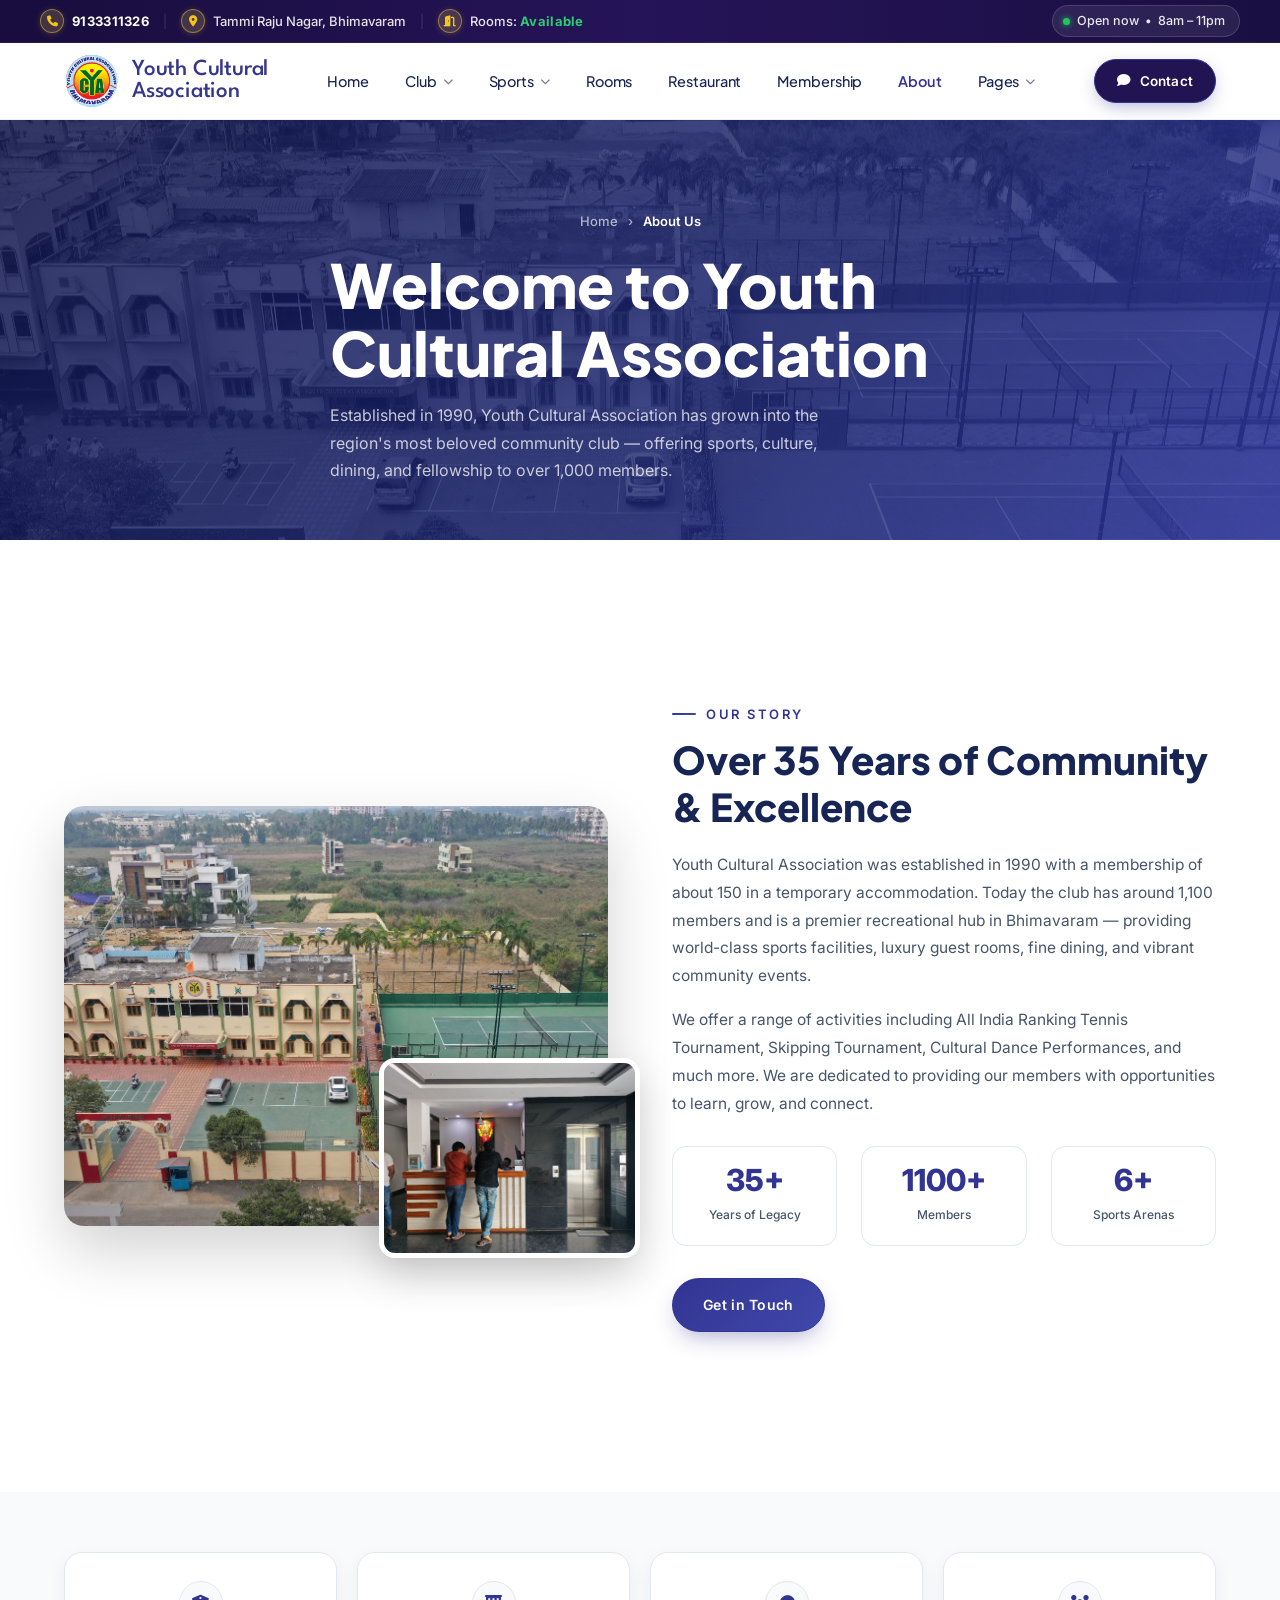
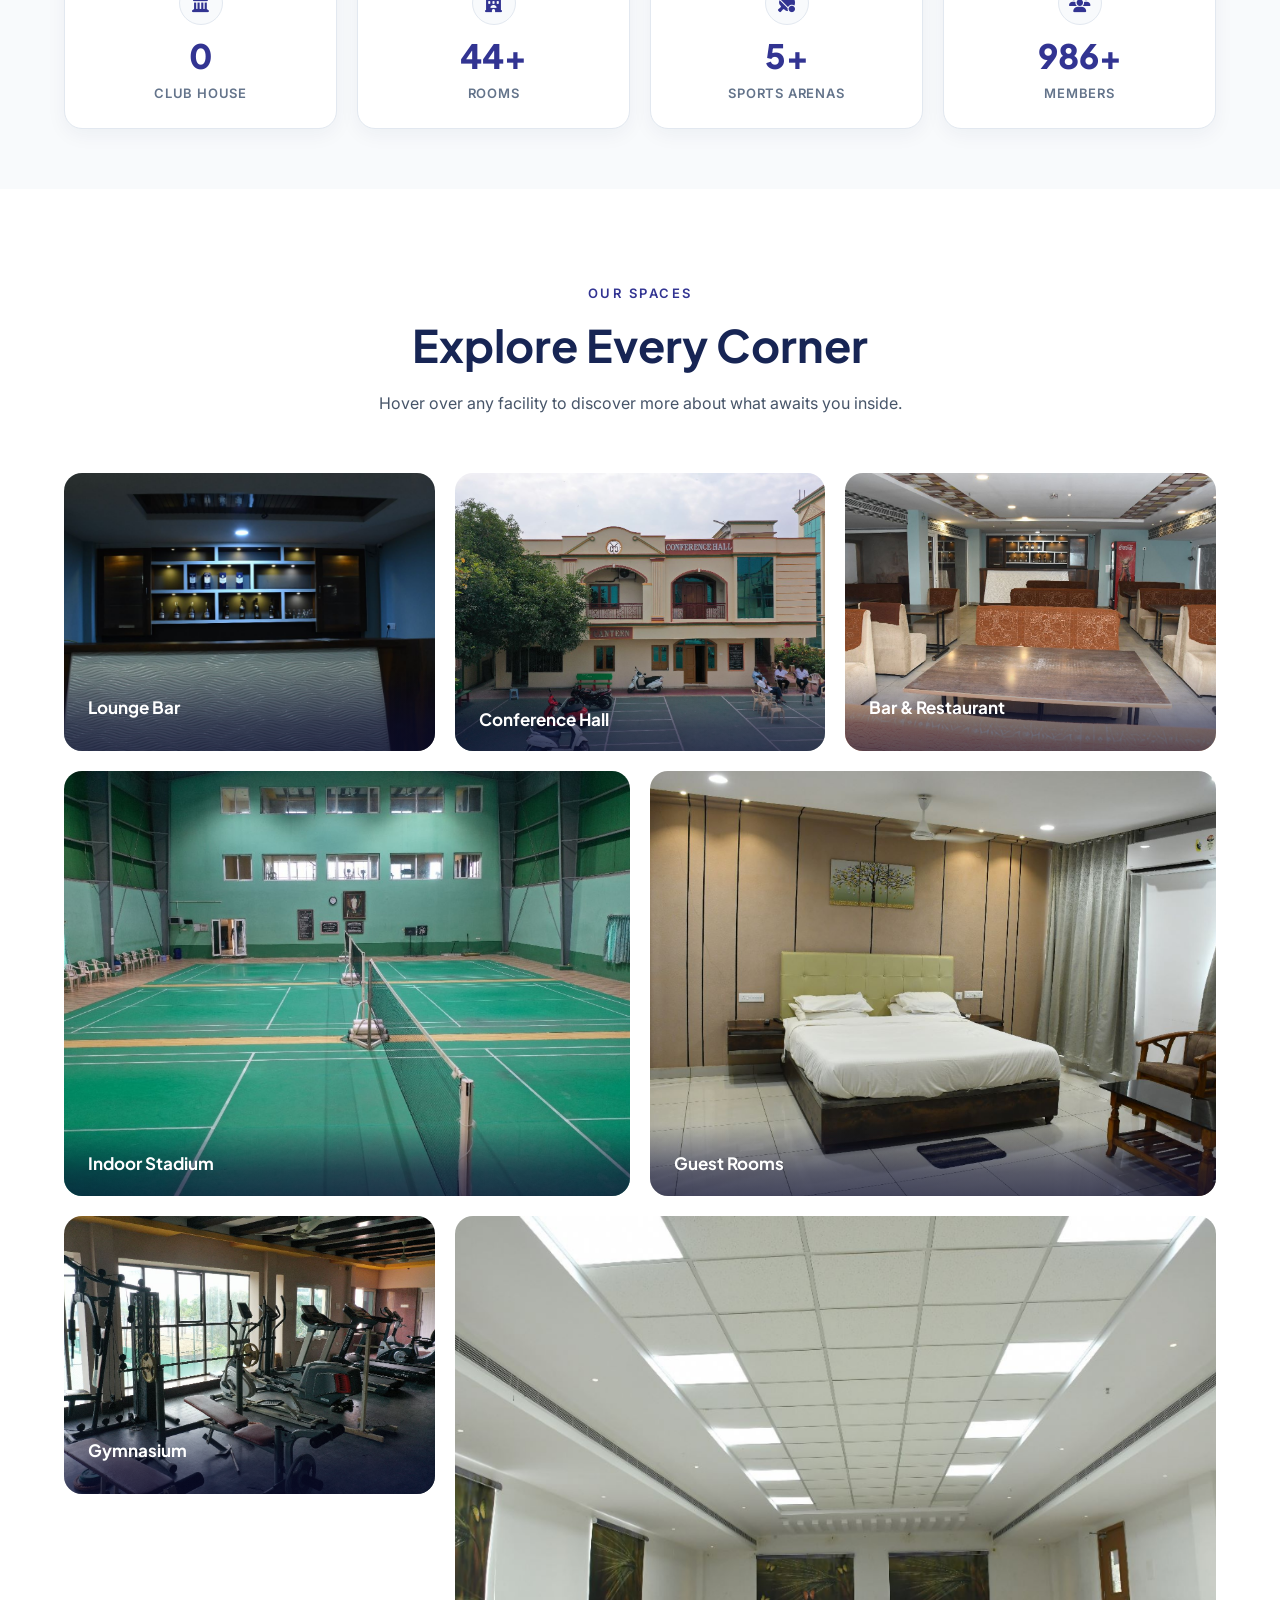
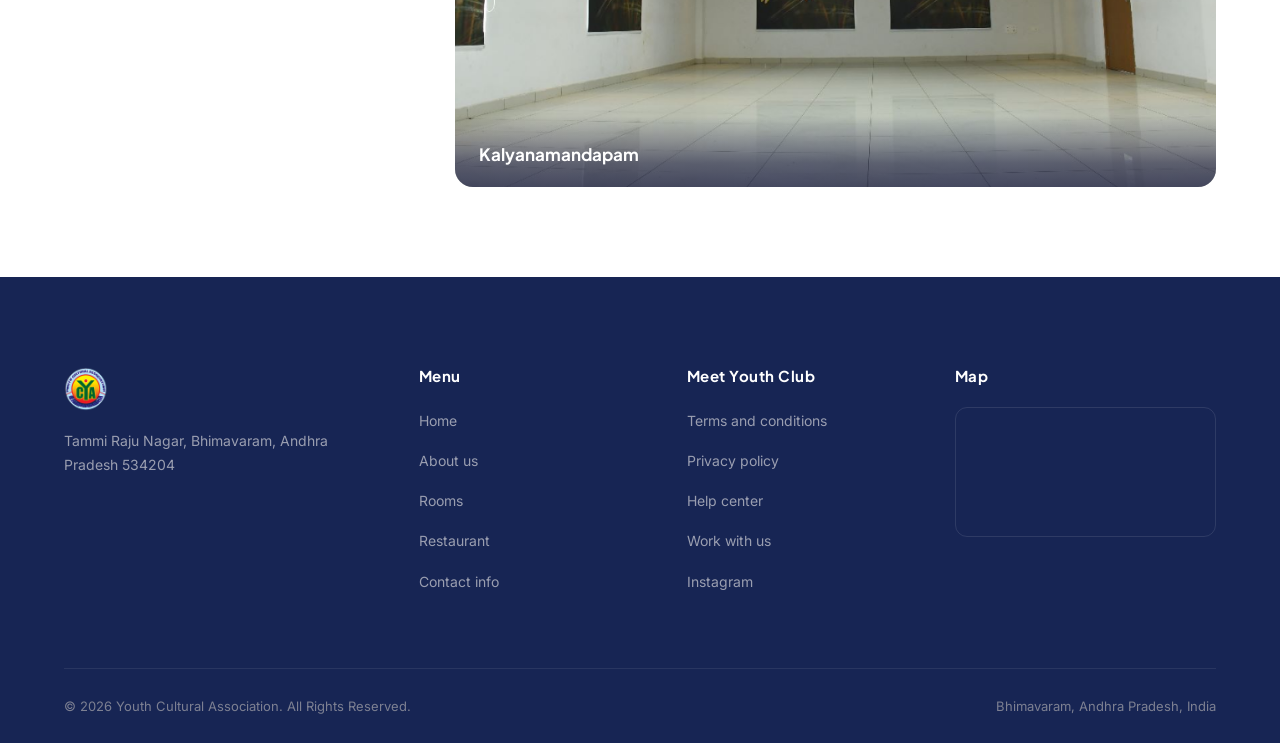
<file: about.html>
<!DOCTYPE html>
<html lang="en">
<head>
<meta charset="UTF-8">
<meta name="viewport" content="width=device-width, initial-scale=1.0">
<title>About &mdash; Youth Cultural Association Bhimavaram</title>
<meta name="description" content="Learn about Youth Cultural Association Bhimavaram &mdash; established 1990, serving 1000+ members with world-class sports, dining, and community facilities.">
<link rel="preconnect" href="https://fonts.googleapis.com">
<link rel="preconnect" href="https://fonts.gstatic.com" crossorigin>
<link href="https://fonts.googleapis.com/css2?family=League+Spartan:wght@500;700&family=Plus+Jakarta+Sans:wght@400;500;600;700;800&family=Inter:wght@400;500;600&display=swap" rel="stylesheet">
<link rel="stylesheet" href="https://cdnjs.cloudflare.com/ajax/libs/font-awesome/6.5.1/css/all.min.css">
<link rel="stylesheet" href="css/style.css">
<style>
/* -- ABOUT PAGE EXTRAS -- */

/* Hero override */
.about-hero{
  position:relative;
  min-height:420px;
  display:flex;
  align-items:flex-end;
  overflow:hidden;
  padding:0;
}
.about-hero-bg{
  position:absolute;
  inset:0;
  background:linear-gradient(135deg,#0d1240 0%,#1b2363 60%,#2d3590 100%);
}
.about-hero-bg::after{
  content:'';
  position:absolute;
  inset:0;
  background:url('images/1.jpg') center/cover no-repeat;
  opacity:0.22;
  mix-blend-mode:luminosity;
}
.about-hero-content{
  position:relative;
  z-index:2;
  width:100%;
  padding:80px 0 56px;
}
.about-hero-content .breadcrumb{
  margin-bottom:18px;
}
.about-hero-content .breadcrumb a,
.about-hero-content .breadcrumb span{
  color:rgba(255,255,255,0.65);
  font-size:13px;
}
.about-hero-content .breadcrumb span:last-child{
  color:#fff;
  font-weight:600;
}
.about-hero-content h1{
  font-size:clamp(2.2rem,5vw,3.8rem);
  color:#fff;
  font-weight:800;
  line-height:1.12;
  margin-bottom:16px;
  max-width:620px;
}
.about-hero-content p{
  color:rgba(255,255,255,0.75);
  font-size:16px;
  max-width:540px;
  line-height:1.7;
}

/* -- ABOUT INTRO SPLIT -- */
.about-intro{
  display:grid;
  grid-template-columns:1fr 1fr;
  gap:64px;
  align-items:center;
  padding:90px 0;
}
.about-intro-images{
  position:relative;
}
.about-intro-images .img-main{
  width:100%;
  height:420px;
  object-fit:cover;
  border-radius:20px;
  display:block;
  box-shadow:0 24px 60px rgba(0,0,0,0.18);
}
.about-intro-images .img-accent{
  position:absolute;
  bottom:-32px;
  right:-32px;
  width:48%;
  height:200px;
  object-fit:cover;
  border-radius:16px;
  border:5px solid #fff;
  box-shadow:0 16px 40px rgba(0,0,0,0.18);
}
.about-intro-text .eyebrow{
  margin-bottom:12px;
}
.about-intro-text h2{
  font-size:clamp(1.8rem,3vw,2.5rem);
  font-weight:800;
  color:var(--heading);
  line-height:1.22;
  margin-bottom:20px;
}
.about-intro-text p{
  font-size:15.5px;
  line-height:1.8;
  color:var(--body);
  margin-bottom:16px;
}
.about-highlights{
  display:flex;
  gap:24px;
  margin:28px 0 32px;
}
.about-highlight{
  flex:1;
  background:var(--surface);
  border-radius:14px;
  padding:18px 16px;
  text-align:center;
  border:1px solid var(--border);
}
.about-highlight strong{
  display:block;
  font-size:1.9rem;
  font-weight:800;
  color:var(--primary);
  line-height:1;
  margin-bottom:5px;
}
.about-highlight span{
  font-size:12px;
  color:var(--body);
  font-weight:500;
}

/* -- FACILITIES CARD GRID -- */
.facilities-section{
  background:var(--surface);
  padding:90px 0;
}
.facilities-grid{
  display:grid;
  grid-template-columns:repeat(3,1fr);
  gap:20px;
  margin-top:48px;
}
/* first row: 3 equal | second row: 2 wider + 1 | last: 1 wide */
.facilities-grid .fc:nth-child(4){ grid-column: span 1; }
.facilities-grid .fc:nth-child(5){ grid-column: span 1; }
.facilities-grid .fc:nth-child(6){ grid-column: span 1; }
/* Override: make row 2 have 2-1 layout */
@media(min-width:769px){
  .facilities-grid{
    grid-template-columns: repeat(6,1fr);
  }
  .facilities-grid .fc:nth-child(1){ grid-column:span 2; }
  .facilities-grid .fc:nth-child(2){ grid-column:span 2; }
  .facilities-grid .fc:nth-child(3){ grid-column:span 2; }
  .facilities-grid .fc:nth-child(4){ grid-column:span 3; }
  .facilities-grid .fc:nth-child(5){ grid-column:span 3; }
  .facilities-grid .fc:nth-child(6){ grid-column:span 2; }
  .facilities-grid .fc:nth-child(7){ grid-column:span 4; }
}

/* Facility card */
.fc{
  position:relative;
  border-radius:18px;
  overflow:hidden;
  cursor:pointer;
  aspect-ratio:4/3;
}
.fc img{
  width:100%;
  height:100%;
  object-fit:cover;
  display:block;
  transition:transform 0.55s cubic-bezier(.25,.46,.45,.94);
}
.fc:hover img{
  transform:scale(1.07);
}
/* Info overlay — slides up on hover */
.fc-info{
  position:absolute;
  bottom:0; left:0; right:0;
  padding:28px 24px 24px;
  background:linear-gradient(to top, rgba(10,12,50,0.92) 0%, rgba(10,12,50,0.55) 60%, transparent 100%);
  transform:translateY(40%);
  transition:transform 0.45s cubic-bezier(.25,.46,.45,.94), background 0.35s;
  display:flex;
  flex-direction:column;
  gap:6px;
}
.fc:hover .fc-info{
  transform:translateY(0);
}
.fc-info h4{
  font-size:17px;
  font-weight:700;
  color:#fff;
  margin:0;
  line-height:1.2;
}
.fc-info p{
  font-size:13px;
  color:rgba(255,255,255,0.8);
  margin:0;
  line-height:1.5;
  opacity:0;
  transform:translateY(8px);
  transition:opacity 0.3s 0.08s, transform 0.3s 0.08s;
}
.fc:hover .fc-info p{
  opacity:1;
  transform:translateY(0);
}
.fc-tag{
  position:absolute;
  top:14px; left:14px;
  background:rgba(255,255,255,0.95);
  backdrop-filter:blur(6px);
  padding:5px 12px;
  border-radius:20px;
  font-size:11px;
  font-weight:700;
  color:var(--heading);
  text-transform:uppercase;
  letter-spacing:0.06em;
  opacity:0;
  transform:translateY(-6px);
  transition:opacity 0.35s, transform 0.35s;
  pointer-events:none;
}
.fc:hover .fc-tag{
  opacity:1;
  transform:translateY(0);
}
/* Name always visible at bottom */
.fc-name{
  display:none;
}

/* Responsive */
@media(max-width:991px){
  .about-intro{ grid-template-columns:1fr; gap:40px; }
  .about-intro-images .img-accent{ right:-16px; bottom:-16px; width:44%; height:160px; }
  .facilities-grid{
    grid-template-columns:repeat(2,1fr) !important;
  }
  .facilities-grid .fc{ grid-column:span 1 !important; }
}
@media(max-width:640px){
  .facilities-grid{
    grid-template-columns:1fr !important;
  }
  .fc-info{ transform:translateY(0); }
  .fc-info p{ opacity:1; transform:translateY(0); }
  .fc-name{ opacity:0; }
  .fc-tag{ opacity:1; transform:translateY(0); }
}
</style>
</head>
<body>
<div id="loadingOverlay" style="position:fixed;top:0;left:0;width:100%;height:100%;background:#FFFFFF;display:flex;flex-direction:column;align-items:center;justify-content:center;z-index:9999;transition:opacity 0.4s ease;">
  <video src="videos/Logo Loading.webm" autoplay muted loop playsinline style="max-width:150px;height:auto;"></video>
  <video src="videos/Loading Bar.mp4" autoplay muted loop playsinline style="max-width:150px;height:auto;margin-top:12px;"></video>
</div>
<script>
  (function() {
    const isReload = (performance.getEntriesByType && performance.getEntriesByType('navigation')[0]?.type === 'reload') || (performance.navigation && performance.navigation.type === 1);
    const isInternal = document.referrer && document.referrer.startsWith(window.location.origin);
    if (!isReload && isInternal) {
      document.getElementById('loadingOverlay').style.display = 'none';
    }
  })();
</script>

<!-- TOPBAR -->
<div class="topbar">
  <div class="topbar-inner">
    <div class="topbar-left">
      <a href="tel:+919133311326" class="topbar-item">
        <span class="topbar-icon-badge"><i class="fa-solid fa-phone"></i></span>
        <strong>9133311326</strong>
      </a>
      <span class="topbar-sep">|</span>
      <a href="https://maps.google.com/?q=Tammi+Raju+Nagar+Bhimavaram" class="topbar-item" target="_blank" rel="noopener">
        <span class="topbar-icon-badge"><i class="fa-solid fa-location-dot"></i></span>
        <span>Tammi Raju Nagar, Bhimavaram</span>
      </a>
      <span class="topbar-sep">|</span>
      <span class="topbar-item">
        <span class="topbar-icon-badge"><i class="fa-solid fa-door-open"></i></span>
        <span>Rooms: <strong style="color:#2ecc71;">Available</strong></span>
      </span>
    </div>
    <div class="topbar-right">
      <div class="topbar-open">
        <span class="topbar-dot"></span>
        <span>Open now &nbsp;&bull;&nbsp; 8am &ndash; 11pm</span>
      </div>
    </div>
  </div>
</div>

<header class="navbar" id="mainNav">
  <div class="container">
    <a href="index.html" class="logo" style="display:flex;align-items:center;gap:12px;">
      <img src="images/logo.png" alt="Youth Cultural Association Bhimavaram">
      <span style="display:flex;flex-direction:column;line-height:0.95;">
        <strong style="color:#34378B;font-size:clamp(16px,1.8vw,23px);font-family:'League Spartan',sans-serif;font-weight:500;letter-spacing:-0.2px;text-transform:none;">Youth Cultural</strong>
        <strong style="color:#34378B;font-size:clamp(16px,1.8vw,23px);font-family:'League Spartan',sans-serif;font-weight:500;letter-spacing:-0.2px;text-transform:none;">Association</strong>
      </span>
    </a>
    <nav>
      <ul class="nav-links">
        <li><a href="index.html">Home</a></li>
        <li class="dropdown"><a href="about.html">Club <i class="fa-solid fa-chevron-down nav-arrow"></i></a>
          <div class="dropdown-menu">
            <a href="club-committee.html">              <span class="dropdown-icon"><i class="fa-solid fa-users-gear"></i></span>
              <span class="dropdown-text"><span class="dropdown-title">Club Committee</span></span>
            </a>
            <a href="about.html">
              <span class="dropdown-icon"><i class="fa-solid fa-building-columns"></i></span>
              <span class="dropdown-text"><span class="dropdown-title">Club Secretariat</span></span>
            </a>
          </div>
        </li>
        <li class="dropdown"><a href="index.html#sports">Sports <i class="fa-solid fa-chevron-down nav-arrow"></i></a>
          <div class="dropdown-menu dropdown-grid">
            <a href="index.html#sports">
              <span class="dropdown-icon"><i class="fa-solid fa-baseball"></i></span>
              <span class="dropdown-text"><span class="dropdown-title">Tennis</span></span>
              <span class="dropdown-badge">Courts</span>
            </a>
            <a href="index.html#sports">
              <span class="dropdown-icon"><i class="fa-solid fa-dumbbell"></i></span>
              <span class="dropdown-text"><span class="dropdown-title">Gym</span></span>
              <span class="dropdown-badge">Fitness</span>
            </a>
            <a href="index.html#sports">
              <span class="dropdown-icon"><i class="fa-solid fa-feather"></i></span>
              <span class="dropdown-text"><span class="dropdown-title">Shuttle</span></span>
            </a>
            <a href="index.html#sports">
              <span class="dropdown-icon"><i class="fa-solid fa-table-tennis-paddle-ball"></i></span>
              <span class="dropdown-text"><span class="dropdown-title">Table Tennis</span></span>
            </a>
            <a href="index.html#sports">
              <span class="dropdown-icon"><i class="fa-solid fa-circle-dot"></i></span>
              <span class="dropdown-text"><span class="dropdown-title">Billiards</span></span>
            </a>
            <a href="index.html#sports">
              <span class="dropdown-icon"><i class="fa-solid fa-volleyball"></i></span>
              <span class="dropdown-text"><span class="dropdown-title">Volley Ball</span></span>
            </a>
          </div>
        </li>
        <li><a href="rooms.html">Rooms</a></li>
        <li><a href="restaurant.html">Restaurant</a></li>
        <li><a href="membership.html">Membership</a></li>
        <li class="active"><a href="about.html">About</a></li>
        <li class="dropdown"><a href="#">Pages <i class="fa-solid fa-chevron-down nav-arrow"></i></a>
          <div class="dropdown-menu">
            <a href="gallery.html">
              <span class="dropdown-icon"><i class="fa-solid fa-images"></i></span>
              <span class="dropdown-text"><span class="dropdown-title">Gallery</span></span>
            </a>
            <a href="events.html"><span class="dropdown-icon"><i class="fa-solid fa-calendar-check"></i></span>
              <span class="dropdown-text"><span class="dropdown-title">Events</span></span>
            </a>
            <a href="affiliations.html"><span class="dropdown-icon"><i class="fa-solid fa-handshake"></i></span>
              <span class="dropdown-text"><span class="dropdown-title">Affiliations</span></span>
            </a>
            <a href="contact.html">
              <span class="dropdown-icon"><i class="fa-solid fa-envelope"></i></span>
              <span class="dropdown-text"><span class="dropdown-title">Contact</span></span>
            </a>
          </div>
        </li>
      </ul>
    </nav>
    <div class="nav-actions">
      <a href="https://wa.me/+917207080232" class="btn btn-primary nav-book" target="_blank" rel="noopener"><i class="fa-solid fa-comment"></i> Contact</a>
      <button class="nav-toggle" aria-label="Menu"><span></span><span></span><span></span></button>
    </div>
  </div>
</header>

<!-- ABOUT HERO -->
<div class="about-hero">
  <div class="about-hero-bg"></div>
  <div class="container">
    <div class="about-hero-content">
      <div class="breadcrumb"><a href="index.html">Home</a><span>&#8250;</span><span>About Us</span></div>
      <h1>Welcome to Youth Cultural Association</h1>
      <p>Established in 1990, Youth Cultural Association has grown into the region's most beloved community club &mdash; offering sports, culture, dining, and fellowship to over 1,000 members.</p>
    </div>
  </div>
</div>

<!-- ABOUT INTRO SPLIT -->
<section>
  <div class="container">
    <div class="about-intro">
      <div class="about-intro-images reveal">
        <img class="img-main" src="images/1.jpg" alt="Youth Cultural Association aerial view">
        <img class="img-accent" src="images/ycaimg2.jpg" alt="Reception at Youth Club">
      </div>
      <div class="about-intro-text reveal reveal-delay-1">
        <span class="eyebrow">Our Story</span>
        <h2>Over 35 Years of Community &amp; Excellence</h2>
        <p>Youth Cultural Association was established in 1990 with a membership of about 150 in a temporary accommodation. Today the club has around 1,100 members and is a premier recreational hub in Bhimavaram &mdash; providing world-class sports facilities, luxury guest rooms, fine dining, and vibrant community events.</p>
        <p>We offer a range of activities including All India Ranking Tennis Tournament, Skipping Tournament, Cultural Dance Performances, and much more. We are dedicated to providing our members with opportunities to learn, grow, and connect.</p>
        <div class="about-highlights">
          <div class="about-highlight">
            <strong>35+</strong>
            <span>Years of Legacy</span>
          </div>
          <div class="about-highlight">
            <strong>1100+</strong>
            <span>Members</span>
          </div>
          <div class="about-highlight">
            <strong>6+</strong>
            <span>Sports Arenas</span>
          </div>
        </div>
        <a href="contact.html" class="btn btn-primary">Get in Touch</a>
      </div>
    </div>
  </div>
</section>

<!-- STATS -->
<section class="stats-section">
  <div class="container">
    <div class="stats-grid">
      <div class="stat-card reveal">
        <div class="stat-icon-box"><i class="fa-solid fa-building-columns"></i></div>
        <div class="stat-num" data-count="1">0</div>
        <div class="stat-label">Club House</div>
      </div>
      <div class="stat-card reveal reveal-delay-1">
        <div class="stat-icon-box"><i class="fa-solid fa-hotel"></i></div>
        <div class="stat-num" data-count="50" data-suffix="+">0</div>
        <div class="stat-label">Rooms</div>
      </div>
      <div class="stat-card reveal reveal-delay-2">
        <div class="stat-icon-box"><i class="fa-solid fa-table-tennis-paddle-ball"></i></div>
        <div class="stat-num" data-count="6" data-suffix="+">0</div>
        <div class="stat-label">Sports Arenas</div>
      </div>
      <div class="stat-card reveal reveal-delay-3">
        <div class="stat-icon-box"><i class="fa-solid fa-users"></i></div>
        <div class="stat-num" data-count="1100" data-suffix="+">0</div>
        <div class="stat-label">Members</div>
      </div>
    </div>
  </div>
</section>

<!-- FACILITIES CARD GRID -->
<section class="facilities-section">
  <div class="container">
    <div class="section-head center reveal">
      <span class="eyebrow" style="margin:0 auto 14px;padding-left:0;">Our Spaces</span>
      <h2 style="font-size:clamp(2rem,3.6vw,2.8rem);margin-bottom:18px;">Explore Every Corner</h2>
      <p>Hover over any facility to discover more about what awaits you inside.</p>
    </div>

    <div class="facilities-grid">

      <!-- 1: Lounge Bar -->
      <div class="fc reveal">
        <img src="images/lounge-bar.jpg" alt="Lounge Bar">
        <div class="fc-tag">Signature</div>
        <div class="fc-name">Lounge Bar</div>
        <div class="fc-info">
          <h4>Lounge Bar</h4>
          <p>Unwind with premium drinks and a relaxed atmosphere. Our lounge bar is the perfect spot for members to socialise.</p>
        </div>
      </div>

      <!-- 2: Conference Hall -->
      <div class="fc reveal reveal-delay-1">
        <img src="images/ycaimg12.jpg" alt="Conference Hall">
        <div class="fc-tag">Events</div>
        <div class="fc-name">Conference Hall</div>
        <div class="fc-info">
          <h4>Conference Hall</h4>
          <p>A fully equipped hall ideal for official meetings, seminars, corporate events, and club gatherings.</p>
        </div>
      </div>

      <!-- 3: Restaurant -->
      <div class="fc reveal reveal-delay-2">
        <img src="images/ycaimg6.jpg" alt="Restaurant">
        <div class="fc-tag">Dining</div>
        <div class="fc-name">Restaurant</div>
        <div class="fc-info">
          <h4>Bar &amp; Restaurant</h4>
          <p>Savour fresh, flavourful cuisine with a menu crafted for every palate. Open daily for members and guests.</p>
        </div>
      </div>

      <!-- 4: Game Zone (wider) -->
      <div class="fc reveal">
        <img src="images/game-zone.jpg" alt="Game Zone">
        <div class="fc-tag">Sports</div>
        <div class="fc-name">Indoor Stadium</div>
        <div class="fc-info">
          <h4>Indoor Stadium</h4>
          <p>State-of-the-art indoor sports complex housing badminton, table tennis, billiards and more for year-round play.</p>
        </div>
      </div>

      <!-- 5: Rooms (wider) -->
      <div class="fc reveal reveal-delay-1">
        <img src="images/room-deluxe.jpg" alt="Rooms">
        <div class="fc-tag">Stay</div>
        <div class="fc-name">Guest Rooms</div>
        <div class="fc-info">
          <h4>Guest Rooms</h4>
          <p>Comfortable, well-appointed rooms available for members and their guests &mdash; Deluxe, Standard, and Suite categories.</p>
        </div>
      </div>

      <!-- 6: Gym -->
      <div class="fc reveal reveal-delay-2">
        <img src="images/ycaimg11.jpg" alt="Gym">
        <div class="fc-tag">Fitness</div>
        <div class="fc-name">Gym</div>
        <div class="fc-info">
          <h4>Gymnasium</h4>
          <p>Modern fitness equipment in a spacious, well-lit gym to help you stay active and healthy all year long.</p>
        </div>
      </div>

      <!-- 7: Kalyanamandapam (full width) -->
      <div class="fc reveal">
        <img src="images/kalyanamandapam.jpg" alt="Kalyanamandapam">
        <div class="fc-tag">Celebrations</div>
        <div class="fc-name">Kalyanamandapam</div>
        <div class="fc-info">
          <h4>Kalyanamandapam</h4>
          <p>A grand hall for weddings, receptions, and large-scale cultural celebrations &mdash; accommodating hundreds of guests with elegance.</p>
        </div>
      </div>

    </div>
  </div>
</section>

<!-- FOOTER -->
<footer>
  <div class="container">
    <div class="footer-grid">
      <div class="footer-col">
        <a href="index.html" class="footer-logo">
          <img src="images/logo.png" alt="Youth Cultural Association Logo">
        </a>
        <p>Tammi Raju Nagar, Bhimavaram, Andhra Pradesh 534204</p>
        <div class="dot-socials">
          <span></span><span></span><span></span><span></span><span></span>
        </div>
      </div>
      <div class="footer-col">
        <h4>Menu</h4>
        <ul>
          <li><a href="index.html">Home</a></li>
          <li><a href="about.html">About us</a></li>
          <li><a href="rooms.html">Rooms</a></li>
          <li><a href="restaurant.html">Restaurant</a></li>
          <li><a href="contact.html">Contact info</a></li>
        </ul>
      </div>
      <div class="footer-col">
        <h4>Meet Youth Club</h4>
        <ul>
          <li><a href="#">Terms and conditions</a></li>
          <li><a href="#">Privacy policy</a></li>
          <li><a href="#">Help center</a></li>
          <li><a href="#">Work with us</a></li>
          <li><a href="#">Instagram</a></li>
        </ul>
      </div>
      <div class="footer-col">
        <h4>Map</h4>
        <div class="footer-map">
          <iframe src="https://maps.google.com/maps?q=Youth+Cultural+Club+Bhimavaram+Andhra+Pradesh&output=embed&z=15" loading="lazy" title="Youth Cultural Club Location"></iframe>
        </div>
      </div>
    </div>
    <div class="footer-bottom">
      <span>&copy; 2026 Youth Cultural Association. All Rights Reserved.</span>
      <span>Bhimavaram, Andhra Pradesh, India</span>
    </div>
  </div>
</footer>

<button class="back-to-top" aria-label="Back to top"><i class="fa-solid fa-arrow-up"></i></button>
<script src="js/script.js"></script>
<script>
  (function() {
    const overlay = document.getElementById('loadingOverlay');
    if (overlay) {
      const isReload = (performance.getEntriesByType && performance.getEntriesByType('navigation')[0]?.type === 'reload') || (performance.navigation && performance.navigation.type === 1);
      const isInternal = document.referrer && document.referrer.startsWith(window.location.origin);
      if (isReload || !isInternal) {
        setTimeout(() => {
          overlay.style.opacity = '0';
          overlay.addEventListener('transitionend', () => overlay.remove());
        }, 1500);
      } else {
        overlay.remove();
      }
    }
  })();
</script>
</body>
</html>
</file>
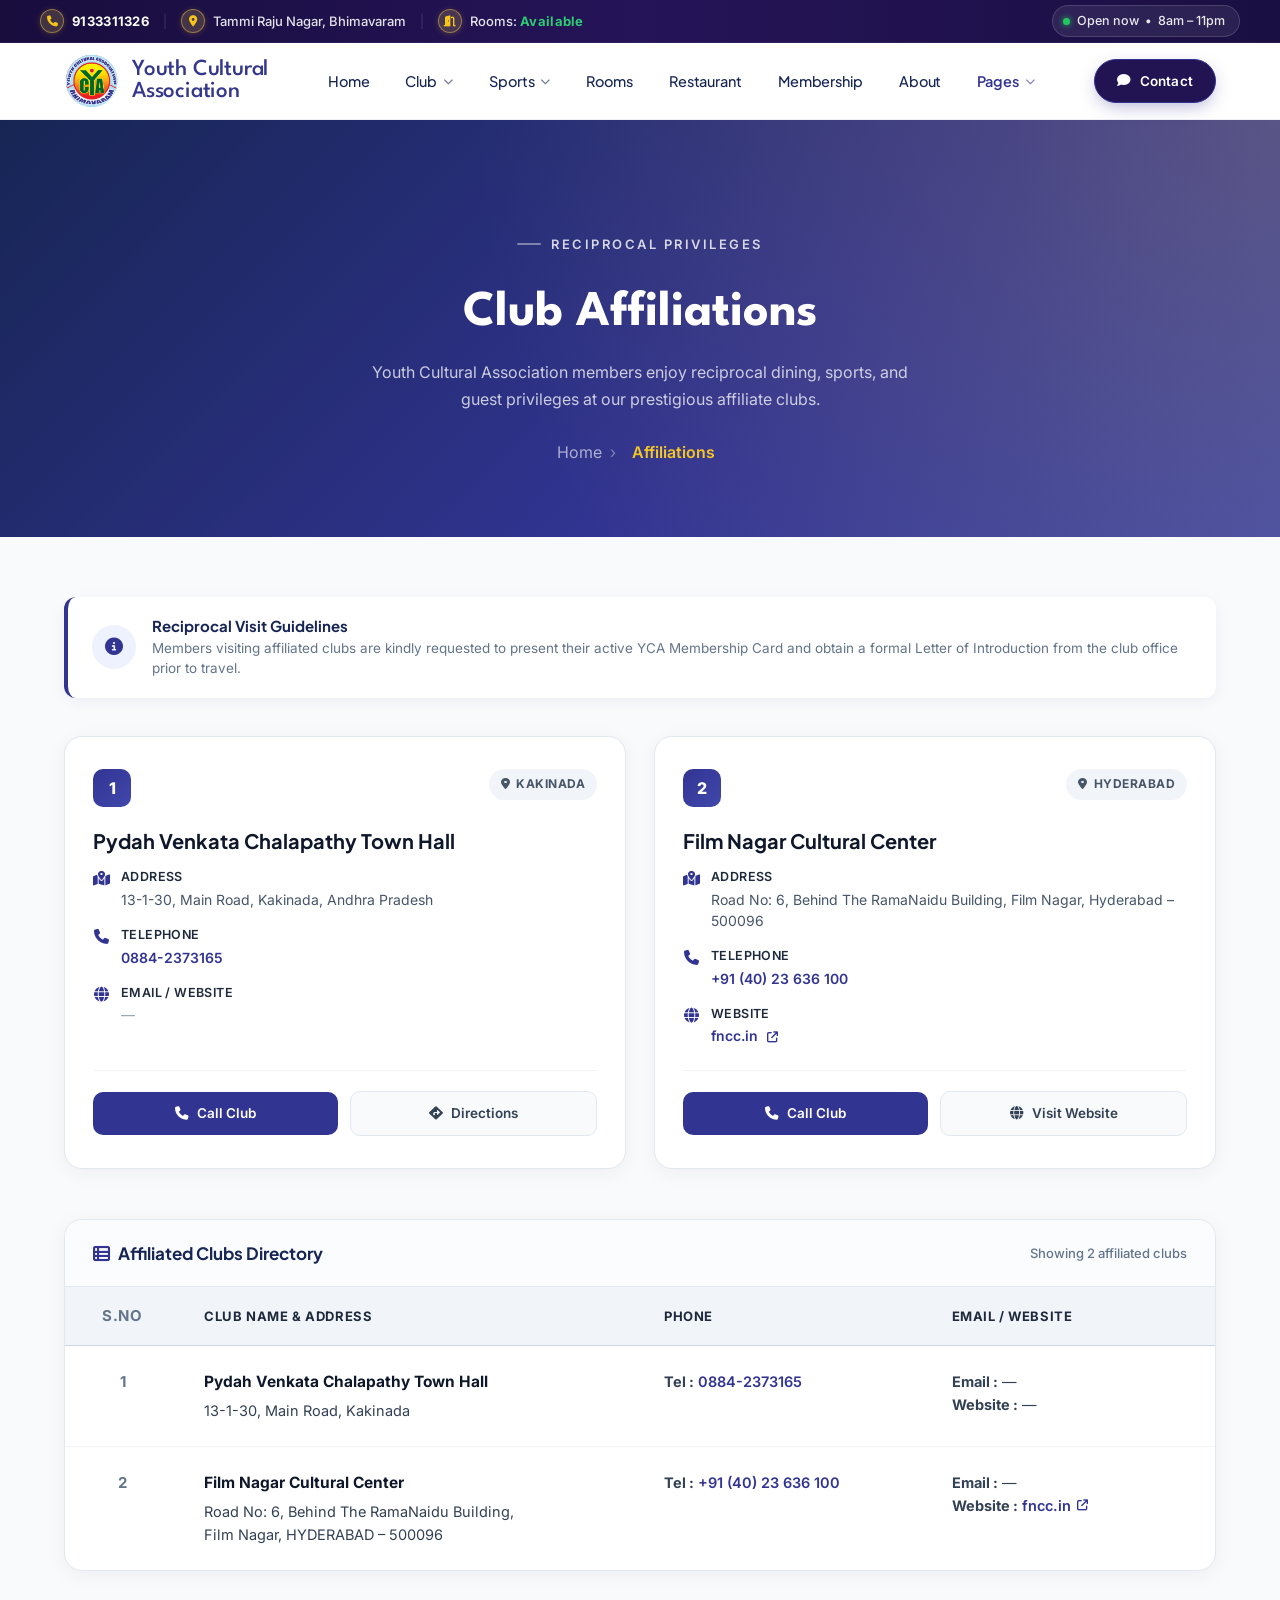
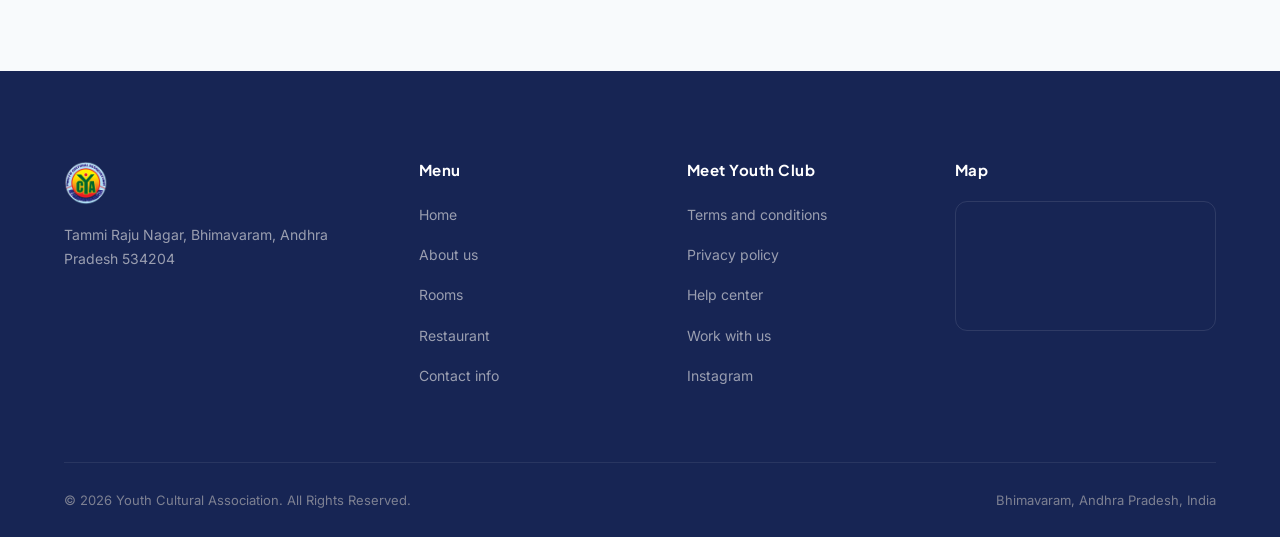
<file: affiliations.html>
<!DOCTYPE html>
<html lang="en">
<head>
  <meta charset="UTF-8">
  <meta name="viewport" content="width=device-width, initial-scale=1.0">
  <title>Affiliations — Youth Cultural Association Bhimavaram</title>
  <meta name="description" content="Affiliated and reciprocal clubs of Youth Cultural Association Bhimavaram across Andhra Pradesh and Telangana.">
  <meta name="robots" content="index, follow">
  <link rel="preconnect" href="https://fonts.googleapis.com">
  <link rel="preconnect" href="https://fonts.gstatic.com" crossorigin>
  <link href="https://fonts.googleapis.com/css2?family=League+Spartan:wght@500;700&family=Plus+Jakarta+Sans:wght@400;500;600;700;800&family=Inter:wght@400;500;600&display=swap" rel="stylesheet">
  <link rel="stylesheet" href="https://cdnjs.cloudflare.com/ajax/libs/font-awesome/6.5.1/css/all.min.css">
  <link rel="stylesheet" href="css/style.css">
  <style>
    /* ── HERO ── */
    .aff-hero {
      background: linear-gradient(135deg, #172554 0%, #323492 60%, #4048AB 100%);
      padding: 110px 0 70px;
      text-align: center;
      position: relative;
      overflow: hidden;
    }
    .aff-hero::before {
      content: '';
      position: absolute;
      inset: 0;
      background: radial-gradient(circle at top right, rgba(243,198,35,0.18), transparent 60%);
      pointer-events: none;
    }
    .aff-hero .container { position: relative; z-index: 1; }
    .aff-hero .eyebrow { color: rgba(255,255,255,.8); }
    .aff-hero .eyebrow::before { background: rgba(255,255,255,.4); }
    .aff-hero h1 {
      color: #fff;
      font-size: clamp(30px, 4.5vw, 50px);
      margin: 14px 0 16px;
      font-family: 'League Spartan', sans-serif;
      font-weight: 700;
    }
    .aff-hero p {
      color: rgba(255,255,255,.75);
      font-size: 16px;
      max-width: 580px;
      margin: 0 auto 26px;
    }
    .breadcrumb-light a { color: rgba(255,255,255,.6); text-decoration: none; transition: color .2s; }
    .breadcrumb-light a:hover { color: #fff; }
    .breadcrumb-light span { color: rgba(255,255,255,.4); margin: 0 8px; }
    .breadcrumb-light .current { color: #F3C623; font-weight: 600; }

    /* ── SECTION ── */
    .aff-section {
      padding: 60px 0 100px;
      background: #F8FAFC;
    }

    /* Reciprocal Notice Bar */
    .aff-notice {
      background: #FFFFFF;
      border-left: 4px solid #323492;
      border-radius: 12px;
      padding: 20px 24px;
      box-shadow: 0 4px 16px rgba(23,37,84,0.05);
      display: flex;
      align-items: center;
      gap: 16px;
      margin-bottom: 38px;
    }
    .aff-notice-icon {
      width: 44px;
      height: 44px;
      border-radius: 50%;
      background: #EEF2FF;
      color: #323492;
      display: flex;
      align-items: center;
      justify-content: center;
      font-size: 18px;
      flex-shrink: 0;
    }
    .aff-notice-text h4 {
      font-size: 15px;
      font-weight: 700;
      color: #172554;
      margin-bottom: 3px;
    }
    .aff-notice-text p {
      font-size: 13.5px;
      color: #64748B;
      line-height: 1.5;
      margin: 0;
    }

    /* ── CARDS GRID ── */
    .aff-cards-grid {
      display: grid;
      grid-template-columns: repeat(auto-fit, minmax(360px, 1fr));
      gap: 28px;
      margin-bottom: 50px;
    }

    .aff-card {
      background: #FFFFFF;
      border-radius: 18px;
      border: 1px solid #E2E8F0;
      box-shadow: 0 4px 20px rgba(15, 23, 42, 0.05);
      padding: 32px 28px;
      display: flex;
      flex-direction: column;
      position: relative;
      transition: transform 0.3s ease, box-shadow 0.3s ease, border-color 0.3s ease;
    }
    .aff-card:hover {
      transform: translateY(-4px);
      box-shadow: 0 16px 36px rgba(23, 37, 84, 0.09);
      border-color: #CBD5E1;
    }

    .aff-card-header {
      display: flex;
      align-items: flex-start;
      justify-content: space-between;
      margin-bottom: 20px;
      gap: 12px;
    }

    .aff-sno-badge {
      width: 38px;
      height: 38px;
      border-radius: 10px;
      background: linear-gradient(135deg, #323492, #4048AB);
      color: #fff;
      display: flex;
      align-items: center;
      justify-content: center;
      font-weight: 800;
      font-size: 16px;
      flex-shrink: 0;
    }

    .aff-city-tag {
      background: #F1F5F9;
      color: #475569;
      padding: 5px 12px;
      border-radius: 20px;
      font-size: 12px;
      font-weight: 700;
      text-transform: uppercase;
      letter-spacing: 0.5px;
      display: inline-flex;
      align-items: center;
      gap: 6px;
    }

    .aff-club-name {
      font-size: 20px;
      font-weight: 700;
      color: #0F172A;
      line-height: 1.35;
      margin-bottom: 14px;
      font-family: 'Plus Jakarta Sans', sans-serif;
    }

    .aff-meta-list {
      list-style: none;
      padding: 0;
      margin: 0 0 24px 0;
      display: flex;
      flex-direction: column;
      gap: 16px;
      flex-grow: 1;
    }

    .aff-meta-item {
      display: flex;
      align-items: flex-start;
      gap: 12px;
      font-size: 14px;
      color: #475569;
      line-height: 1.5;
    }

    .aff-meta-item i {
      color: #323492;
      font-size: 15px;
      margin-top: 3px;
      flex-shrink: 0;
      width: 16px;
      text-align: center;
    }

    .aff-meta-item strong {
      color: #1E293B;
      font-weight: 600;
      display: block;
      margin-bottom: 2px;
      font-size: 12.5px;
      text-transform: uppercase;
      letter-spacing: 0.4px;
    }

    .aff-actions {
      display: flex;
      align-items: center;
      gap: 12px;
      padding-top: 20px;
      border-top: 1px solid #F1F5F9;
      margin-top: auto;
    }

    .aff-action-btn {
      flex: 1;
      display: inline-flex;
      align-items: center;
      justify-content: center;
      gap: 8px;
      padding: 10px 16px;
      border-radius: 10px;
      font-size: 13.5px;
      font-weight: 600;
      text-decoration: none;
      transition: all 0.2s ease;
    }

    .aff-action-btn.primary {
      background: #323492;
      color: #FFFFFF;
    }
    .aff-action-btn.primary:hover {
      background: #252875;
    }

    .aff-action-btn.outline {
      background: #F8FAFC;
      color: #334155;
      border: 1px solid #E2E8F0;
    }
    .aff-action-btn.outline:hover {
      background: #EDF2F7;
      border-color: #CBD5E1;
      color: #0F172A;
    }

    /* ── EXACT DIRECTORY TABLE (Styled beautifully) ── */
    .aff-table-wrapper {
      background: #FFFFFF;
      border-radius: 18px;
      box-shadow: 0 4px 20px rgba(15, 23, 42, 0.05);
      border: 1px solid #E2E8F0;
      overflow: hidden;
    }

    .aff-table-header {
      padding: 22px 28px;
      border-bottom: 1px solid #E2E8F0;
      display: flex;
      align-items: center;
      justify-content: space-between;
      flex-wrap: wrap;
      gap: 12px;
      background: #FAFCFE;
    }

    .aff-table-header h3 {
      font-size: 17px;
      font-weight: 700;
      color: #172554;
      display: flex;
      align-items: center;
      gap: 8px;
    }

    .aff-table-header span {
      font-size: 13px;
      color: #64748B;
      font-weight: 500;
    }

    .aff-table {
      width: 100%;
      border-collapse: collapse;
      text-align: left;
    }

    .aff-table th {
      background: #F1F5F9;
      color: #1E293B;
      font-size: 13px;
      font-weight: 700;
      text-transform: uppercase;
      letter-spacing: 0.6px;
      padding: 16px 24px;
      border-bottom: 1px solid #CBD5E1;
    }

    .aff-table td {
      padding: 24px;
      border-bottom: 1px solid #F1F5F9;
      font-size: 14.5px;
      color: #334155;
      vertical-align: top;
      line-height: 1.6;
    }

    .aff-table tr:last-child td {
      border-bottom: none;
    }

    .aff-table tr:hover td {
      background: #F8FAFC;
    }

    .aff-table .col-sno {
      width: 80px;
      text-align: center;
      font-weight: 700;
      color: #64748B;
      font-size: 15px;
    }

    .aff-table .col-name {
      width: 40%;
    }

    .aff-table .col-name strong {
      display: block;
      color: #0F172A;
      font-size: 15.5px;
      font-weight: 700;
      margin-bottom: 4px;
    }

    .aff-table .col-phone {
      width: 25%;
    }

    .aff-table .col-web {
      width: 25%;
    }

    .table-link {
      color: #323492;
      text-decoration: none;
      font-weight: 600;
      display: inline-flex;
      align-items: center;
      gap: 6px;
    }
    .table-link:hover {
      text-decoration: underline;
    }

    @media (max-width: 768px) {
      .aff-table-wrapper {
        overflow-x: auto;
      }
      .aff-table {
        min-width: 650px;
      }
      .aff-cards-grid {
        grid-template-columns: 1fr;
      }
    }
  </style>
</head>
<body>

<div id="loadingOverlay" style="position:fixed;top:0;left:0;width:100%;height:100%;background:#FFFFFF;display:flex;flex-direction:column;align-items:center;justify-content:center;z-index:9999;transition:opacity 0.4s ease;">
  <video src="videos/Logo Loading.webm" autoplay muted loop playsinline style="max-width:150px;height:auto;"></video>
  <video src="videos/Loading Bar.mp4" autoplay muted loop playsinline style="max-width:150px;height:auto;margin-top:12px;"></video>
</div>
<script>
  (function() {
    const isReload = (performance.getEntriesByType && performance.getEntriesByType('navigation')[0]?.type === 'reload') || (performance.navigation && performance.navigation.type === 1);
    const isInternal = document.referrer && document.referrer.startsWith(window.location.origin);
    if (!isReload && isInternal) { document.getElementById('loadingOverlay').style.display = 'none'; }
  })();
</script>

<!-- TOPBAR -->
<div class="topbar">
  <div class="topbar-inner">
    <div class="topbar-left">
      <a href="tel:+919133311326" class="topbar-item">
        <span class="topbar-icon-badge"><i class="fa-solid fa-phone"></i></span>
        <strong>9133311326</strong>
      </a>
      <span class="topbar-sep">|</span>
      <a href="https://maps.google.com/?q=Tammi+Raju+Nagar+Bhimavaram" class="topbar-item" target="_blank" rel="noopener">
        <span class="topbar-icon-badge"><i class="fa-solid fa-location-dot"></i></span>
        <span>Tammi Raju Nagar, Bhimavaram</span>
      </a>
      <span class="topbar-sep">|</span>
      <span class="topbar-item">
        <span class="topbar-icon-badge"><i class="fa-solid fa-door-open"></i></span>
        <span>Rooms: <strong style="color:#2ecc71;">Available</strong></span>
      </span>
    </div>
    <div class="topbar-right">
      <div class="topbar-open">
        <span class="topbar-dot"></span>
        <span>Open now &nbsp;&bull;&nbsp; 8am &ndash; 11pm</span>
      </div>
    </div>
  </div>
</div>

<!-- NAVBAR -->
<header class="navbar" id="mainNav">
  <div class="container">
    <a href="index.html" class="logo" style="display:flex;align-items:center;gap:12px;">
      <img src="images/logo.png" alt="Youth Cultural Association Bhimavaram">
      <span style="display:flex;flex-direction:column;line-height:0.95;">
        <strong style="color:#34378B;font-size:clamp(16px,1.8vw,23px);font-family:'League Spartan',sans-serif;font-weight:500;letter-spacing:-0.2px;text-transform:none;">Youth Cultural</strong>
        <strong style="color:#34378B;font-size:clamp(16px,1.8vw,23px);font-family:'League Spartan',sans-serif;font-weight:500;letter-spacing:-0.2px;text-transform:none;">Association</strong>
      </span>
    </a>
    <nav>
      <ul class="nav-links">
        <li><a href="index.html">Home</a></li>
        <li class="dropdown"><a href="about.html">Club <i class="fa-solid fa-chevron-down nav-arrow"></i></a>
          <div class="dropdown-menu">
            <a href="club-committee.html">
              <span class="dropdown-icon"><i class="fa-solid fa-users-gear"></i></span>
              <span class="dropdown-text"><span class="dropdown-title">Club Committee</span></span>
            </a>
            <a href="about.html">
              <span class="dropdown-icon"><i class="fa-solid fa-building-columns"></i></span>
              <span class="dropdown-text"><span class="dropdown-title">Club Secretariat</span></span>
            </a>
          </div>
        </li>
        <li class="dropdown"><a href="index.html#sports">Sports <i class="fa-solid fa-chevron-down nav-arrow"></i></a>
          <div class="dropdown-menu dropdown-grid">
            <a href="index.html#sports">
              <span class="dropdown-icon"><i class="fa-solid fa-baseball"></i></span>
              <span class="dropdown-text"><span class="dropdown-title">Tennis</span></span>
              <span class="dropdown-badge">Courts</span>
            </a>
            <a href="index.html#sports">
              <span class="dropdown-icon"><i class="fa-solid fa-dumbbell"></i></span>
              <span class="dropdown-text"><span class="dropdown-title">Gym</span></span>
              <span class="dropdown-badge">Fitness</span>
            </a>
            <a href="index.html#sports">
              <span class="dropdown-icon"><i class="fa-solid fa-feather"></i></span>
              <span class="dropdown-text"><span class="dropdown-title">Shuttle</span></span>
            </a>
            <a href="index.html#sports">
              <span class="dropdown-icon"><i class="fa-solid fa-table-tennis-paddle-ball"></i></span>
              <span class="dropdown-text"><span class="dropdown-title">Table Tennis</span></span>
            </a>
            <a href="index.html#sports">
              <span class="dropdown-icon"><i class="fa-solid fa-circle-dot"></i></span>
              <span class="dropdown-text"><span class="dropdown-title">Billiards</span></span>
            </a>
            <a href="index.html#sports">
              <span class="dropdown-icon"><i class="fa-solid fa-volleyball"></i></span>
              <span class="dropdown-text"><span class="dropdown-title">Volley Ball</span></span>
            </a>
          </div>
        </li>
        <li><a href="rooms.html">Rooms</a></li>
        <li><a href="restaurant.html">Restaurant</a></li>
        <li><a href="membership.html">Membership</a></li>
        <li><a href="about.html">About</a></li>
        <li class="dropdown active"><a href="affiliations.html">Pages <i class="fa-solid fa-chevron-down nav-arrow"></i></a>
          <div class="dropdown-menu">
            <a href="gallery.html">
              <span class="dropdown-icon"><i class="fa-solid fa-images"></i></span>
              <span class="dropdown-text"><span class="dropdown-title">Gallery</span></span>
            </a>
            <a href="events.html">
              <span class="dropdown-icon"><i class="fa-solid fa-calendar-check"></i></span>
              <span class="dropdown-text"><span class="dropdown-title">Events</span></span>
            </a>
            <a href="affiliations.html" style="background:#F4F6FD;color:#323492;">
              <span class="dropdown-icon"><i class="fa-solid fa-handshake"></i></span>
              <span class="dropdown-text"><span class="dropdown-title">Affiliations</span></span>
            </a>
            <a href="contact.html">
              <span class="dropdown-icon"><i class="fa-solid fa-envelope"></i></span>
              <span class="dropdown-text"><span class="dropdown-title">Contact</span></span>
            </a>
          </div>
        </li>
      </ul>
    </nav>
    <div class="nav-actions">
      <a href="https://wa.me/+917207080232" class="btn btn-primary nav-book" target="_blank" rel="noopener"><i class="fa-solid fa-comment"></i> Contact</a>
      <button class="nav-toggle" aria-label="Menu"><span></span><span></span><span></span></button>
    </div>
  </div>
</header>

<!-- HERO -->
<div class="aff-hero">
  <div class="container">
    <span class="eyebrow">Reciprocal Privileges</span>
    <h1>Club Affiliations</h1>
    <p>Youth Cultural Association members enjoy reciprocal dining, sports, and guest privileges at our prestigious affiliate clubs.</p>
    <div class="breadcrumb-light">
      <a href="index.html">Home</a><span>&#8250;</span><span class="current">Affiliations</span>
    </div>
  </div>
</div>

<!-- MAIN SECTION -->
<section class="aff-section">
  <div class="container">

    <!-- Notice Bar -->
    <div class="aff-notice">
      <div class="aff-notice-icon">
        <i class="fa-solid fa-circle-info"></i>
      </div>
      <div class="aff-notice-text">
        <h4>Reciprocal Visit Guidelines</h4>
        <p>Members visiting affiliated clubs are kindly requested to present their active YCA Membership Card and obtain a formal Letter of Introduction from the club office prior to travel.</p>
      </div>
    </div>

    <!-- CARDS DISPLAY -->
    <div class="aff-cards-grid">

      <!-- Club 1: Kakinada -->
      <article class="aff-card">
        <div class="aff-card-header">
          <div class="aff-sno-badge">1</div>
          <span class="aff-city-tag"><i class="fa-solid fa-location-dot"></i> Kakinada</span>
        </div>
        <h2 class="aff-club-name">Pydah Venkata Chalapathy Town Hall</h2>
        <ul class="aff-meta-list">
          <li class="aff-meta-item">
            <i class="fa-solid fa-map-location-dot"></i>
            <div>
              <strong>Address</strong>
              13-1-30, Main Road, Kakinada, Andhra Pradesh
            </div>
          </li>
          <li class="aff-meta-item">
            <i class="fa-solid fa-phone"></i>
            <div>
              <strong>Telephone</strong>
              <a href="tel:08842373165" class="table-link">0884-2373165</a>
            </div>
          </li>
          <li class="aff-meta-item">
            <i class="fa-solid fa-globe"></i>
            <div>
              <strong>Email / Website</strong>
              <span style="color:#94A3B8;">&mdash;</span>
            </div>
          </li>
        </ul>
        <div class="aff-actions">
          <a href="tel:08842373165" class="aff-action-btn primary">
            <i class="fa-solid fa-phone"></i> Call Club
          </a>
          <a href="https://maps.google.com/?q=Pydah+Venkata+Chalapathy+Town+Hall+Main+Road+Kakinada" target="_blank" rel="noopener" class="aff-action-btn outline">
            <i class="fa-solid fa-diamond-turn-right"></i> Directions
          </a>
        </div>
      </article>

      <!-- Club 2: Hyderabad -->
      <article class="aff-card">
        <div class="aff-card-header">
          <div class="aff-sno-badge">2</div>
          <span class="aff-city-tag"><i class="fa-solid fa-location-dot"></i> Hyderabad</span>
        </div>
        <h2 class="aff-club-name">Film Nagar Cultural Center</h2>
        <ul class="aff-meta-list">
          <li class="aff-meta-item">
            <i class="fa-solid fa-map-location-dot"></i>
            <div>
              <strong>Address</strong>
              Road No: 6, Behind The RamaNaidu Building, Film Nagar, Hyderabad &ndash; 500096
            </div>
          </li>
          <li class="aff-meta-item">
            <i class="fa-solid fa-phone"></i>
            <div>
              <strong>Telephone</strong>
              <a href="tel:+914023636100" class="table-link">+91 (40) 23 636 100</a>
            </div>
          </li>
          <li class="aff-meta-item">
            <i class="fa-solid fa-globe"></i>
            <div>
              <strong>Website</strong>
              <a href="https://fncc.in" target="_blank" rel="noopener" class="table-link">
                fncc.in <i class="fa-solid fa-arrow-up-right-from-square" style="font-size:11px;"></i>
              </a>
            </div>
          </li>
        </ul>
        <div class="aff-actions">
          <a href="tel:+914023636100" class="aff-action-btn primary">
            <i class="fa-solid fa-phone"></i> Call Club
          </a>
          <a href="https://fncc.in" target="_blank" rel="noopener" class="aff-action-btn outline">
            <i class="fa-solid fa-globe"></i> Visit Website
          </a>
        </div>
      </article>

    </div>

    <!-- CLEAN DIRECTORY TABLE -->
    <div class="aff-table-wrapper">
      <div class="aff-table-header">
        <h3><i class="fa-solid fa-table-list" style="color:#323492;"></i> Affiliated Clubs Directory</h3>
        <span>Showing 2 affiliated clubs</span>
      </div>
      <table class="aff-table">
        <thead>
          <tr>
            <th class="col-sno">S.No</th>
            <th class="col-name">Club Name &amp; Address</th>
            <th class="col-phone">Phone</th>
            <th class="col-web">Email / Website</th>
          </tr>
        </thead>
        <tbody>
          <tr>
            <td class="col-sno">1</td>
            <td class="col-name">
              <strong>Pydah Venkata Chalapathy Town Hall</strong>
              <div>13-1-30, Main Road, Kakinada</div>
            </td>
            <td class="col-phone">
              <div><strong>Tel :</strong> <a href="tel:08842373165" class="table-link">0884-2373165</a></div>
            </td>
            <td class="col-web">
              <div><strong>Email :</strong> &mdash;</div>
              <div><strong>Website :</strong> &mdash;</div>
            </td>
          </tr>
          <tr>
            <td class="col-sno">2</td>
            <td class="col-name">
              <strong>Film Nagar Cultural Center</strong>
              <div>Road No: 6, Behind The RamaNaidu Building,<br>Film Nagar, HYDERABAD &ndash; 500096</div>
            </td>
            <td class="col-phone">
              <div><strong>Tel :</strong> <a href="tel:+914023636100" class="table-link">+91 (40) 23 636 100</a></div>
            </td>
            <td class="col-web">
              <div><strong>Email :</strong> &mdash;</div>
              <div><strong>Website :</strong> <a href="https://fncc.in" target="_blank" rel="noopener" class="table-link">fncc.in <i class="fa-solid fa-arrow-up-right-from-square" style="font-size:11px;"></i></a></div>
            </td>
          </tr>
        </tbody>
      </table>
    </div>

  </div>
</section>

<!-- FOOTER -->
<footer>
  <div class="container">
    <div class="footer-grid">
      <div class="footer-col">
        <a href="index.html" class="footer-logo">
          <img src="images/logo.png" alt="Youth Cultural Association Logo">
        </a>
        <p>Tammi Raju Nagar, Bhimavaram, Andhra Pradesh 534204</p>
        <div class="dot-socials">
          <span></span><span></span><span></span><span></span><span></span>
        </div>
      </div>
      <div class="footer-col">
        <h4>Menu</h4>
        <ul>
          <li><a href="index.html">Home</a></li>
          <li><a href="about.html">About us</a></li>
          <li><a href="rooms.html">Rooms</a></li>
          <li><a href="restaurant.html">Restaurant</a></li>
          <li><a href="contact.html">Contact info</a></li>
        </ul>
      </div>
      <div class="footer-col">
        <h4>Meet Youth Club</h4>
        <ul>
          <li><a href="#">Terms and conditions</a></li>
          <li><a href="#">Privacy policy</a></li>
          <li><a href="#">Help center</a></li>
          <li><a href="#">Work with us</a></li>
          <li><a href="#">Instagram</a></li>
        </ul>
      </div>
      <div class="footer-col">
        <h4>Map</h4>
        <div class="footer-map">
          <iframe src="https://maps.google.com/maps?q=Youth+Cultural+Club+Bhimavaram+Andhra+Pradesh&output=embed&z=15" loading="lazy" title="Youth Cultural Club Location"></iframe>
        </div>
      </div>
    </div>
    <div class="footer-bottom">
      <span>&copy; 2026 Youth Cultural Association. All Rights Reserved.</span>
      <span>Bhimavaram, Andhra Pradesh, India</span>
    </div>
  </div>
</footer>

<button class="back-to-top" aria-label="Back to top"><i class="fa-solid fa-arrow-up"></i></button>

<script src="js/script.js"></script>
<script>
  (function() {
    const overlay = document.getElementById('loadingOverlay');
    if (overlay) {
      const isReload = (performance.getEntriesByType && performance.getEntriesByType('navigation')[0]?.type === 'reload') || (performance.navigation && performance.navigation.type === 1);
      const isInternal = document.referrer && document.referrer.startsWith(window.location.origin);
      if (isReload || !isInternal) {
        setTimeout(() => {
          overlay.style.opacity = '0';
          overlay.addEventListener('transitionend', () => overlay.remove());
        }, 1500);
      } else {
        overlay.remove();
      }
    }
  })();
</script>
</body>
</html>
</file>
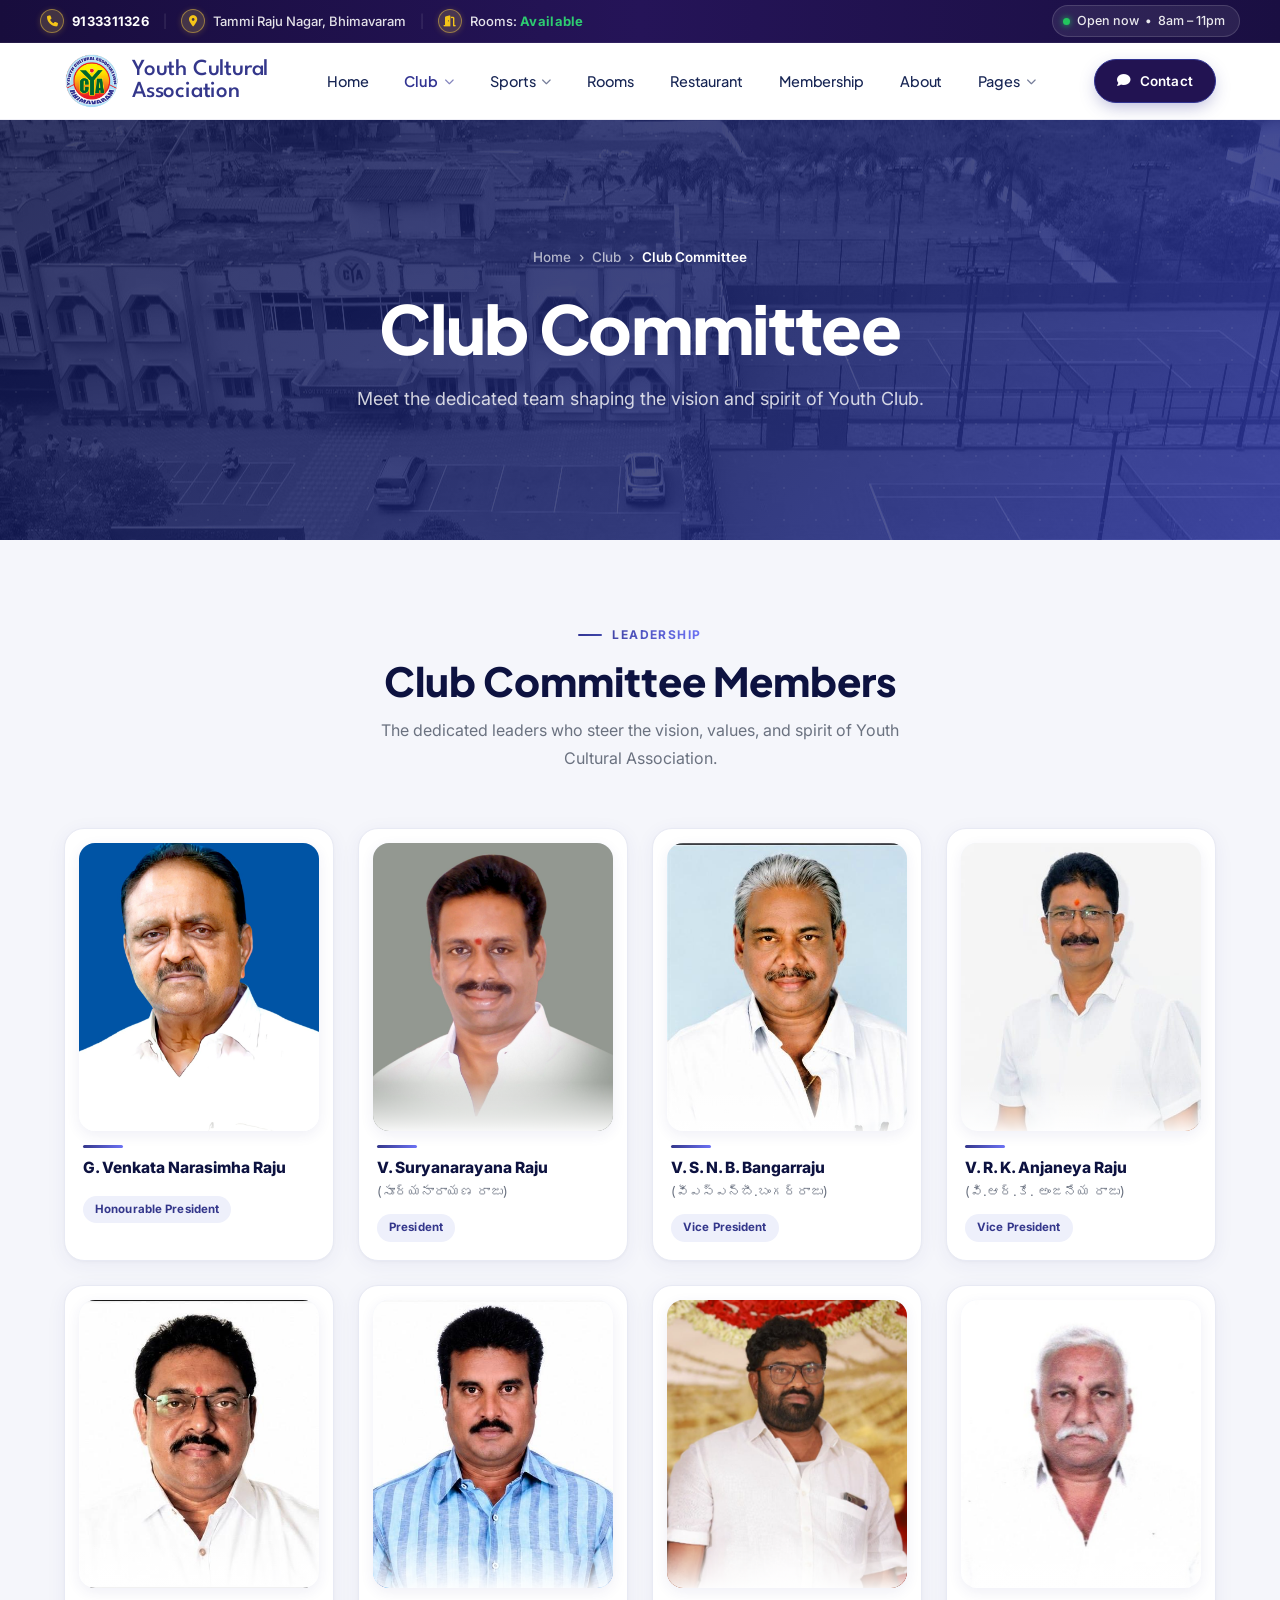
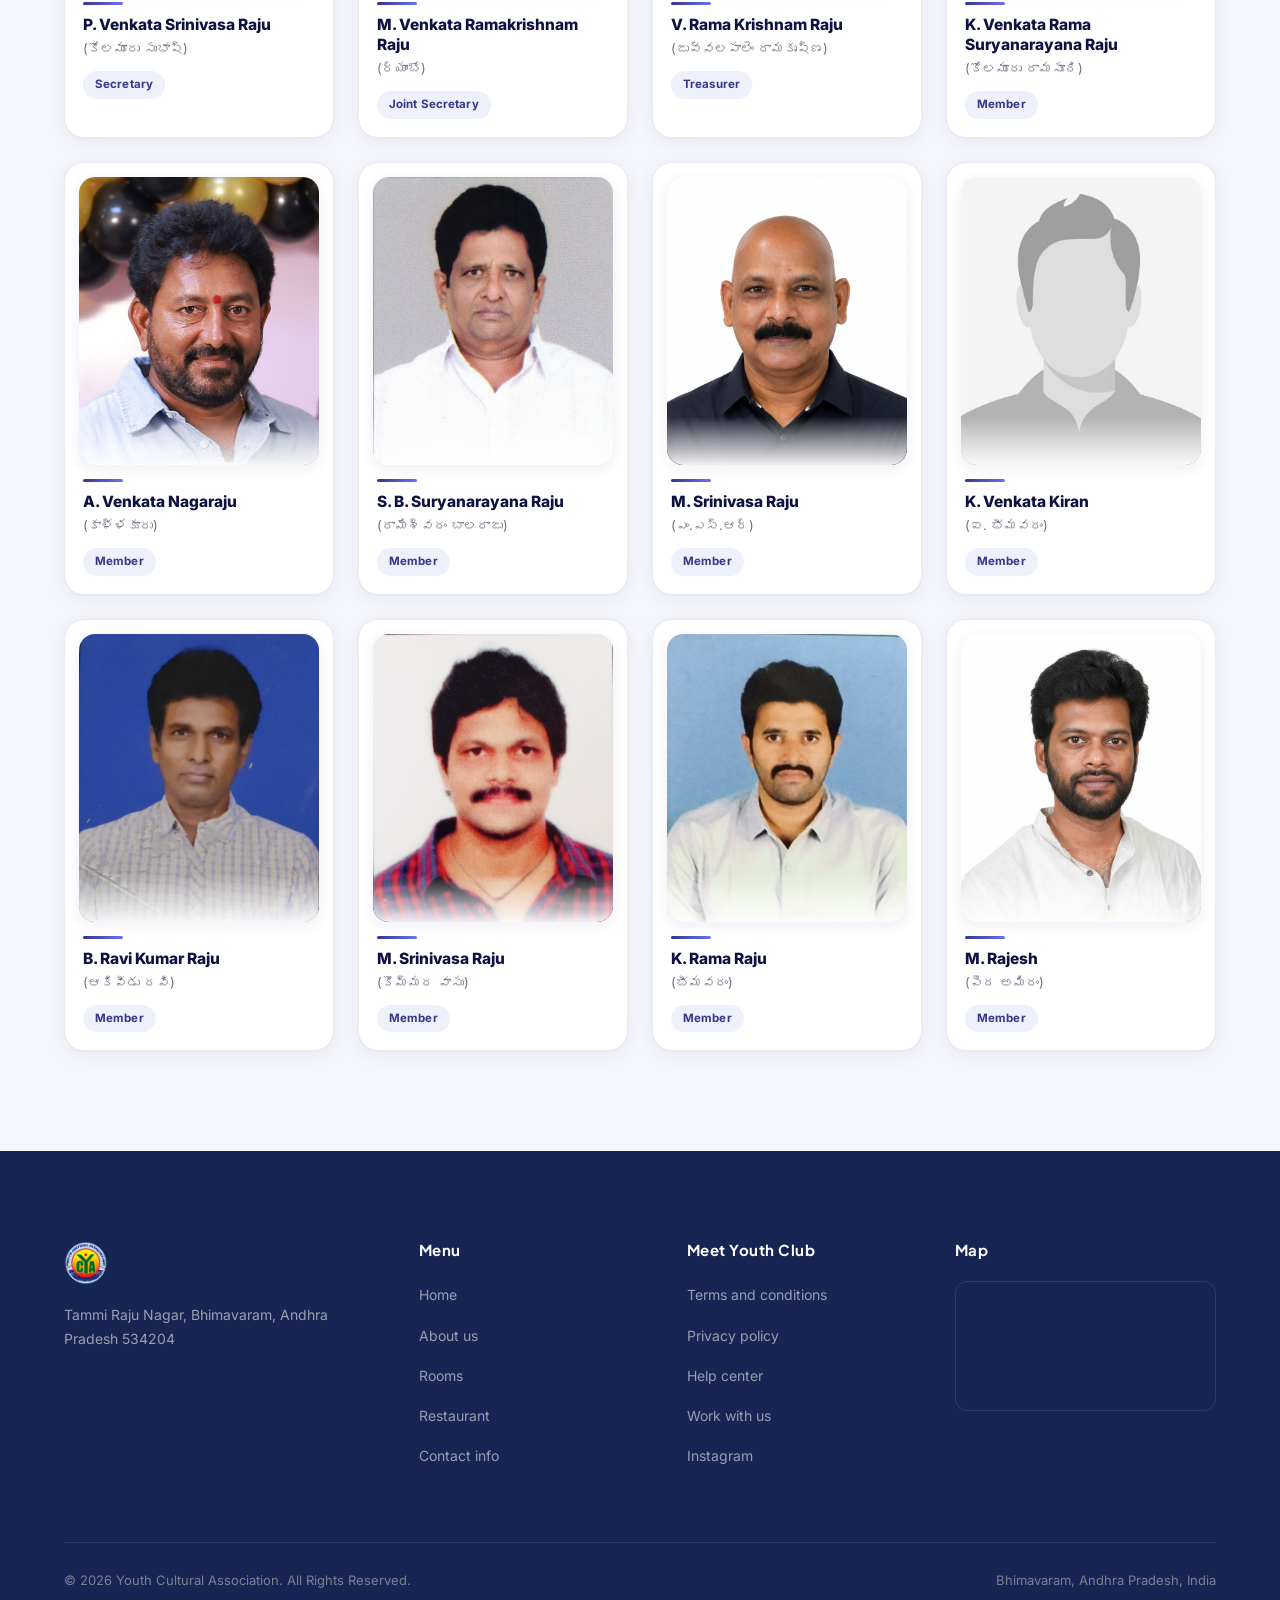
<file: club-committee.html>
<!DOCTYPE html>
<html lang="en">
<head>
<meta charset="UTF-8">
<meta name="viewport" content="width=device-width, initial-scale=1.0">
<title>Club Committee — Youth Cultural Association Bhimavaram</title>
<meta name="description" content="Meet the dedicated Club Committee members shaping the vision and spirit of Youth Cultural Association Bhimavaram.">
<meta name="keywords" content="Youth Club Committee, Youth Cultural Association, Bhimavaram, Club Management">
<meta name="robots" content="index, follow">
<meta name="author" content="Youth Cultural Association Bhimavaram">
<link rel="preconnect" href="https://fonts.googleapis.com">
<link rel="preconnect" href="https://fonts.gstatic.com" crossorigin>
<link href="https://fonts.googleapis.com/css2?family=League+Spartan:wght@500;700&family=Plus+Jakarta+Sans:wght@400;500;600;700;800&family=Inter:wght@400;500;600&display=swap" rel="stylesheet">
<link rel="stylesheet" href="https://cdnjs.cloudflare.com/ajax/libs/font-awesome/6.5.1/css/all.min.css">
<link rel="stylesheet" href="css/style.css">
<style>
/* ── CLUB COMMITTEE PAGE ── */
.committee-hero{position:relative;min-height:420px;display:flex;align-items:center;justify-content:center;overflow:hidden;padding:0;}
.committee-hero-bg{position:absolute;inset:0;background:linear-gradient(135deg,#0d1240 0%,#1b2363 60%,#2d3590 100%);}
.committee-hero-bg::after{content:'';position:absolute;inset:0;background:url('images/1.jpg') center/cover no-repeat;opacity:0.22;mix-blend-mode:luminosity;}
.committee-hero-bg::before{content:'';position:absolute;inset:0;background-image:radial-gradient(circle,rgba(255,255,255,0.06) 1px,transparent 1px);background-size:32px 32px;z-index:1;}
.committee-hero-content{position:relative;z-index:2;width:100%;max-width:760px;margin:0 auto;text-align:center;padding:80px 20px;display:flex;flex-direction:column;align-items:center;justify-content:center;}
.committee-hero-content .breadcrumb{display:inline-flex;align-items:center;justify-content:center;gap:8px;margin-bottom:20px;}
.committee-hero-content .breadcrumb a,.committee-hero-content .breadcrumb span{color:rgba(255,255,255,0.65);font-size:13.5px;}
.committee-hero-content .breadcrumb span:last-child{color:#fff;font-weight:600;}
.committee-hero-content h1{font-size:clamp(2.5rem,5.5vw,4.2rem);color:#fff;font-weight:800;line-height:1.15;margin-bottom:18px;letter-spacing:-0.02em;}
.committee-hero-content p{color:rgba(255,255,255,0.8);font-size:clamp(16px,1.8vw,18px);max-width:580px;line-height:1.65;margin:0 auto;}
@media(max-width:640px){
  .committee-hero{min-height:360px;}
  .committee-hero-content{padding:60px 16px 40px;}
  .committee-hero-content .breadcrumb{margin-bottom:16px;}
  .committee-hero-content h1{margin-bottom:14px;}
}

/* ── COMMITTEE MEMBERS SECTION ── */
.committee-section{
  padding: 80px 0 100px;
  background: #f5f6fb;
}
.committee-section-head{
  text-align: center;
  margin-bottom: 56px;
}
.committee-section-head .eyebrow{
  display: inline-block;
  background: linear-gradient(90deg,#34378B,#6c72f5);
  -webkit-background-clip: text;
  -webkit-text-fill-color: transparent;
  background-clip: text;
  font-size: 12px;
  font-weight: 700;
  letter-spacing: 0.12em;
  text-transform: uppercase;
  margin-bottom: 12px;
}
.committee-section-head h2{
  font-size: clamp(1.75rem,3.5vw,2.5rem);
  color: #0d1240;
  font-weight: 800;
  margin-bottom: 12px;
  line-height: 1.2;
}
.committee-section-head p{
  color: #6b7280;
  font-size: 16px;
  max-width: 520px;
  margin: 0 auto;
  line-height: 1.7;
}

/* GROUP LABEL */
.committee-group-label{
  font-size: 11px;
  font-weight: 700;
  letter-spacing: 0.14em;
  text-transform: uppercase;
  color: #34378B;
  text-align: center;
  margin: 48px 0 24px;
  position: relative;
}
.committee-group-label::before,
.committee-group-label::after{
  content: '';
  position: absolute;
  top: 50%;
  width: calc(50% - 80px);
  height: 1px;
  background: #e0e3f0;
}
.committee-group-label::before{ left: 0; }
.committee-group-label::after{ right: 0; }
.committee-group-label:first-of-type{ margin-top: 0; }

/* GRID */
.committee-grid{
  display: grid;
  grid-template-columns: repeat(4,1fr);
  gap: 24px;
}
.committee-grid.cols-3{ grid-template-columns: repeat(3,1fr); max-width: 860px; margin: 0 auto; }
.committee-grid.cols-2{ grid-template-columns: repeat(2,1fr); max-width: 580px; margin: 0 auto; }
.committee-grid.cols-1{ grid-template-columns: 1fr; max-width: 280px; margin: 0 auto; }

/* CARD */
.cm-card{
  background: #fff;
  border-radius: 20px;
  border: 1px solid #e8eaf4;
  box-shadow: 0 4px 20px rgba(52,55,139,0.06), 0 1px 3px rgba(0,0,0,0.03);
  overflow: hidden;
  transition: transform 0.28s cubic-bezier(.34,1.56,.64,1), box-shadow 0.28s ease;
  display: flex;
  flex-direction: column;
  padding: 14px 14px 0 14px;
}
.cm-card:hover{
  transform: translateY(-6px);
  box-shadow: 0 14px 36px rgba(52,55,139,0.12), 0 2px 8px rgba(0,0,0,0.05);
}

/* PHOTO FRAME */
.cm-photo-frame{
  position: relative;
  width: 100%;
  aspect-ratio: 4 / 4.8;
  border-radius: 16px;
  background: linear-gradient(160deg,#dde6f8 0%,#eef2fc 55%,#f5f8ff 100%);
  overflow: hidden;
  flex-shrink: 0;
  box-shadow: inset 0 0 0 1px rgba(255,255,255,0.7), 0 4px 14px rgba(52,55,139,0.08);
}
.cm-photo-frame::after {
  content: "";
  position: absolute;
  bottom: 0;
  left: 0;
  right: 0;
  height: 48px;
  background: linear-gradient(180deg, rgba(255,255,255,0) 0%, rgba(255,255,255,0.45) 45%, rgba(255,255,255,0.92) 100%);
  pointer-events: none;
  border-bottom-left-radius: 16px;
  border-bottom-right-radius: 16px;
}
.cm-photo-frame img{
  width: 100%;
  height: 100%;
  object-fit: cover;
  object-position: top center;
  display: block;
  transition: transform 0.4s ease;
}
.cm-card:hover .cm-photo-frame img{
  transform: scale(1.04);
}
/* SVG placeholder style */
.cm-photo-frame .cm-placeholder{
  width: 100%;
  height: 100%;
  display: flex;
  align-items: flex-end;
  justify-content: center;
  background: linear-gradient(160deg,#c8d8f0 0%,#dde9f9 55%,#eaf1fb 100%);
}
.cm-photo-frame .cm-placeholder svg{
  width: 70%;
  height: auto;
  margin-bottom: 0;
  opacity: 0.55;
  filter: grayscale(0.1);
}

/* ACCENT BAR */
.cm-accent{
  height: 3px;
  width: 40px;
  background: linear-gradient(90deg,#34378B,#6c72f5);
  border-radius: 2px;
  margin: 14px 4px 0;
  flex-shrink: 0;
}

/* CARD BODY */
.cm-body{
  padding: 10px 4px 18px;
  flex: 1;
  display: flex;
  flex-direction: column;
  gap: 4px;
}
.cm-name{
  font-size: 15.5px;
  font-weight: 800;
  color: #0d1240;
  line-height: 1.3;
  margin: 0;
}
.cm-telugu{
  font-size: 13px;
  color: #6b7280;
  margin: 0;
  line-height: 1.4;
}
.cm-role{
  display: inline-block;
  margin-top: 10px;
  background: #eef0fb;
  color: #34378B;
  font-size: 11.5px;
  font-weight: 700;
  padding: 4px 12px;
  border-radius: 20px;
  letter-spacing: 0.01em;
  align-self: flex-start;
}

@media(max-width:1100px){
  .committee-grid{ grid-template-columns: repeat(3,1fr); }
}
@media(max-width:768px){
  .committee-grid{ grid-template-columns: repeat(2,1fr); gap:16px; }
  .committee-grid.cols-3{ grid-template-columns: repeat(2,1fr); max-width:unset; }
  .committee-grid.cols-2{ grid-template-columns: repeat(2,1fr); max-width:unset; }
  .committee-grid.cols-1{ grid-template-columns: repeat(2,1fr); max-width:unset; }
  .committee-section{ padding:56px 0 72px; }
}
@media(max-width:480px){
  .committee-grid{ grid-template-columns: repeat(2,1fr); gap:12px; }
  .cm-name{ font-size:14px; }
  .cm-telugu{ font-size:12px; }
  .cm-role{ font-size:11px; }
}
</style>
</head>
<body>

<!-- LOADING OVERLAY -->
<div id="loadingOverlay" style="position:fixed;top:0;left:0;width:100%;height:100%;background:#FFFFFF;display:flex;flex-direction:column;align-items:center;justify-content:center;z-index:9999;transition:opacity 0.4s ease;">
  <video src="videos/Logo Loading.webm" autoplay muted loop playsinline style="max-width:150px;height:auto;"></video>
  <video src="videos/Loading Bar.mp4" autoplay muted loop playsinline style="max-width:150px;height:auto;margin-top:12px;"></video>
</div>
<script>
  (function() {
    var isReload = (performance.getEntriesByType && performance.getEntriesByType('navigation')[0] && performance.getEntriesByType('navigation')[0].type === 'reload') || (performance.navigation && performance.navigation.type === 1);
    var isInternal = document.referrer && document.referrer.startsWith(window.location.origin);
    if (!isReload && isInternal) { document.getElementById('loadingOverlay').style.display = 'none'; }
  })();
</script>

<!-- TOPBAR -->
<div class="topbar">
  <div class="topbar-inner">
    <div class="topbar-left">
      <a href="tel:+919133311326" class="topbar-item">
        <span class="topbar-icon-badge"><i class="fa-solid fa-phone"></i></span>
        <strong>9133311326</strong>
      </a>
      <span class="topbar-sep">|</span>
      <a href="https://maps.google.com/?q=Tammi+Raju+Nagar+Bhimavaram" class="topbar-item" target="_blank" rel="noopener">
        <span class="topbar-icon-badge"><i class="fa-solid fa-location-dot"></i></span>
        <span>Tammi Raju Nagar, Bhimavaram</span>
      </a>
      <span class="topbar-sep">|</span>
      <span class="topbar-item">
        <span class="topbar-icon-badge"><i class="fa-solid fa-door-open"></i></span>
        <span>Rooms: <strong style="color:#2ecc71;">Available</strong></span>
      </span>
    </div>
    <div class="topbar-right">
      <div class="topbar-open">
        <span class="topbar-dot"></span>
        <span>Open now &nbsp;&bull;&nbsp; 8am &ndash; 11pm</span>
      </div>
    </div>
  </div>
</div>

<!-- NAVBAR -->
<header class="navbar" id="mainNav">
  <div class="container">
    <a href="index.html" class="logo" style="display:flex;align-items:center;gap:12px;">
      <img src="images/logo.png" alt="Youth Cultural Association Bhimavaram">
      <span style="display:flex;flex-direction:column;line-height:0.95;">
        <strong style="color:#34378B;font-size:clamp(16px,1.8vw,23px);font-family:'League Spartan',sans-serif;font-weight:500;letter-spacing:-0.2px;text-transform:none;">Youth Cultural</strong>
        <strong style="color:#34378B;font-size:clamp(16px,1.8vw,23px);font-family:'League Spartan',sans-serif;font-weight:500;letter-spacing:-0.2px;text-transform:none;">Association</strong>
      </span>
    </a>
    <nav>
      <ul class="nav-links">
        <li><a href="index.html">Home</a></li>
        <li class="dropdown active"><a href="club-committee.html">Club <i class="fa-solid fa-chevron-down nav-arrow"></i></a>
          <div class="dropdown-menu">
            <a href="club-committee.html">
              <span class="dropdown-icon"><i class="fa-solid fa-users-gear"></i></span>
              <span class="dropdown-text"><span class="dropdown-title">Club Committee</span></span>
            </a>
            <a href="about.html">
              <span class="dropdown-icon"><i class="fa-solid fa-building-columns"></i></span>
              <span class="dropdown-text"><span class="dropdown-title">Club Secretariat</span></span>
            </a>
          </div>
        </li>
        <li class="dropdown"><a href="index.html#sports">Sports <i class="fa-solid fa-chevron-down nav-arrow"></i></a>
          <div class="dropdown-menu dropdown-grid">
            <a href="index.html#sports"><span class="dropdown-icon"><i class="fa-solid fa-baseball"></i></span><span class="dropdown-text"><span class="dropdown-title">Tennis</span></span><span class="dropdown-badge">Courts</span></a>
            <a href="index.html#sports"><span class="dropdown-icon"><i class="fa-solid fa-dumbbell"></i></span><span class="dropdown-text"><span class="dropdown-title">Gym</span></span><span class="dropdown-badge">Fitness</span></a>
            <a href="index.html#sports"><span class="dropdown-icon"><i class="fa-solid fa-feather"></i></span><span class="dropdown-text"><span class="dropdown-title">Shuttle</span></span></a>
            <a href="index.html#sports"><span class="dropdown-icon"><i class="fa-solid fa-table-tennis-paddle-ball"></i></span><span class="dropdown-text"><span class="dropdown-title">Table Tennis</span></span></a>
            <a href="index.html#sports"><span class="dropdown-icon"><i class="fa-solid fa-circle-dot"></i></span><span class="dropdown-text"><span class="dropdown-title">Billiards</span></span></a>
            <a href="index.html#sports"><span class="dropdown-icon"><i class="fa-solid fa-volleyball"></i></span><span class="dropdown-text"><span class="dropdown-title">Volley Ball</span></span></a>
          </div>
        </li>
        <li><a href="rooms.html">Rooms</a></li>
        <li><a href="restaurant.html">Restaurant</a></li>
        <li><a href="membership.html">Membership</a></li>
        <li><a href="about.html">About</a></li>
        <li class="dropdown"><a href="#">Pages <i class="fa-solid fa-chevron-down nav-arrow"></i></a>
          <div class="dropdown-menu">
            <a href="#"><span class="dropdown-icon"><i class="fa-solid fa-images"></i></span><span class="dropdown-text"><span class="dropdown-title">Gallery</span></span></a>
            <a href="events.html"><span class="dropdown-icon"><i class="fa-solid fa-calendar-check"></i></span><span class="dropdown-text"><span class="dropdown-title">Events</span></span></a>
            <a href="affiliations.html"><span class="dropdown-icon"><i class="fa-solid fa-handshake"></i></span><span class="dropdown-text"><span class="dropdown-title">Affiliations</span></span></a>
            <a href="contact.html"><span class="dropdown-icon"><i class="fa-solid fa-envelope"></i></span><span class="dropdown-text"><span class="dropdown-title">Contact</span></span></a>
          </div>
        </li>
      </ul>
    </nav>
    <div class="nav-actions">
      <a href="https://wa.me/+917207080232" class="btn btn-primary nav-book" target="_blank" rel="noopener"><i class="fa-solid fa-comment"></i> Contact</a>
      <button class="nav-toggle" aria-label="Menu"><span></span><span></span><span></span></button>
    </div>
  </div>
</header>

<!-- HERO -->
<div class="committee-hero">
  <div class="committee-hero-bg"></div>
  <div class="container">
    <div class="committee-hero-content">
      <div class="breadcrumb">
        <a href="index.html">Home</a><span>&#x203A;</span><span>Club</span><span>&#x203A;</span><span>Club Committee</span>
      </div>
      <h1>Club Committee</h1>
      <p>Meet the dedicated team shaping the vision and spirit of Youth Club.</p>
    </div>
  </div>
</div>

<!-- COMMITTEE MEMBERS -->
<section class="committee-section">
  <div class="container">

    <div class="committee-section-head reveal">
      <span class="eyebrow">Leadership</span>
      <h2>Club Committee Members</h2>
      <p>The dedicated leaders who steer the vision, values, and spirit of Youth Cultural Association.</p>
    </div>

    <div class="committee-grid">

      <div class="cm-card reveal">
        <div class="cm-photo-frame">
          <img src="images/member-g-venkata-narasimha-raju.png" alt="G. Venkata Narasimha Raju">
        </div>
        <div class="cm-accent"></div>
        <div class="cm-body">
          <p class="cm-name">G. Venkata Narasimha Raju</p>
          <p class="cm-telugu"></p>
          <span class="cm-role">Honourable President</span>
        </div>
      </div>

      <div class="cm-card reveal reveal-delay-1">
        <div class="cm-photo-frame">
          <img src="images/member-v-suryanarayana-raju.png" alt="V. Suryanarayana Raju">
        </div>
        <div class="cm-accent"></div>
        <div class="cm-body">
          <p class="cm-name">V. Suryanarayana Raju</p>
          <p class="cm-telugu">(సూర్యనారాయణ రాజు)</p>
          <span class="cm-role">President</span>
        </div>
      </div>

      <div class="cm-card reveal reveal-delay-2">
        <div class="cm-photo-frame">
          <img src="images/member-v-s-n-b-bangarraju.png" alt="V. S. N. B. Bangarraju">
        </div>
        <div class="cm-accent"></div>
        <div class="cm-body">
          <p class="cm-name">V. S. N. B. Bangarraju</p>
          <p class="cm-telugu">(వీఎస్ఎన్బీ.బంగర్రాజు)</p>
          <span class="cm-role">Vice President</span>
        </div>
      </div>

      <div class="cm-card reveal reveal-delay-3">
        <div class="cm-photo-frame">
          <img src="images/member-v-r-k-anjaneya-raju.png" alt="V. R. K. Anjaneya Raju">
        </div>
        <div class="cm-accent"></div>
        <div class="cm-body">
          <p class="cm-name">V. R. K. Anjaneya Raju</p>
          <p class="cm-telugu">(వి.ఆర్.కే. అంజనేయ రాజు)</p>
          <span class="cm-role">Vice President</span>
        </div>
      </div>

      <div class="cm-card reveal">
        <div class="cm-photo-frame">
          <img src="images/member-p-venkata-srinivasa-raju.png" alt="P. Venkata Srinivasa Raju">
        </div>
        <div class="cm-accent"></div>
        <div class="cm-body">
          <p class="cm-name">P. Venkata Srinivasa Raju</p>
          <p class="cm-telugu">(కోలమూరు సుభాష్)</p>
          <span class="cm-role">Secretary</span>
        </div>
      </div>

      <div class="cm-card reveal reveal-delay-1">
        <div class="cm-photo-frame">
          <img src="images/member-m-venkata-ramakrishnam-raju.png" alt="M. Venkata Ramakrishnam Raju">
        </div>
        <div class="cm-accent"></div>
        <div class="cm-body">
          <p class="cm-name">M. Venkata Ramakrishnam Raju</p>
          <p class="cm-telugu">(ర్యాంబో)</p>
          <span class="cm-role">Joint Secretary</span>
        </div>
      </div>

      <div class="cm-card reveal reveal-delay-2">
        <div class="cm-photo-frame">
          <img src="images/member-v-rama-krishnam-raju.png" alt="V. Rama Krishnam Raju">
        </div>
        <div class="cm-accent"></div>
        <div class="cm-body">
          <p class="cm-name">V. Rama Krishnam Raju</p>
          <p class="cm-telugu">(జువ్వలపాలెం రామకృష్ణ)</p>
          <span class="cm-role">Treasurer</span>
        </div>
      </div>

      <div class="cm-card reveal reveal-delay-3">
        <div class="cm-photo-frame">
          <img src="images/member-k-venkata-rama-suryanarayana-raju.png" alt="K. Venkata Rama Suryanarayana Raju">
        </div>
        <div class="cm-accent"></div>
        <div class="cm-body">
          <p class="cm-name">K. Venkata Rama Suryanarayana Raju</p>
          <p class="cm-telugu">(కోలమూరు రామసూరి)</p>
          <span class="cm-role">Member</span>
        </div>
      </div>

      <div class="cm-card reveal">
        <div class="cm-photo-frame">
          <img src="images/member-a-venkata-nagaraju.png" alt="A. Venkata Nagaraju">
        </div>
        <div class="cm-accent"></div>
        <div class="cm-body">
          <p class="cm-name">A. Venkata Nagaraju</p>
          <p class="cm-telugu">(కాళ్ళకూరు)</p>
          <span class="cm-role">Member</span>
        </div>
      </div>

      <div class="cm-card reveal reveal-delay-1">
        <div class="cm-photo-frame">
          <img src="images/member-s-b-suryanarayana-raju.png" alt="S. B. Suryanarayana Raju">
        </div>
        <div class="cm-accent"></div>
        <div class="cm-body">
          <p class="cm-name">S. B. Suryanarayana Raju</p>
          <p class="cm-telugu">(రామేశ్వరం బాలరాజు)</p>
          <span class="cm-role">Member</span>
        </div>
      </div>

      <div class="cm-card reveal reveal-delay-2">
        <div class="cm-photo-frame">
          <img src="images/member-m-srinivasa-raju.png" alt="M. Srinivasa Raju">
        </div>
        <div class="cm-accent"></div>
        <div class="cm-body">
          <p class="cm-name">M. Srinivasa Raju</p>
          <p class="cm-telugu">(ఎం.ఎస్.ఆర్)</p>
          <span class="cm-role">Member</span>
        </div>
      </div>

      <div class="cm-card reveal reveal-delay-3">
        <div class="cm-photo-frame">
          <img src="images/member-k-venkata-kiran.png" alt="K. Venkata Kiran">
        </div>
        <div class="cm-accent"></div>
        <div class="cm-body">
          <p class="cm-name">K. Venkata Kiran</p>
          <p class="cm-telugu">(ఐ. భీమవరం)</p>
          <span class="cm-role">Member</span>
        </div>
      </div>

      <div class="cm-card reveal">
        <div class="cm-photo-frame">
          <img src="images/member-b-ravi-kumar-raju.png" alt="B. Ravi Kumar Raju">
        </div>
        <div class="cm-accent"></div>
        <div class="cm-body">
          <p class="cm-name">B. Ravi Kumar Raju</p>
          <p class="cm-telugu">(ఆకివీడు రవి)</p>
          <span class="cm-role">Member</span>
        </div>
      </div>

      <div class="cm-card reveal reveal-delay-1">
        <div class="cm-photo-frame">
          <img src="images/member-m-srinivasa-raju-2.png" alt="M. Srinivasa Raju">
        </div>
        <div class="cm-accent"></div>
        <div class="cm-body">
          <p class="cm-name">M. Srinivasa Raju</p>
          <p class="cm-telugu">(కొమ్మర వాసు)</p>
          <span class="cm-role">Member</span>
        </div>
      </div>

      <div class="cm-card reveal reveal-delay-2">
        <div class="cm-photo-frame">
          <img src="images/member-k-rama-raju.png" alt="K. Rama Raju">
        </div>
        <div class="cm-accent"></div>
        <div class="cm-body">
          <p class="cm-name">K. Rama Raju</p>
          <p class="cm-telugu">(భీమవరం)</p>
          <span class="cm-role">Member</span>
        </div>
      </div>

      <div class="cm-card reveal reveal-delay-3">
        <div class="cm-photo-frame">
          <img src="images/member-m-rajesh.png" alt="M. Rajesh">
        </div>
        <div class="cm-accent"></div>
        <div class="cm-body">
          <p class="cm-name">M. Rajesh</p>
          <p class="cm-telugu">(పెద అమిరం)</p>
          <span class="cm-role">Member</span>
        </div>
      </div>

    </div>

  </div>
</section>

<!-- FOOTER -->
<footer>
  <div class="container">
    <div class="footer-grid">
      <div class="footer-col">
        <a href="index.html" class="footer-logo"><img src="images/logo.png" alt="Youth Cultural Association Logo"></a>
        <p>Tammi Raju Nagar, Bhimavaram, Andhra Pradesh 534204</p>
        <div class="dot-socials"><span></span><span></span><span></span><span></span><span></span></div>
      </div>
      <div class="footer-col">
        <h4>Menu</h4>
        <ul>
          <li><a href="index.html">Home</a></li>
          <li><a href="about.html">About us</a></li>
          <li><a href="rooms.html">Rooms</a></li>
          <li><a href="restaurant.html">Restaurant</a></li>
          <li><a href="contact.html">Contact info</a></li>
        </ul>
      </div>
      <div class="footer-col">
        <h4>Meet Youth Club</h4>
        <ul>
          <li><a href="#">Terms and conditions</a></li>
          <li><a href="#">Privacy policy</a></li>
          <li><a href="#">Help center</a></li>
          <li><a href="#">Work with us</a></li>
          <li><a href="#">Instagram</a></li>
        </ul>
      </div>
      <div class="footer-col">
        <h4>Map</h4>
        <div class="footer-map">
          <iframe src="https://maps.google.com/maps?q=Youth+Cultural+Club+Bhimavaram+Andhra+Pradesh&output=embed&z=15" loading="lazy" title="Youth Cultural Club Location"></iframe>
        </div>
      </div>
    </div>
    <div class="footer-bottom">
      <span>&copy; 2026 Youth Cultural Association. All Rights Reserved.</span>
      <span>Bhimavaram, Andhra Pradesh, India</span>
    </div>
  </div>
</footer>

<button class="back-to-top" aria-label="Back to top"><i class="fa-solid fa-arrow-up"></i></button>
<script src="js/script.js"></script>
<script>
  (function() {
    var overlay = document.getElementById('loadingOverlay');
    if (overlay) {
      var isReload = (performance.getEntriesByType && performance.getEntriesByType('navigation')[0] && performance.getEntriesByType('navigation')[0].type === 'reload') || (performance.navigation && performance.navigation.type === 1);
      var isInternal = document.referrer && document.referrer.startsWith(window.location.origin);
      if (isReload || !isInternal) {
        setTimeout(function() {
          overlay.style.opacity = '0';
          overlay.addEventListener('transitionend', function() { overlay.remove(); });
        }, 1500);
      } else {
        overlay.remove();
      }
    }
  })();
</script>
</body>
</html>
</file>
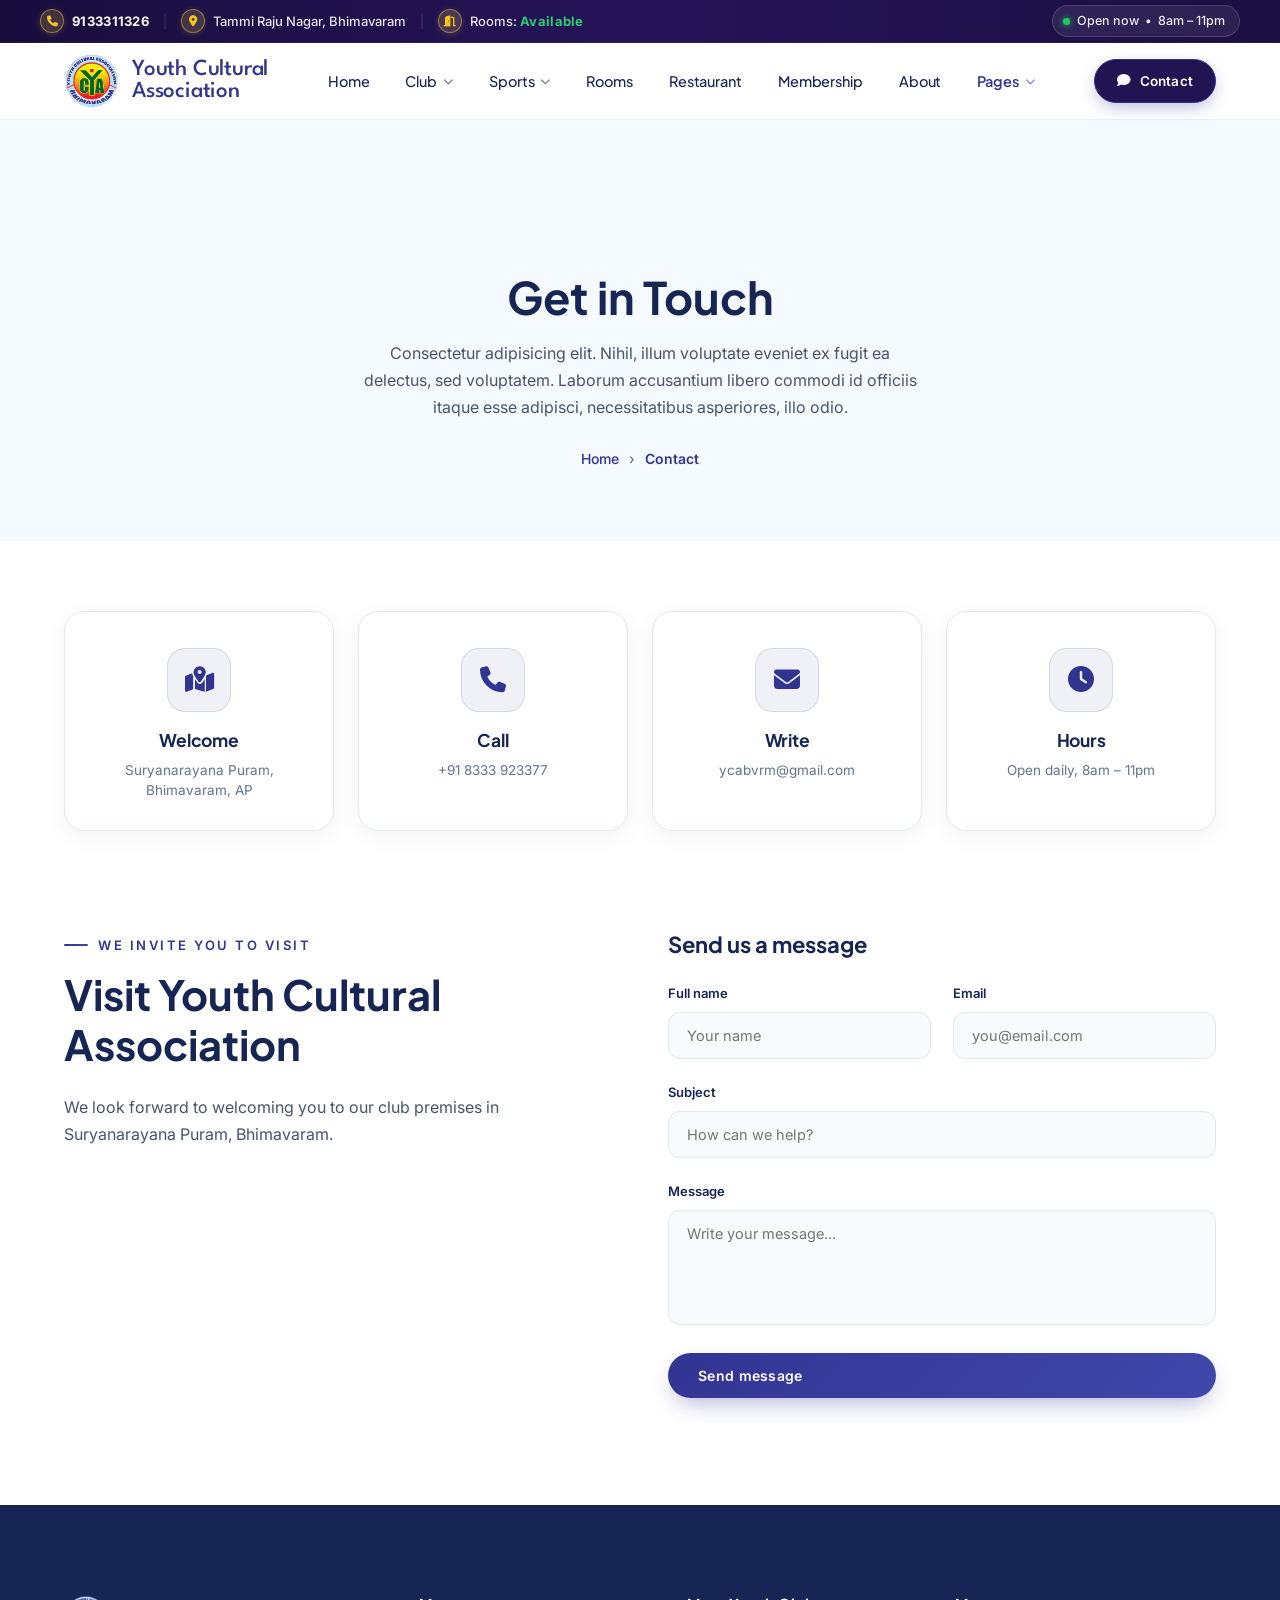
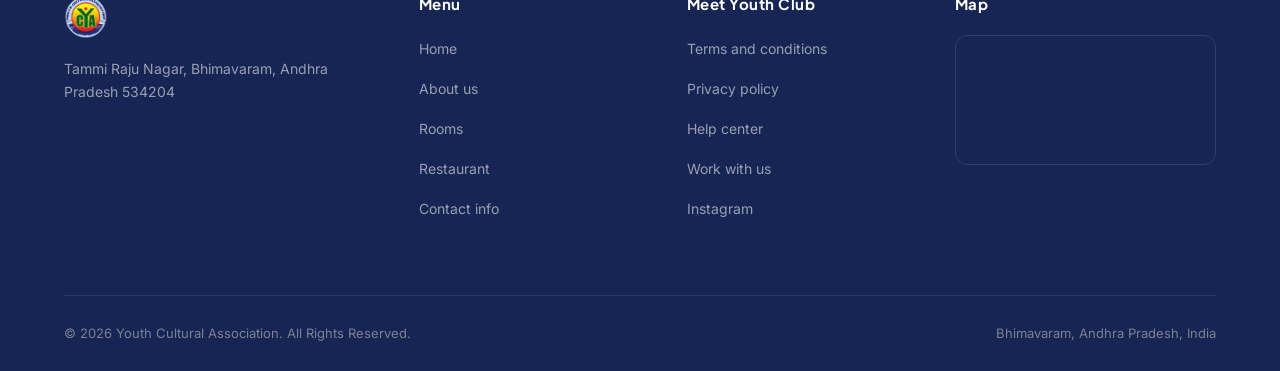
<file: contact.html>
<!DOCTYPE html>
<html lang="en">
<head>
<meta charset="UTF-8">
<meta name="viewport" content="width=device-width, initial-scale=1.0">
<title>Contact &mdash; Youth Cultural Association Bhimavaram</title>
<link rel="preconnect" href="https://fonts.googleapis.com">
<link rel="preconnect" href="https://fonts.gstatic.com" crossorigin>
<link href="https://fonts.googleapis.com/css2?family=League+Spartan:wght@500;700&family=Plus+Jakarta+Sans:wght@400;500;600;700;800&family=Inter:wght@400;500;600&display=swap" rel="stylesheet">
<link rel="stylesheet" href="https://cdnjs.cloudflare.com/ajax/libs/font-awesome/6.5.1/css/all.min.css">
<link rel="stylesheet" href="css/style.css">
</head>
<body>
<div id="loadingOverlay" style="position:fixed;top:0;left:0;width:100%;height:100%;background:#FFFFFF;display:flex;flex-direction:column;align-items:center;justify-content:center;z-index:9999;transition:opacity 0.4s ease;">
  <video src="videos/Logo Loading.webm" autoplay muted loop playsinline style="max-width:150px;height:auto;"></video>
  <video src="videos/Loading Bar.mp4" autoplay muted loop playsinline style="max-width:150px;height:auto;margin-top:12px;"></video>
</div>
<script>
  (function() {
    const isReload = (performance.getEntriesByType && performance.getEntriesByType('navigation')[0]?.type === 'reload') || (performance.navigation && performance.navigation.type === 1);
    const isInternal = document.referrer && document.referrer.startsWith(window.location.origin);
    if (!isReload && isInternal) {
      document.getElementById('loadingOverlay').style.display = 'none';
    }
  })();
</script>



<!-- TOPBAR -->
<div class="topbar">
  <div class="topbar-inner">
    <div class="topbar-left">
      <a href="tel:+919133311326" class="topbar-item">
        <span class="topbar-icon-badge"><i class="fa-solid fa-phone"></i></span>
        <strong>9133311326</strong>
      </a>
      <span class="topbar-sep">|</span>
      <a href="https://maps.google.com/?q=Tammi+Raju+Nagar+Bhimavaram" class="topbar-item" target="_blank" rel="noopener">
        <span class="topbar-icon-badge"><i class="fa-solid fa-location-dot"></i></span>
        <span>Tammi Raju Nagar, Bhimavaram</span>
      </a>
      <span class="topbar-sep">|</span>
      <span class="topbar-item">
        <span class="topbar-icon-badge"><i class="fa-solid fa-door-open"></i></span>
        <span>Rooms: <strong style="color:#2ecc71;">Available</strong></span>
      </span>
    </div>
    <div class="topbar-right">
      <div class="topbar-open">
        <span class="topbar-dot"></span>
        <span>Open now &nbsp;&bull;&nbsp; 8am &ndash; 11pm</span>
      </div>
    </div>
  </div>
</div>

<header class="navbar" id="mainNav">
  <div class="container">
    <a href="index.html" class="logo" style="display:flex;align-items:center;gap:12px;">
      <img src="images/logo.png" alt="Youth Cultural Association Bhimavaram">
      <span style="display:flex;flex-direction:column;line-height:0.95;">
        <strong style="color:#34378B;font-size:clamp(16px,1.8vw,23px);font-family:'League Spartan',sans-serif;font-weight:500;letter-spacing:-0.2px;text-transform:none;">Youth Cultural</strong>
        <strong style="color:#34378B;font-size:clamp(16px,1.8vw,23px);font-family:'League Spartan',sans-serif;font-weight:500;letter-spacing:-0.2px;text-transform:none;">Association</strong>
      </span>
    </a>
    <nav>
      <ul class="nav-links">
        <li><a href="index.html">Home</a></li>
        <li class="dropdown"><a href="about.html">Club <i class="fa-solid fa-chevron-down nav-arrow"></i></a>
          <div class="dropdown-menu">
            <a href="club-committee.html">              <span class="dropdown-icon"><i class="fa-solid fa-users-gear"></i></span>
              <span class="dropdown-text"><span class="dropdown-title">Club Committee</span></span>
            </a>
            <a href="about.html">
              <span class="dropdown-icon"><i class="fa-solid fa-building-columns"></i></span>
              <span class="dropdown-text"><span class="dropdown-title">Club Secretariat</span></span>
            </a>
          </div>
        </li>
        <li class="dropdown"><a href="index.html#sports">Sports <i class="fa-solid fa-chevron-down nav-arrow"></i></a>
          <div class="dropdown-menu dropdown-grid">
            <a href="index.html#sports">
              <span class="dropdown-icon"><i class="fa-solid fa-baseball"></i></span>
              <span class="dropdown-text"><span class="dropdown-title">Tennis</span></span>
              <span class="dropdown-badge">Courts</span>
            </a>
            <a href="index.html#sports">
              <span class="dropdown-icon"><i class="fa-solid fa-dumbbell"></i></span>
              <span class="dropdown-text"><span class="dropdown-title">Gym</span></span>
              <span class="dropdown-badge">Fitness</span>
            </a>
            <a href="index.html#sports">
              <span class="dropdown-icon"><i class="fa-solid fa-feather"></i></span>
              <span class="dropdown-text"><span class="dropdown-title">Shuttle</span></span>
            </a>
            <a href="index.html#sports">
              <span class="dropdown-icon"><i class="fa-solid fa-table-tennis-paddle-ball"></i></span>
              <span class="dropdown-text"><span class="dropdown-title">Table Tennis</span></span>
            </a>
            <a href="index.html#sports">
              <span class="dropdown-icon"><i class="fa-solid fa-circle-dot"></i></span>
              <span class="dropdown-text"><span class="dropdown-title">Billiards</span></span>
            </a>
            <a href="index.html#sports">
              <span class="dropdown-icon"><i class="fa-solid fa-volleyball"></i></span>
              <span class="dropdown-text"><span class="dropdown-title">Volley Ball</span></span>
            </a>
          </div>
        </li>
        <li><a href="rooms.html">Rooms</a></li>
        <li><a href="restaurant.html">Restaurant</a></li>
        <li><a href="membership.html">Membership</a></li>
        <li><a href="about.html">About</a></li>
        <li class="dropdown active"><a href="#">Pages <i class="fa-solid fa-chevron-down nav-arrow"></i></a>
          <div class="dropdown-menu">
            <a href="gallery.html">
              <span class="dropdown-icon"><i class="fa-solid fa-images"></i></span>
              <span class="dropdown-text"><span class="dropdown-title">Gallery</span></span>
            </a>
            <a href="events.html"><span class="dropdown-icon"><i class="fa-solid fa-calendar-check"></i></span>
              <span class="dropdown-text"><span class="dropdown-title">Events</span></span>
            </a>
            <a href="affiliations.html"><span class="dropdown-icon"><i class="fa-solid fa-handshake"></i></span>
              <span class="dropdown-text"><span class="dropdown-title">Affiliations</span></span>
            </a>
            <a href="contact.html">
              <span class="dropdown-icon"><i class="fa-solid fa-envelope"></i></span>
              <span class="dropdown-text"><span class="dropdown-title">Contact</span></span>
            </a>
          </div>
        </li>
      </ul>
    </nav>
    <div class="nav-actions">
      <a href="https://wa.me/+917207080232" class="btn btn-primary nav-book" target="_blank" rel="noopener"><i class="fa-solid fa-comment"></i> Contact</a>
      <button class="nav-toggle" aria-label="Menu"><span></span><span></span><span></span></button>
    </div>
  </div>
</header>

<div class="page-header">
  <div class="container">
    <h1>Get in Touch</h1>
    <p style="max-width:560px; margin:0 auto 26px;">Consectetur adipisicing elit. Nihil, illum voluptate eveniet ex fugit ea delectus, sed voluptatem. Laborum accusantium libero commodi id officiis itaque esse adipisci, necessitatibus asperiores, illo odio.</p>
    <div class="breadcrumb"><a href="index.html">Home</a><span>&#8250;</span><span style="color:var(--blue); font-weight:600;">Contact</span></div>
  </div>
</div>

<section>
  <div class="container">
    <div class="amenities-grid" style="margin-bottom:100px;">
      <div class="amenity-card reveal"><div class="amenity-icon"><i class="fa-solid fa-map-location-dot"></i></div><h4>Welcome</h4><p style="margin-top:10px; font-size:13.5px;">Suryanarayana Puram, Bhimavaram, AP</p></div>
      <div class="amenity-card reveal reveal-delay-1"><div class="amenity-icon"><i class="fa-solid fa-phone"></i></div><h4>Call</h4><p style="margin-top:10px; font-size:13.5px;">+91 8333 923377</p></div>
      <div class="amenity-card reveal reveal-delay-2"><div class="amenity-icon"><i class="fa-solid fa-envelope"></i></div><h4>Write</h4><p style="margin-top:10px; font-size:13.5px;">ycabvrm@gmail.com</p></div>
      <div class="amenity-card reveal reveal-delay-3"><div class="amenity-icon"><i class="fa-solid fa-clock"></i></div><h4>Hours</h4><p style="margin-top:10px; font-size:13.5px;">Open daily, 8am &ndash; 11pm</p></div>
    </div>

    <div class="contact-grid">
      <div class="reveal">
        <span class="eyebrow">We invite you to visit</span>
        <h2 style="font-size:clamp(1.9rem,3.4vw,2.6rem); margin-bottom:24px;">Visit Youth Cultural Association</h2>
        <p style="margin-bottom:26px; font-size:16px;">We look forward to welcoming you to our club premises in Suryanarayana Puram, Bhimavaram.</p>
        <div class="map-frame">
          <iframe src="https://maps.google.com/maps?q=Youth+Cultural+Club+Bhimavaram+Andhra+Pradesh&output=embed&z=15" loading="lazy" title="Youth Cultural Club Location"></iframe>
        </div>
      </div>

      <div class="reveal reveal-delay-1">
        <h3 style="font-size:22px; margin-bottom:24px;">Send us a message</h3>
        <form class="form-grid" data-demo>
          <div class="form-field"><label>Full name</label><input type="text" placeholder="Your name" required></div>
          <div class="form-field"><label>Email</label><input type="email" placeholder="you@email.com" required></div>
          <div class="form-field full"><label>Subject</label><input type="text" placeholder="How can we help?"></div>
          <div class="form-field full"><label>Message</label><textarea rows="5" placeholder="Write your message..."></textarea></div>
          <div class="form-field full"><button type="submit" class="btn btn-primary">Send message</button></div>
        </form>
      </div>
    </div>
  </div>
</section>

<!-- FOOTER -->
<footer>
  <div class="container">
    <div class="footer-grid">
      <div class="footer-col">
        <a href="index.html" class="footer-logo">
          <img src="images/logo.png" alt="Youth Cultural Association Logo">
        </a>
        <p>Tammi Raju Nagar, Bhimavaram, Andhra Pradesh 534204</p>
        <div class="dot-socials">
          <span></span><span></span><span></span><span></span><span></span>
        </div>
      </div>
      <div class="footer-col">
        <h4>Menu</h4>
        <ul>
          <li><a href="index.html">Home</a></li>
          <li><a href="about.html">About us</a></li>
          <li><a href="rooms.html">Rooms</a></li>
          <li><a href="restaurant.html">Restaurant</a></li>
          <li><a href="contact.html">Contact info</a></li>
        </ul>
      </div>
      <div class="footer-col">
        <h4>Meet Youth Club</h4>
        <ul>
          <li><a href="#">Terms and conditions</a></li>
          <li><a href="#">Privacy policy</a></li>
          <li><a href="#">Help center</a></li>
          <li><a href="#">Work with us</a></li>
          <li><a href="#">Instagram</a></li>
        </ul>
      </div>
      <div class="footer-col">
        <h4>Map</h4>
        <div class="footer-map">
          <iframe src="https://maps.google.com/maps?q=Youth+Cultural+Club+Bhimavaram+Andhra+Pradesh&output=embed&z=15" loading="lazy" title="Youth Cultural Club Location"></iframe>
        </div>
      </div>
    </div>
    <div class="footer-bottom">
      <span>&copy; 2026 Youth Cultural Association. All Rights Reserved.</span>
      <span>Bhimavaram, Andhra Pradesh, India</span>
    </div>
  </div>
</footer>

<button class="back-to-top" aria-label="Back to top"><i class="fa-solid fa-arrow-up"></i></button>
<script src="js/script.js"></script>
<script>
  (function() {
    const overlay = document.getElementById('loadingOverlay');
    if (overlay) {
      const isReload = (performance.getEntriesByType && performance.getEntriesByType('navigation')[0]?.type === 'reload') || (performance.navigation && performance.navigation.type === 1);
      const isInternal = document.referrer && document.referrer.startsWith(window.location.origin);
      if (isReload || !isInternal) {
        setTimeout(() => {
          overlay.style.opacity = '0';
          overlay.addEventListener('transitionend', () => overlay.remove());
        }, 1500);
      } else {
        overlay.remove();
      }
    }
  })();
</script>
</body>
</html>
</file>
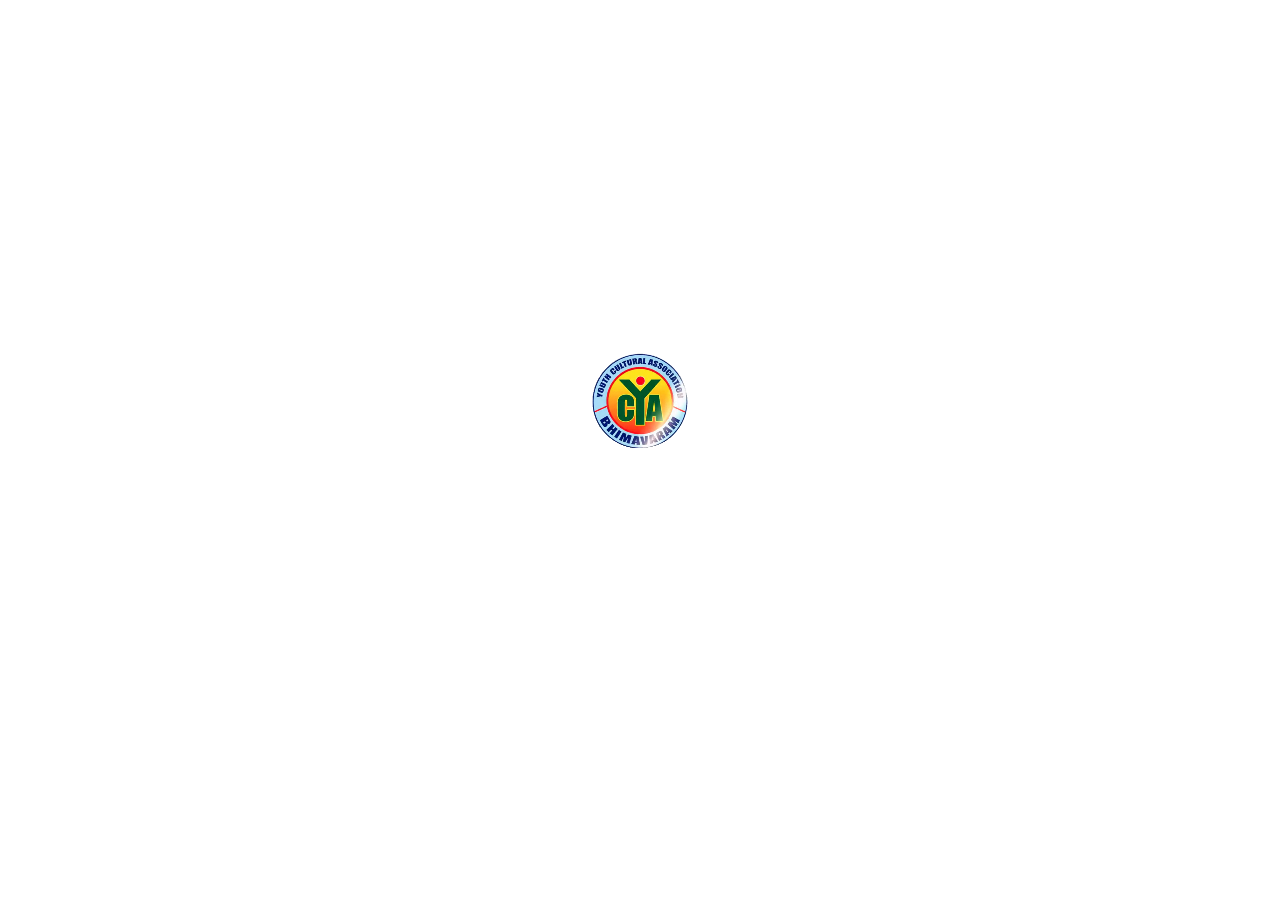
<file: loading.html>
<!DOCTYPE html>
<html lang="en">
<head>
  <meta charset="UTF-8">
  <meta name="viewport" content="width=device-width, initial-scale=1.0">
  <title>Loading…</title>
  <style>
    html, body {
      margin: 0;
      padding: 0;
      height: 100%;
      background: #FFFFFF; /* white background */
    }
    body {
      display: flex;
      flex-direction: column;
      align-items: center;      /* vertical centering */
      justify-content: center;  /* horizontal centering */
      gap: 12px;                /* space between videos */
    }
    video {
      max-width: 150px;   /* keep small, preserve aspect ratio */
      height: auto;
    }
  </style>
</head>
<body>
  <video src="videos/Logo Loading.webm" autoplay muted loop playsinline></video>
  <video src="videos/Loading Bar.mp4" autoplay muted loop playsinline></video>
  <script>
    // Hide the loading screen after 1.5 seconds (1500ms)
    setTimeout(() => {
      document.body.innerHTML = '';
    }, 1500);
  </script>
</body>
</html>
</file>
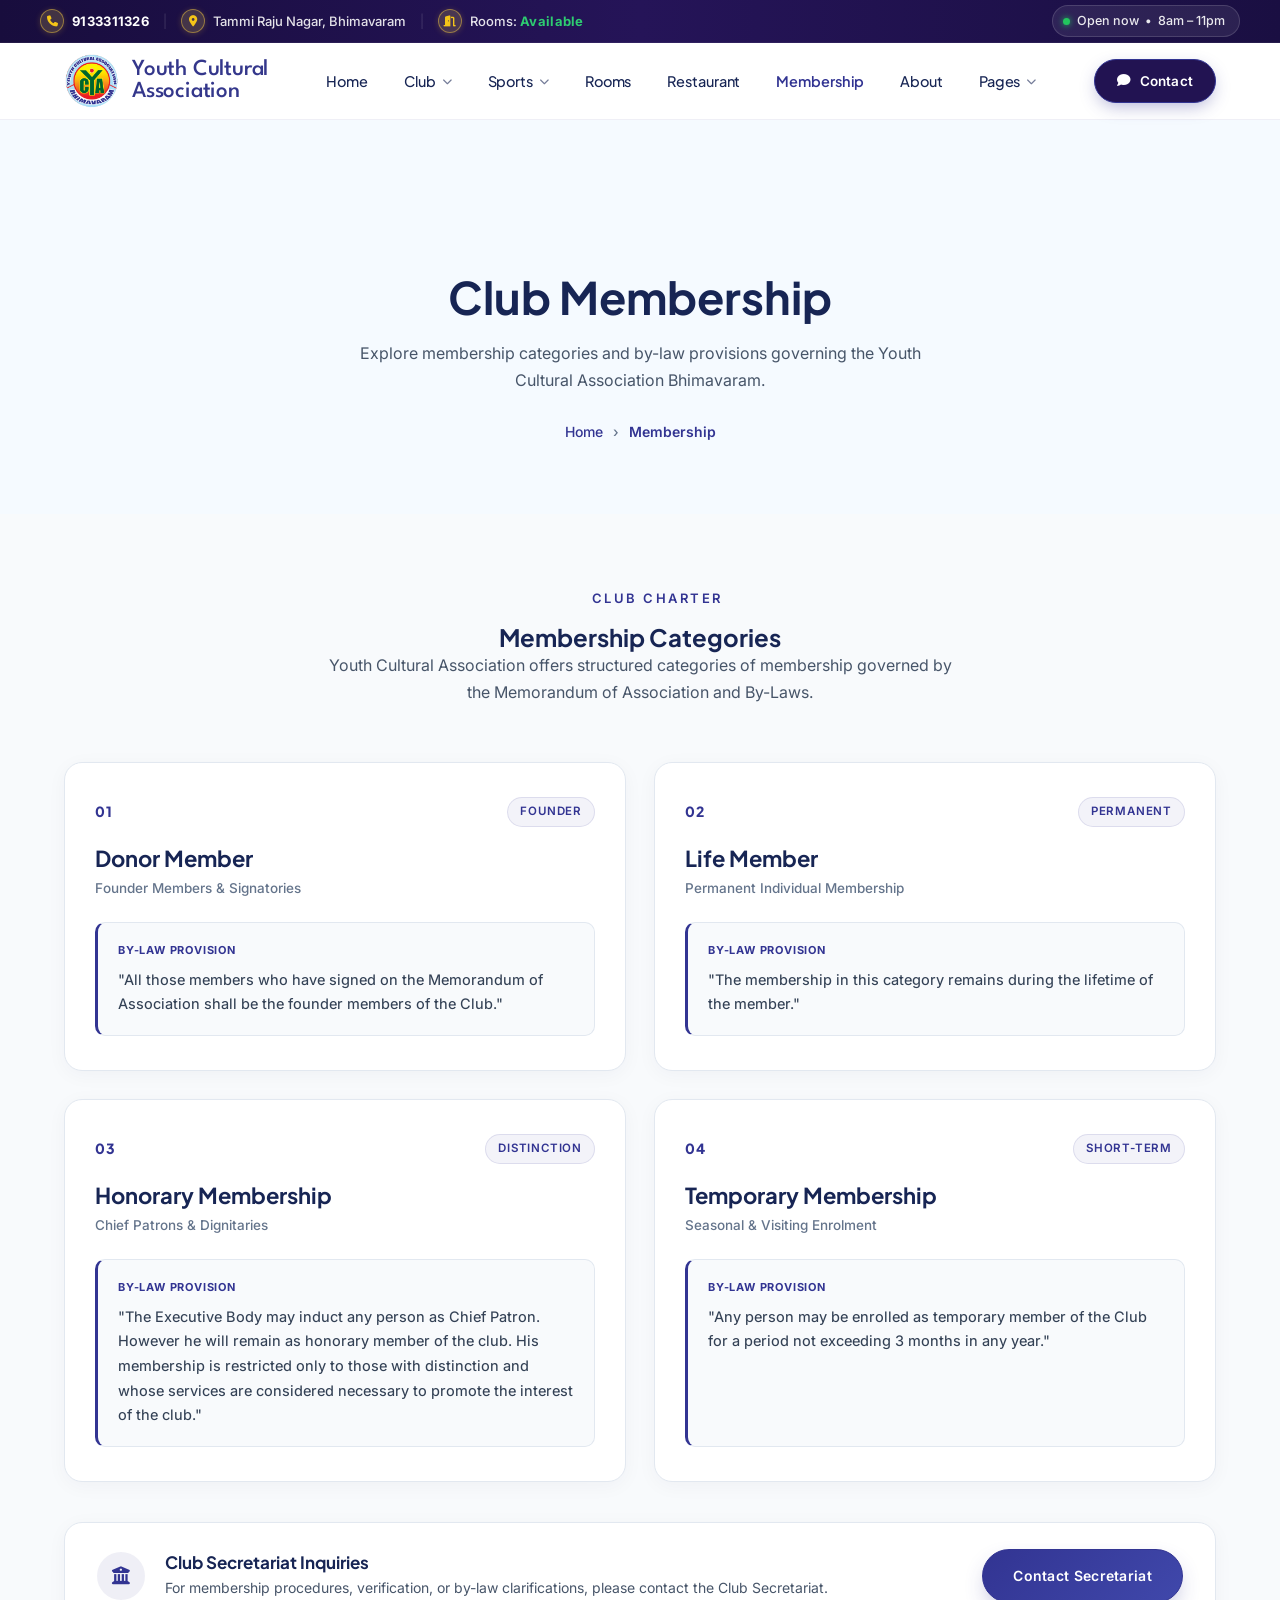
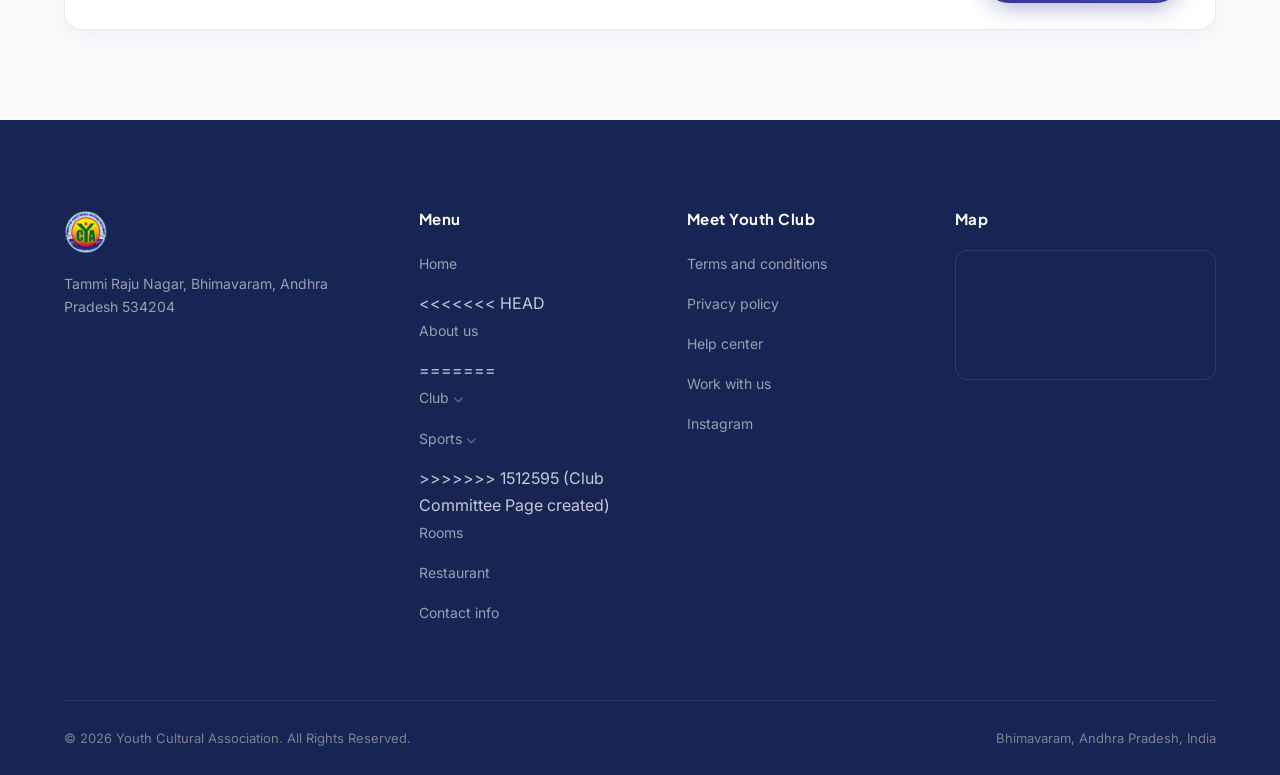
<file: membership.html>
<!DOCTYPE html>
<html lang="en">
<head>
  <meta charset="UTF-8">
  <meta name="viewport" content="width=device-width, initial-scale=1.0">
  <title>Membership &mdash; Youth Cultural Association Bhimavaram</title>
  <meta name="description" content="Explore membership categories, eligibility, and by-law provisions at Youth Cultural Association Bhimavaram &mdash; Donor, Life, Honorary, and Temporary memberships.">
  <link rel="preconnect" href="https://fonts.googleapis.com">
  <link rel="preconnect" href="https://fonts.gstatic.com" crossorigin>
  <link href="https://fonts.googleapis.com/css2?family=League+Spartan:wght@500;700&family=Plus+Jakarta+Sans:wght@400;500;600;700;800&family=Inter:wght@400;500;600&display=swap" rel="stylesheet">
  <link rel="stylesheet" href="https://cdnjs.cloudflare.com/ajax/libs/font-awesome/6.5.1/css/all.min.css">
  <link rel="stylesheet" href="css/style.css">
</head>
<body>
<div id="loadingOverlay" style="position:fixed;top:0;left:0;width:100%;height:100%;background:#FFFFFF;display:flex;flex-direction:column;align-items:center;justify-content:center;z-index:9999;transition:opacity 0.4s ease;">
  <video src="videos/Logo Loading.webm" autoplay muted loop playsinline style="max-width:150px;height:auto;"></video>
  <video src="videos/Loading Bar.mp4" autoplay muted loop playsinline style="max-width:150px;height:auto;margin-top:12px;"></video>
</div>
<script>
  (function() {
    const isReload = (performance.getEntriesByType && performance.getEntriesByType('navigation')[0]?.type === 'reload') || (performance.navigation && performance.navigation.type === 1);
    const isInternal = document.referrer && document.referrer.startsWith(window.location.origin);
    if (!isReload && isInternal) {
      document.getElementById('loadingOverlay').style.display = 'none';
    }
  })();
</script>

<!-- TOPBAR -->
<div class="topbar">
  <div class="topbar-inner">
    <div class="topbar-left">
      <a href="tel:+919133311326" class="topbar-item">
        <span class="topbar-icon-badge"><i class="fa-solid fa-phone"></i></span>
        <strong>9133311326</strong>
      </a>
      <span class="topbar-sep">|</span>
      <a href="https://maps.google.com/?q=Tammi+Raju+Nagar+Bhimavaram" class="topbar-item" target="_blank" rel="noopener">
        <span class="topbar-icon-badge"><i class="fa-solid fa-location-dot"></i></span>
        <span>Tammi Raju Nagar, Bhimavaram</span>
      </a>
      <span class="topbar-sep">|</span>
      <span class="topbar-item">
        <span class="topbar-icon-badge"><i class="fa-solid fa-door-open"></i></span>
        <span>Rooms: <strong style="color:#2ecc71;">Available</strong></span>
      </span>
    </div>
    <div class="topbar-right">
      <div class="topbar-open">
        <span class="topbar-dot"></span>
        <span>Open now &nbsp;&bull;&nbsp; 8am &ndash; 11pm</span>
      </div>
    </div>
  </div>
</div>

<!-- NAVBAR -->
<header class="navbar" id="mainNav">
  <div class="container">
    <a href="index.html" class="logo" style="display:flex;align-items:center;gap:12px;">
      <img src="images/logo.png" alt="Youth Cultural Association Bhimavaram">
      <span style="display:flex;flex-direction:column;line-height:0.95;">
        <strong style="color:#34378B;font-size:clamp(16px,1.8vw,23px);font-family:'League Spartan',sans-serif;font-weight:500;letter-spacing:-0.2px;text-transform:none;">Youth Cultural</strong>
        <strong style="color:#34378B;font-size:clamp(16px,1.8vw,23px);font-family:'League Spartan',sans-serif;font-weight:500;letter-spacing:-0.2px;text-transform:none;">Association</strong>
      </span>
    </a>
    <nav>
      <ul class="nav-links">
        <li><a href="index.html">Home</a></li>
        <li class="dropdown"><a href="about.html">Club <i class="fa-solid fa-chevron-down nav-arrow"></i></a>
          <div class="dropdown-menu">
            <a href="about.html">
              <span class="dropdown-icon"><i class="fa-solid fa-users-gear"></i></span>
              <span class="dropdown-text"><span class="dropdown-title">Club Committee</span></span>
            </a>
            <a href="about.html">
              <span class="dropdown-icon"><i class="fa-solid fa-building-columns"></i></span>
              <span class="dropdown-text"><span class="dropdown-title">Club Secretariat</span></span>
            </a>
          </div>
        </li>
        <li class="dropdown"><a href="index.html#sports">Sports <i class="fa-solid fa-chevron-down nav-arrow"></i></a>
          <div class="dropdown-menu dropdown-grid">
            <a href="index.html#sports">
              <span class="dropdown-icon"><i class="fa-solid fa-baseball"></i></span>
              <span class="dropdown-text"><span class="dropdown-title">Tennis</span></span>
              <span class="dropdown-badge">Courts</span>
            </a>
            <a href="index.html#sports">
              <span class="dropdown-icon"><i class="fa-solid fa-dumbbell"></i></span>
              <span class="dropdown-text"><span class="dropdown-title">Gym</span></span>
              <span class="dropdown-badge">Fitness</span>
            </a>
            <a href="index.html#sports">
              <span class="dropdown-icon"><i class="fa-solid fa-feather"></i></span>
              <span class="dropdown-text"><span class="dropdown-title">Shuttle</span></span>
            </a>
            <a href="index.html#sports">
              <span class="dropdown-icon"><i class="fa-solid fa-table-tennis-paddle-ball"></i></span>
              <span class="dropdown-text"><span class="dropdown-title">Table Tennis</span></span>
            </a>
            <a href="index.html#sports">
              <span class="dropdown-icon"><i class="fa-solid fa-circle-dot"></i></span>
              <span class="dropdown-text"><span class="dropdown-title">Billiards</span></span>
            </a>
            <a href="index.html#sports">
              <span class="dropdown-icon"><i class="fa-solid fa-volleyball"></i></span>
              <span class="dropdown-text"><span class="dropdown-title">Volley Ball</span></span>
            </a>
          </div>
        </li>
        <li><a href="rooms.html">Rooms</a></li>
        <li><a href="restaurant.html">Restaurant</a></li>
        <li class="active"><a href="membership.html">Membership</a></li>
        <li><a href="about.html">About</a></li>
        <li class="dropdown"><a href="#">Pages <i class="fa-solid fa-chevron-down nav-arrow"></i></a>
          <div class="dropdown-menu">
            <a href="gallery.html">
              <span class="dropdown-icon"><i class="fa-solid fa-images"></i></span>
              <span class="dropdown-text"><span class="dropdown-title">Gallery</span></span>
            </a>
            <a href="events.html"><span class="dropdown-icon"><i class="fa-solid fa-calendar-check"></i></span>
              <span class="dropdown-text"><span class="dropdown-title">Events</span></span>
            </a>
            <a href="affiliations.html"><span class="dropdown-icon"><i class="fa-solid fa-handshake"></i></span>
              <span class="dropdown-text"><span class="dropdown-title">Affiliations</span></span>
            </a>
            <a href="contact.html">
              <span class="dropdown-icon"><i class="fa-solid fa-envelope"></i></span>
              <span class="dropdown-text"><span class="dropdown-title">Contact</span></span>
            </a>
          </div>
        </li>
      </ul>
    </nav>
    <div class="nav-actions">
      <a href="https://wa.me/+917207080232" class="btn btn-primary nav-book" target="_blank" rel="noopener"><i class="fa-solid fa-comment"></i> Contact</a>
      <button class="nav-toggle" aria-label="Menu"><span></span><span></span><span></span></button>
    </div>
  </div>
</header>

<!-- PAGE HEADER -->
<div class="page-header">
  <div class="container">
    <h1>Club Membership</h1>
    <p style="max-width:600px; margin:0 auto 26px;">Explore membership categories and by-law provisions governing the Youth Cultural Association Bhimavaram.</p>
    <div class="breadcrumb"><a href="index.html">Home</a><span>&#8250;</span><span style="color:var(--blue); font-weight:600;">Membership</span></div>
  </div>
</div>

<!-- MEMBERSHIP CATEGORIES SECTION -->
<section class="membership-section">
  <div class="container">
    <div class="section-head center">
      <span class="eyebrow">Club Charter</span>
      <h2>Membership Categories</h2>
      <p>Youth Cultural Association offers structured categories of membership governed by the Memorandum of Association and By-Laws.</p>
    </div>

    <div class="membership-grid">

      <!-- 1. DONOR MEMBER -->
      <div class="membership-card">
        <div class="membership-card-top">
          <span class="membership-num">01</span>
          <span class="membership-tag">Founder</span>
        </div>
        <h3>Donor Member</h3>
        <p class="membership-subtitle">Founder Members & Signatories</p>
        <div class="membership-provision">
          <span class="provision-label">By-Law Provision</span>
          <p class="provision-text">"All those members who have signed on the Memorandum of Association shall be the founder members of the Club."</p>
        </div>
      </div>

      <!-- 2. LIFE MEMBER -->
      <div class="membership-card">
        <div class="membership-card-top">
          <span class="membership-num">02</span>
          <span class="membership-tag">Permanent</span>
        </div>
        <h3>Life Member</h3>
        <p class="membership-subtitle">Permanent Individual Membership</p>
        <div class="membership-provision">
          <span class="provision-label">By-Law Provision</span>
          <p class="provision-text">"The membership in this category remains during the lifetime of the member."</p>
        </div>
      </div>

      <!-- 3. HONORARY MEMBERSHIP -->
      <div class="membership-card">
        <div class="membership-card-top">
          <span class="membership-num">03</span>
          <span class="membership-tag">Distinction</span>
        </div>
        <h3>Honorary Membership</h3>
        <p class="membership-subtitle">Chief Patrons & Dignitaries</p>
        <div class="membership-provision">
          <span class="provision-label">By-Law Provision</span>
          <p class="provision-text">"The Executive Body may induct any person as Chief Patron. However he will remain as honorary member of the club. His membership is restricted only to those with distinction and whose services are considered necessary to promote the interest of the club."</p>
        </div>
      </div>

      <!-- 4. TEMPORARY MEMBERSHIP -->
      <div class="membership-card">
        <div class="membership-card-top">
          <span class="membership-num">04</span>
          <span class="membership-tag">Short-Term</span>
        </div>
        <h3>Temporary Membership</h3>
        <p class="membership-subtitle">Seasonal & Visiting Enrolment</p>
        <div class="membership-provision">
          <span class="provision-label">By-Law Provision</span>
          <p class="provision-text">"Any person may be enrolled as temporary member of the Club for a period not exceeding 3 months in any year."</p>
        </div>
      </div>

    </div>

    <!-- SECRETARIAT NOTICE -->
    <div class="membership-notice">
      <div class="membership-notice-content">
        <div class="notice-icon"><i class="fa-solid fa-building-columns"></i></div>
        <div>
          <h4>Club Secretariat Inquiries</h4>
          <p>For membership procedures, verification, or by-law clarifications, please contact the Club Secretariat.</p>
        </div>
      </div>
      <a href="contact.html" class="btn btn-primary">Contact Secretariat</a>
    </div>

  </div>
</section>

<!-- FOOTER -->
<footer>
  <div class="container">
    <div class="footer-grid">
      <div class="footer-col">
        <a href="index.html" class="footer-logo">
          <img src="images/logo.png" alt="Youth Cultural Association Logo">
        </a>
        <p>Tammi Raju Nagar, Bhimavaram, Andhra Pradesh 534204</p>
        <div class="dot-socials">
          <span></span><span></span><span></span><span></span><span></span>
        </div>
      </div>
      <div class="footer-col">
        <h4>Menu</h4>
        <ul>
          <li><a href="index.html">Home</a></li>
<<<<<<< HEAD
          <li><a href="about.html">About us</a></li>
=======
          <li class="dropdown"><a href="about.html">Club <i class="fa-solid fa-chevron-down nav-arrow"></i></a>
            <div class="dropdown-menu">
              <a href="club-committee.html">              <span class="dropdown-icon"><i class="fa-solid fa-users-gear"></i></span>
                <span class="dropdown-text"><span class="dropdown-title">Club Committee</span></span>
              </a>
              <a href="about.html">
                <span class="dropdown-icon"><i class="fa-solid fa-building-columns"></i></span>
                <span class="dropdown-text"><span class="dropdown-title">Club Secretariat</span></span>
              </a>
            </div>
          </li>
          <li class="dropdown"><a href="index.html#sports">Sports <i class="fa-solid fa-chevron-down nav-arrow"></i></a>
            <div class="dropdown-menu dropdown-grid">
              <a href="index.html#sports">
                <span class="dropdown-icon"><i class="fa-solid fa-baseball"></i></span>
                <span class="dropdown-text"><span class="dropdown-title">Tennis</span></span>
                <span class="dropdown-badge">Courts</span>
              </a>
              <a href="index.html#sports">
                <span class="dropdown-icon"><i class="fa-solid fa-dumbbell"></i></span>
                <span class="dropdown-text"><span class="dropdown-title">Gym</span></span>
                <span class="dropdown-badge">Fitness</span>
              </a>
              <a href="index.html#sports">
                <span class="dropdown-icon"><i class="fa-solid fa-feather"></i></span>
                <span class="dropdown-text"><span class="dropdown-title">Shuttle</span></span>
              </a>
              <a href="index.html#sports">
                <span class="dropdown-icon"><i class="fa-solid fa-table-tennis-paddle-ball"></i></span>
                <span class="dropdown-text"><span class="dropdown-title">Table Tennis</span></span>
              </a>
              <a href="index.html#sports">
                <span class="dropdown-icon"><i class="fa-solid fa-circle-dot"></i></span>
                <span class="dropdown-text"><span class="dropdown-title">Billiards</span></span>
              </a>
              <a href="index.html#sports">
                <span class="dropdown-icon"><i class="fa-solid fa-volleyball"></i></span>
                <span class="dropdown-text"><span class="dropdown-title">Volley Ball</span></span>
              </a>
            </div>
          </li>
>>>>>>> 1512595 (Club Committee Page created)
          <li><a href="rooms.html">Rooms</a></li>
          <li><a href="restaurant.html">Restaurant</a></li>
          <li><a href="contact.html">Contact info</a></li>
        </ul>
      </div>
      <div class="footer-col">
        <h4>Meet Youth Club</h4>
        <ul>
          <li><a href="#">Terms and conditions</a></li>
          <li><a href="#">Privacy policy</a></li>
          <li><a href="#">Help center</a></li>
          <li><a href="#">Work with us</a></li>
          <li><a href="#">Instagram</a></li>
        </ul>
      </div>
      <div class="footer-col">
        <h4>Map</h4>
        <div class="footer-map">
          <iframe src="https://maps.google.com/maps?q=Youth+Cultural+Club+Bhimavaram+Andhra+Pradesh&output=embed&z=15" loading="lazy" title="Youth Cultural Club Location"></iframe>
        </div>
      </div>
    </div>
    <div class="footer-bottom">
      <span>&copy; 2026 Youth Cultural Association. All Rights Reserved.</span>
      <span>Bhimavaram, Andhra Pradesh, India</span>
    </div>
  </div>
</footer>

<button class="back-to-top" aria-label="Back to top"><i class="fa-solid fa-arrow-up"></i></button>

<script src="js/script.js"></script>
<script>
  (function() {
    const overlay = document.getElementById('loadingOverlay');
    if (overlay) {
      const isReload = (performance.getEntriesByType && performance.getEntriesByType('navigation')[0]?.type === 'reload') || (performance.navigation && performance.navigation.type === 1);
      const isInternal = document.referrer && document.referrer.startsWith(window.location.origin);
      if (isReload || !isInternal) {
        setTimeout(() => {
          overlay.style.opacity = '0';
          overlay.addEventListener('transitionend', () => overlay.remove());
        }, 1500);
      } else {
        overlay.remove();
      }
    }
  })();
</script>
</body>
</html>
</file>
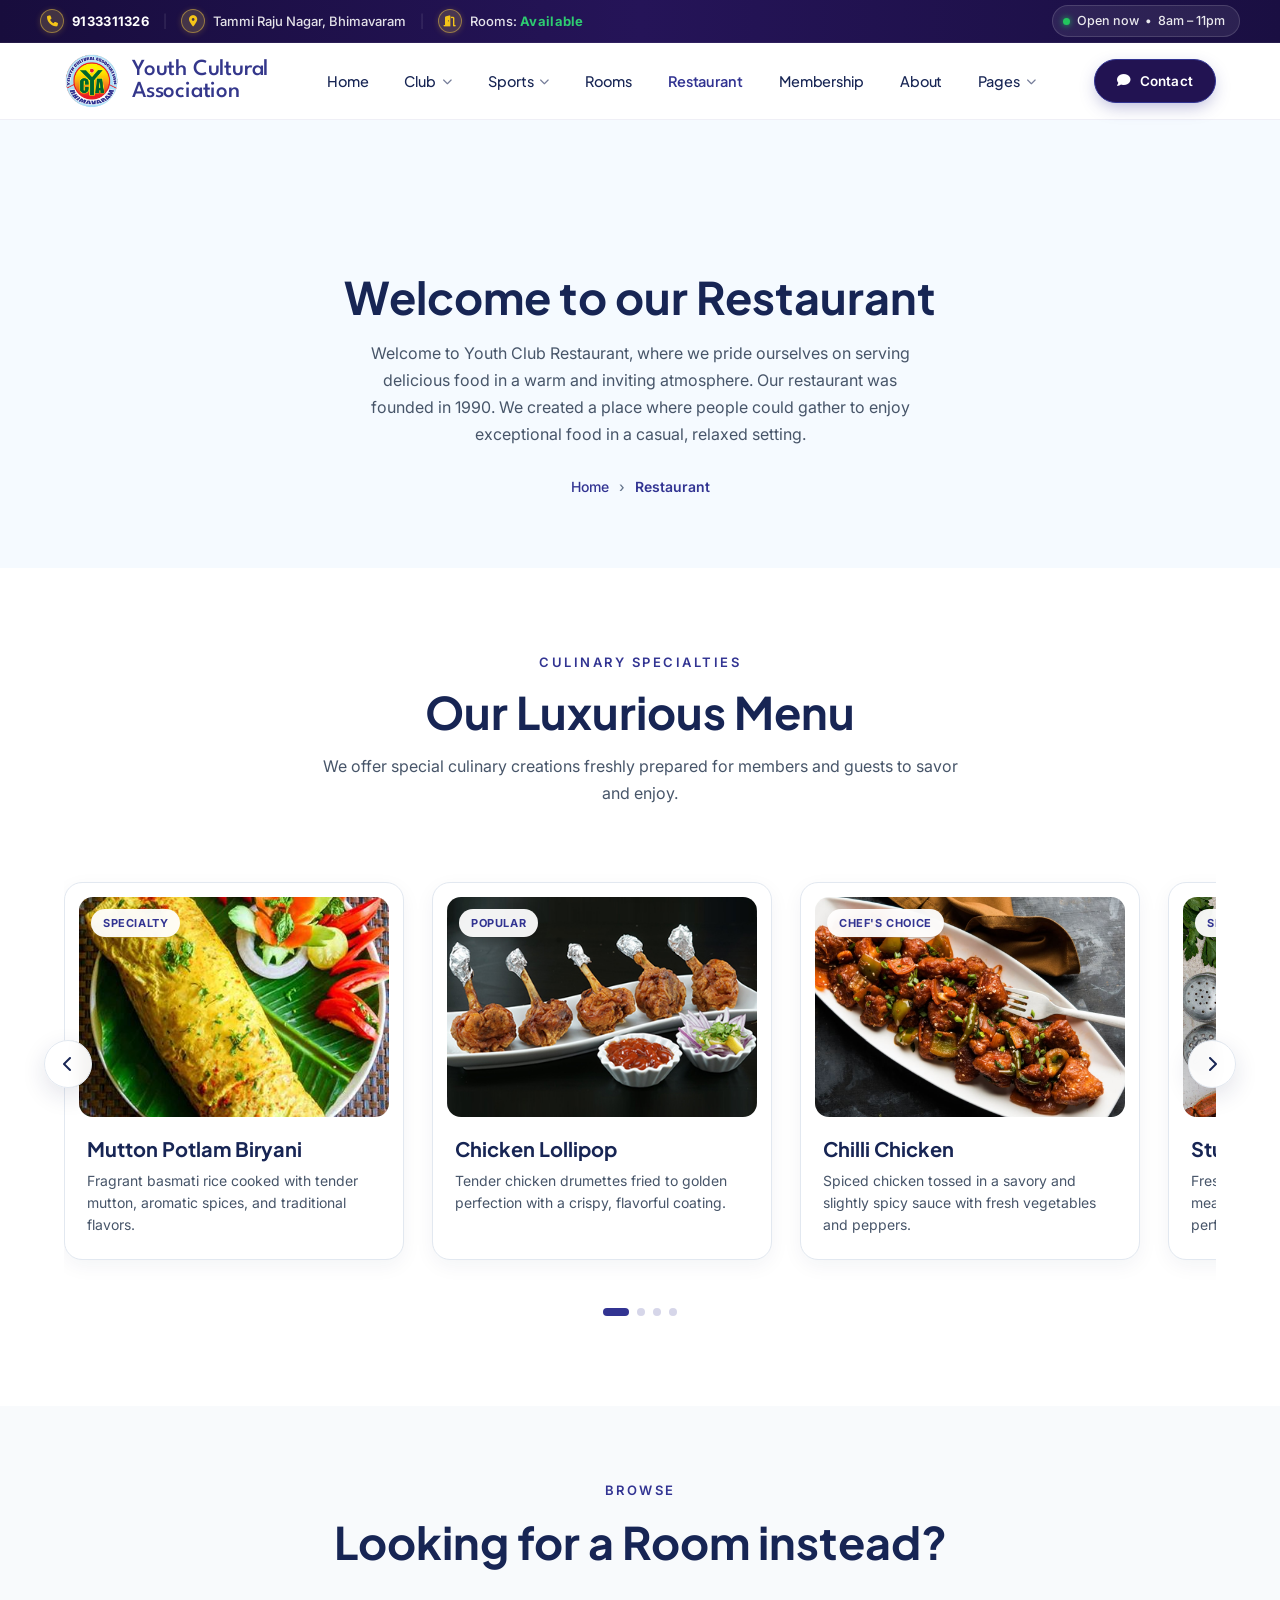
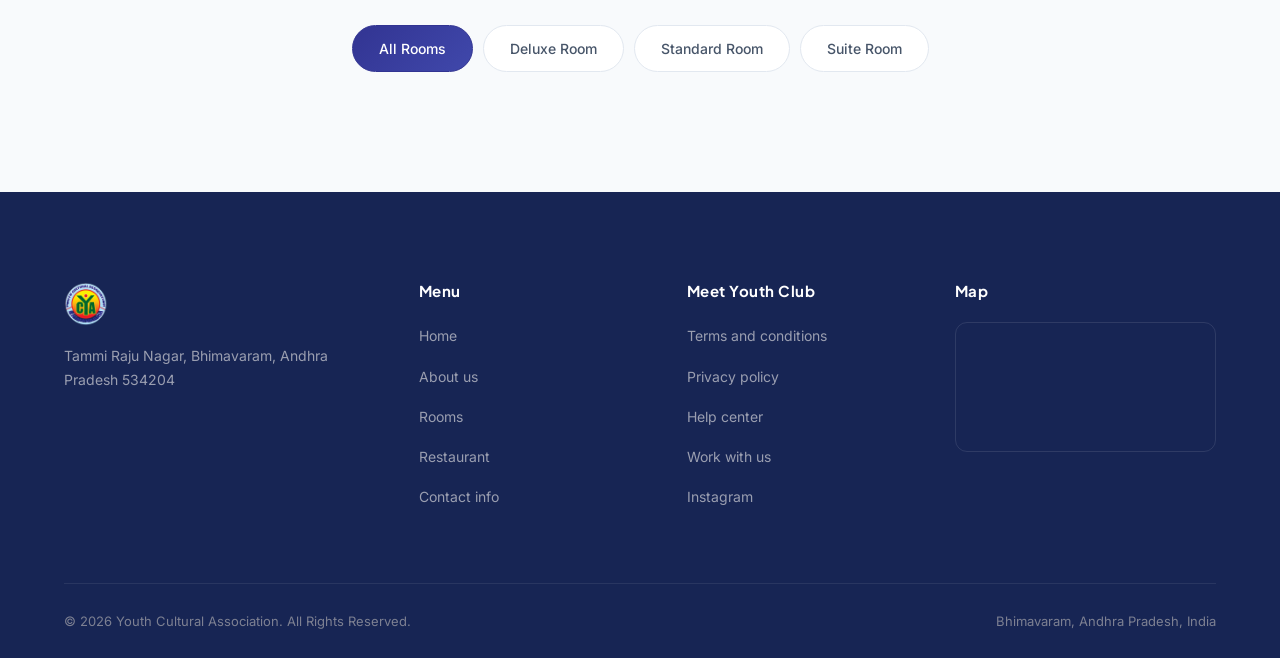
<file: restaurant.html>
<!DOCTYPE html>
<html lang="en">
<head>
<meta charset="UTF-8">
<meta name="viewport" content="width=device-width, initial-scale=1.0">
<title>Restaurant &mdash; Youth Cultural Association Bhimavaram</title>
<link rel="preconnect" href="https://fonts.googleapis.com">
<link rel="preconnect" href="https://fonts.gstatic.com" crossorigin>
<link href="https://fonts.googleapis.com/css2?family=League+Spartan:wght@500;700&family=Plus+Jakarta+Sans:wght@400;500;600;700;800&family=Inter:wght@400;500;600&display=swap" rel="stylesheet">
<link rel="stylesheet" href="https://cdnjs.cloudflare.com/ajax/libs/font-awesome/6.5.1/css/all.min.css">
<link rel="stylesheet" href="css/style.css">
</head>
<body>
<div id="loadingOverlay" style="position:fixed;top:0;left:0;width:100%;height:100%;background:#FFFFFF;display:flex;flex-direction:column;align-items:center;justify-content:center;z-index:9999;transition:opacity 0.4s ease;">
  <video src="videos/Logo Loading.webm" autoplay muted loop playsinline style="max-width:150px;height:auto;"></video>
  <video src="videos/Loading Bar.mp4" autoplay muted loop playsinline style="max-width:150px;height:auto;margin-top:12px;"></video>
</div>
<script>
  (function() {
    const isReload = (performance.getEntriesByType && performance.getEntriesByType('navigation')[0]?.type === 'reload') || (performance.navigation && performance.navigation.type === 1);
    const isInternal = document.referrer && document.referrer.startsWith(window.location.origin);
    if (!isReload && isInternal) {
      document.getElementById('loadingOverlay').style.display = 'none';
    }
  })();
</script>



<!-- TOPBAR -->
<div class="topbar">
  <div class="topbar-inner">
    <div class="topbar-left">
      <a href="tel:+919133311326" class="topbar-item">
        <span class="topbar-icon-badge"><i class="fa-solid fa-phone"></i></span>
        <strong>9133311326</strong>
      </a>
      <span class="topbar-sep">|</span>
      <a href="https://maps.google.com/?q=Tammi+Raju+Nagar+Bhimavaram" class="topbar-item" target="_blank" rel="noopener">
        <span class="topbar-icon-badge"><i class="fa-solid fa-location-dot"></i></span>
        <span>Tammi Raju Nagar, Bhimavaram</span>
      </a>
      <span class="topbar-sep">|</span>
      <span class="topbar-item">
        <span class="topbar-icon-badge"><i class="fa-solid fa-door-open"></i></span>
        <span>Rooms: <strong style="color:#2ecc71;">Available</strong></span>
      </span>
    </div>
    <div class="topbar-right">
      <div class="topbar-open">
        <span class="topbar-dot"></span>
        <span>Open now &nbsp;&bull;&nbsp; 8am &ndash; 11pm</span>
      </div>
    </div>
  </div>
</div>

<header class="navbar" id="mainNav">
  <div class="container">
    <a href="index.html" class="logo" style="display:flex;align-items:center;gap:12px;">
      <img src="images/logo.png" alt="Youth Cultural Association Bhimavaram">
      <span style="display:flex;flex-direction:column;line-height:0.95;">
        <strong style="color:#34378B;font-size:clamp(16px,1.8vw,23px);font-family:'League Spartan',sans-serif;font-weight:500;letter-spacing:-0.2px;text-transform:none;">Youth Cultural</strong>
        <strong style="color:#34378B;font-size:clamp(16px,1.8vw,23px);font-family:'League Spartan',sans-serif;font-weight:500;letter-spacing:-0.2px;text-transform:none;">Association</strong>
      </span>
    </a>
    <nav>
      <ul class="nav-links">
        <li><a href="index.html">Home</a></li>
        <li class="dropdown"><a href="about.html">Club <i class="fa-solid fa-chevron-down nav-arrow"></i></a>
          <div class="dropdown-menu">
            <a href="club-committee.html">              <span class="dropdown-icon"><i class="fa-solid fa-users-gear"></i></span>
              <span class="dropdown-text"><span class="dropdown-title">Club Committee</span></span>
            </a>
            <a href="about.html">
              <span class="dropdown-icon"><i class="fa-solid fa-building-columns"></i></span>
              <span class="dropdown-text"><span class="dropdown-title">Club Secretariat</span></span>
            </a>
          </div>
        </li>
        <li class="dropdown"><a href="index.html#sports">Sports <i class="fa-solid fa-chevron-down nav-arrow"></i></a>
          <div class="dropdown-menu dropdown-grid">
            <a href="index.html#sports">
              <span class="dropdown-icon"><i class="fa-solid fa-baseball"></i></span>
              <span class="dropdown-text"><span class="dropdown-title">Tennis</span></span>
              <span class="dropdown-badge">Courts</span>
            </a>
            <a href="index.html#sports">
              <span class="dropdown-icon"><i class="fa-solid fa-dumbbell"></i></span>
              <span class="dropdown-text"><span class="dropdown-title">Gym</span></span>
              <span class="dropdown-badge">Fitness</span>
            </a>
            <a href="index.html#sports">
              <span class="dropdown-icon"><i class="fa-solid fa-feather"></i></span>
              <span class="dropdown-text"><span class="dropdown-title">Shuttle</span></span>
            </a>
            <a href="index.html#sports">
              <span class="dropdown-icon"><i class="fa-solid fa-table-tennis-paddle-ball"></i></span>
              <span class="dropdown-text"><span class="dropdown-title">Table Tennis</span></span>
            </a>
            <a href="index.html#sports">
              <span class="dropdown-icon"><i class="fa-solid fa-circle-dot"></i></span>
              <span class="dropdown-text"><span class="dropdown-title">Billiards</span></span>
            </a>
            <a href="index.html#sports">
              <span class="dropdown-icon"><i class="fa-solid fa-volleyball"></i></span>
              <span class="dropdown-text"><span class="dropdown-title">Volley Ball</span></span>
            </a>
          </div>
        </li>
        <li><a href="rooms.html">Rooms</a></li>
        <li class="active"><a href="restaurant.html">Restaurant</a></li>
        <li><a href="membership.html">Membership</a></li>
        <li><a href="about.html">About</a></li>
        <li class="dropdown"><a href="#">Pages <i class="fa-solid fa-chevron-down nav-arrow"></i></a>
          <div class="dropdown-menu">
            <a href="gallery.html">
              <span class="dropdown-icon"><i class="fa-solid fa-images"></i></span>
              <span class="dropdown-text"><span class="dropdown-title">Gallery</span></span>
            </a>
            <a href="events.html"><span class="dropdown-icon"><i class="fa-solid fa-calendar-check"></i></span>
              <span class="dropdown-text"><span class="dropdown-title">Events</span></span>
            </a>
            <a href="affiliations.html"><span class="dropdown-icon"><i class="fa-solid fa-handshake"></i></span>
              <span class="dropdown-text"><span class="dropdown-title">Affiliations</span></span>
            </a>
            <a href="contact.html">
              <span class="dropdown-icon"><i class="fa-solid fa-envelope"></i></span>
              <span class="dropdown-text"><span class="dropdown-title">Contact</span></span>
            </a>
          </div>
        </li>
      </ul>
    </nav>
    <div class="nav-actions">
      <a href="https://wa.me/+917207080232" class="btn btn-primary nav-book" target="_blank" rel="noopener"><i class="fa-solid fa-comment"></i> Contact</a>
      <button class="nav-toggle" aria-label="Menu"><span></span><span></span><span></span></button>
    </div>
  </div>
</header>

<div class="page-header">
  <div class="container">
    <h1>Welcome to our Restaurant</h1>
    <p style="max-width:560px; margin:0 auto 26px;">Welcome to Youth Club Restaurant, where we pride ourselves on serving delicious food in a warm and inviting atmosphere. Our restaurant was founded in 1990. We created a place where people could gather to enjoy exceptional food in a casual, relaxed setting.</p>
    <div class="breadcrumb"><a href="index.html">Home</a><span>&#8250;</span><span style="color:var(--blue); font-weight:600;">Restaurant</span></div>
  </div>
</div>

<section class="restaurant-menu-section">
  <div class="container">
    <div class="section-head center">
      <span class="eyebrow" style="margin:0 auto 12px; padding-left:0;">Culinary Specialties</span>
      <h2 style="font-size:clamp(2rem,3.6vw,2.8rem); text-align:center; margin-bottom:14px;">Our Luxurious Menu</h2>
      <p style="max-width:640px; margin:0 auto 30px; text-align:center; font-size:16px; color:var(--body);">We offer special culinary creations freshly prepared for members and guests to savor and enjoy.</p>
    </div>

    <div class="menu-slider-wrap">
      <button class="menu-slider-btn prev" id="menuSliderPrev" aria-label="Previous dishes" type="button">
        <i class="fa-solid fa-chevron-left"></i>
      </button>

      <div class="menu-viewport" id="menuViewport">
        <div class="menu-track" id="menuListing">
          <div class="menu-item" data-category="all">
            <div class="menu-item-media">
              <span class="menu-item-badge">Specialty</span>
              <img src="images/Mutton Biryani.jpg" alt="Mutton Potlam Biryani">
            </div>
            <div class="menu-item-body">
              <div class="menu-item-top">
                <h4>Mutton Potlam Biryani</h4>
              </div>
              <p>Fragrant basmati rice cooked with tender mutton, aromatic spices, and traditional flavors.</p>
            </div>
          </div>

          <div class="menu-item" data-category="all">
            <div class="menu-item-media">
              <span class="menu-item-badge">Popular</span>
              <img src="images/Chicken Lollipop.jpg" alt="Chicken Lollipop">
            </div>
            <div class="menu-item-body">
              <div class="menu-item-top">
                <h4>Chicken Lollipop</h4>
              </div>
              <p>Tender chicken drumettes fried to golden perfection with a crispy, flavorful coating.</p>
            </div>
          </div>

          <div class="menu-item" data-category="all">
            <div class="menu-item-media">
              <span class="menu-item-badge">Chef's Choice</span>
              <img src="images/Chilli Chicken.jpg" alt="Chilli Chicken">
            </div>
            <div class="menu-item-body">
              <div class="menu-item-top">
                <h4>Chilli Chicken</h4>
              </div>
              <p>Spiced chicken tossed in a savory and slightly spicy sauce with fresh vegetables and peppers.</p>
            </div>
          </div>

          <div class="menu-item" data-category="all">
            <div class="menu-item-media">
              <span class="menu-item-badge">Signature</span>
              <img src="images/Stuffed Crabs.jpg" alt="Stuffed Crabs">
            </div>
            <div class="menu-item-body">
              <div class="menu-item-top">
                <h4>Stuffed Crabs (4 Pieces)</h4>
              </div>
              <p>Fresh crab shells filled with succulent crab meat, spices, and breadcrumbs, baked to perfection.</p>
            </div>
          </div>
        </div>
      </div>

      <button class="menu-slider-btn next" id="menuSliderNext" aria-label="Next dishes" type="button">
        <i class="fa-solid fa-chevron-right"></i>
      </button>
    </div>

    <div class="menu-slider-controls">
      <div class="menu-slider-dots" id="menuSliderDots"></div>
    </div>
  </div>
</section>

<section class="section-alt">
  <div class="container">
    <div class="section-head center reveal">
      <span class="eyebrow" style="margin:0 auto 14px; padding-left:0;">Browse</span>
      <h2 style="font-size:clamp(2rem,3.6vw,2.8rem); margin-bottom:18px;">Looking for a Room instead?</h2>
    </div>
    <div class="filter-tabs" style="justify-content:center; display:flex;">
      <a href="rooms.html" class="filter-tab active" style="display:inline-block; text-decoration:none;">All Rooms</a>
      <a href="rooms.html" class="filter-tab" style="display:inline-block; text-decoration:none;">Deluxe Room</a>
      <a href="rooms.html" class="filter-tab" style="display:inline-block; text-decoration:none;">Standard Room</a>
      <a href="rooms.html" class="filter-tab" style="display:inline-block; text-decoration:none;">Suite Room</a>
    </div>
  </div>
</section>

<!-- FOOTER -->
<footer>
  <div class="container">
    <div class="footer-grid">
      <div class="footer-col">
        <a href="index.html" class="footer-logo">
          <img src="images/logo.png" alt="Youth Cultural Association Logo">
        </a>
        <p>Tammi Raju Nagar, Bhimavaram, Andhra Pradesh 534204</p>
        <div class="dot-socials">
          <span></span><span></span><span></span><span></span><span></span>
        </div>
      </div>
      <div class="footer-col">
        <h4>Menu</h4>
        <ul>
          <li><a href="index.html">Home</a></li>
          <li><a href="about.html">About us</a></li>
          <li><a href="rooms.html">Rooms</a></li>
          <li><a href="restaurant.html">Restaurant</a></li>
          <li><a href="contact.html">Contact info</a></li>
        </ul>
      </div>
      <div class="footer-col">
        <h4>Meet Youth Club</h4>
        <ul>
          <li><a href="#">Terms and conditions</a></li>
          <li><a href="#">Privacy policy</a></li>
          <li><a href="#">Help center</a></li>
          <li><a href="#">Work with us</a></li>
          <li><a href="#">Instagram</a></li>
        </ul>
      </div>
      <div class="footer-col">
        <h4>Map</h4>
        <div class="footer-map">
          <iframe src="https://maps.google.com/maps?q=Youth+Cultural+Club+Bhimavaram+Andhra+Pradesh&output=embed&z=15" loading="lazy" title="Youth Cultural Club Location"></iframe>
        </div>
      </div>
    </div>
    <div class="footer-bottom">
      <span>&copy; 2026 Youth Cultural Association. All Rights Reserved.</span>
      <span>Bhimavaram, Andhra Pradesh, India</span>
    </div>
  </div>
</footer>

<button class="back-to-top" aria-label="Back to top"><i class="fa-solid fa-arrow-up"></i></button>
<script src="js/script.js"></script>
<script>
  (function() {
    const overlay = document.getElementById('loadingOverlay');
    if (overlay) {
      const isReload = (performance.getEntriesByType && performance.getEntriesByType('navigation')[0]?.type === 'reload') || (performance.navigation && performance.navigation.type === 1);
      const isInternal = document.referrer && document.referrer.startsWith(window.location.origin);
      if (isReload || !isInternal) {
        setTimeout(() => {
          overlay.style.opacity = '0';
          overlay.addEventListener('transitionend', () => overlay.remove());
        }, 1500);
      } else {
        overlay.remove();
      }
    }
  })();
</script>
</body>
</html>
</file>
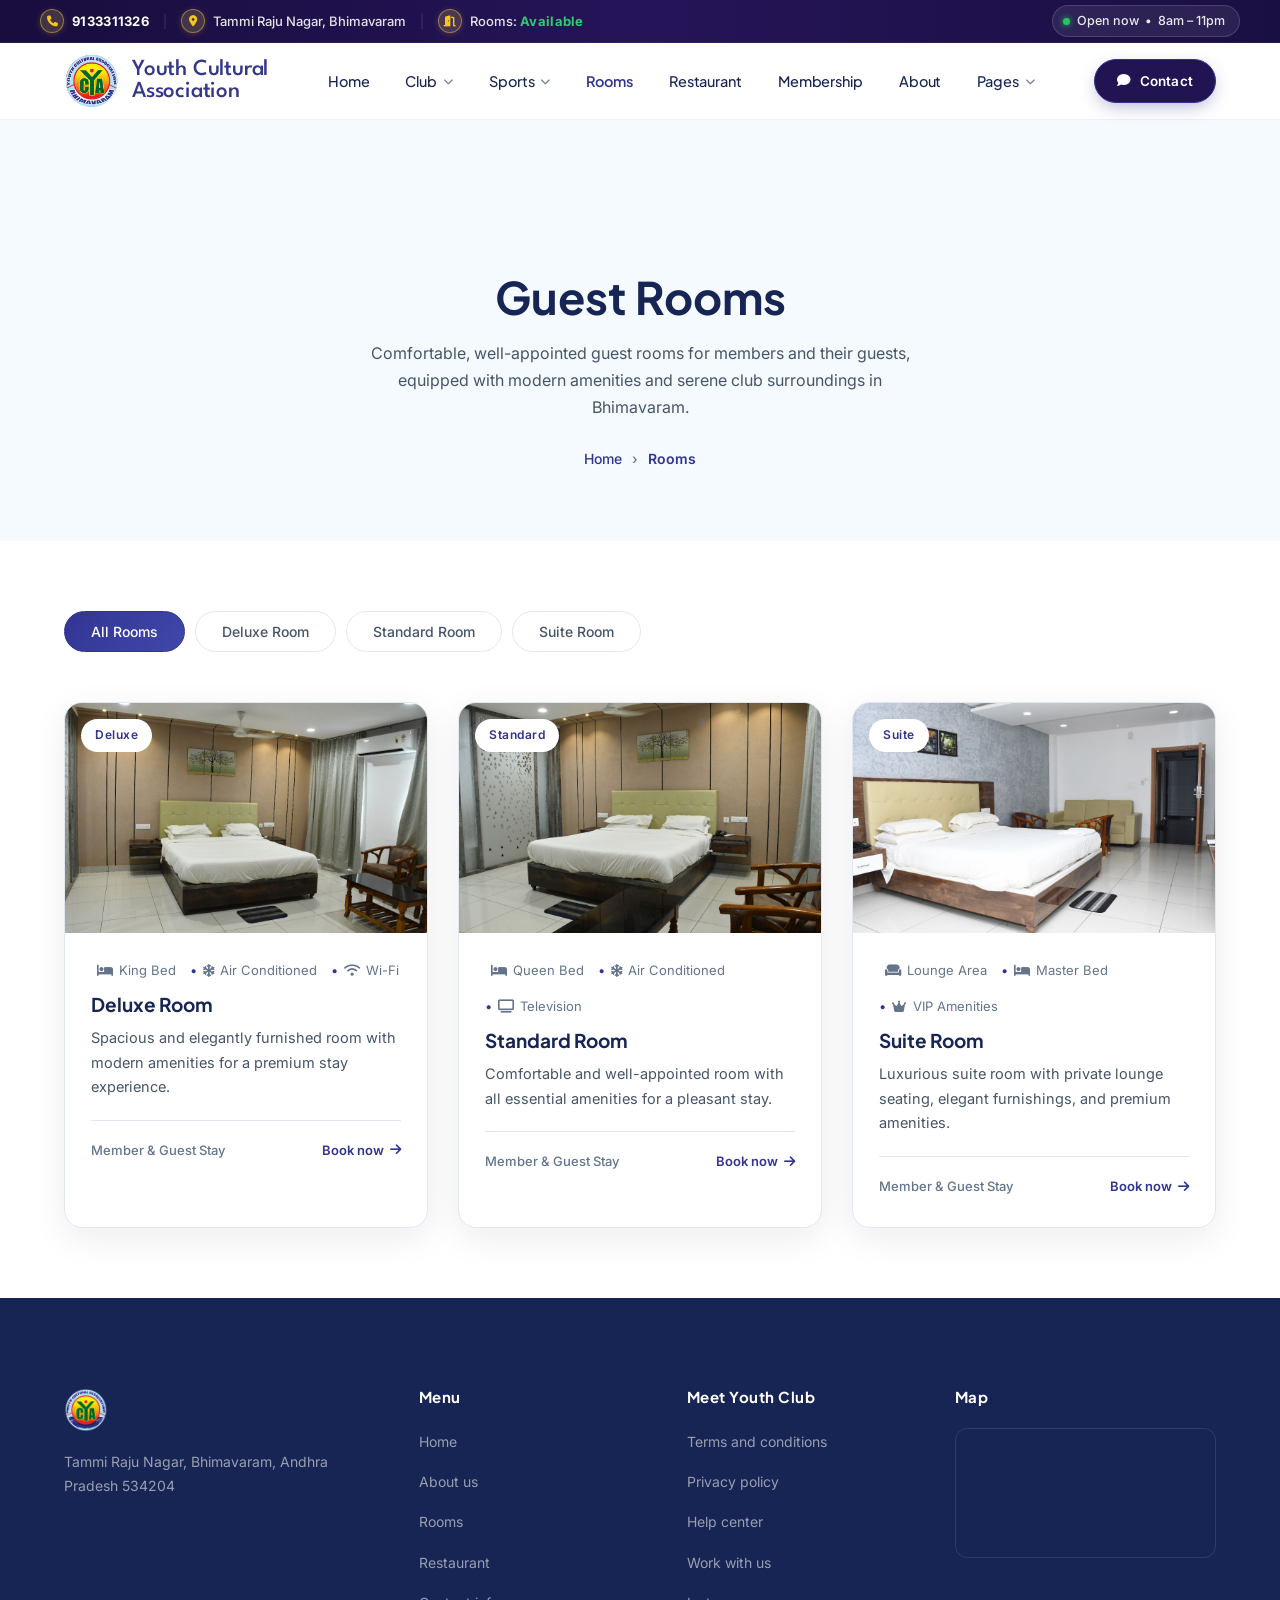
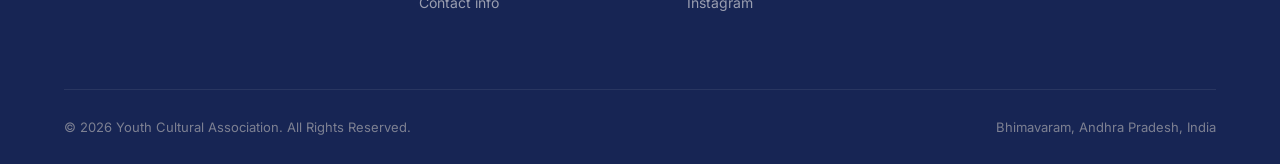
<file: rooms.html>
<!DOCTYPE html>
<html lang="en">
<head>
<meta charset="UTF-8">
<meta name="viewport" content="width=device-width, initial-scale=1.0">
<title>Rooms &mdash; Youth Cultural Association Bhimavaram</title>
<link rel="preconnect" href="https://fonts.googleapis.com">
<link rel="preconnect" href="https://fonts.gstatic.com" crossorigin>
<link href="https://fonts.googleapis.com/css2?family=League+Spartan:wght@500;700&family=Plus+Jakarta+Sans:wght@400;500;600;700;800&family=Inter:wght@400;500;600&display=swap" rel="stylesheet">
<link rel="stylesheet" href="https://cdnjs.cloudflare.com/ajax/libs/font-awesome/6.5.1/css/all.min.css">
<link rel="stylesheet" href="css/style.css">
</head>
<body>
<div id="loadingOverlay" style="position:fixed;top:0;left:0;width:100%;height:100%;background:#FFFFFF;display:flex;flex-direction:column;align-items:center;justify-content:center;z-index:9999;transition:opacity 0.4s ease;">
  <video src="videos/Logo Loading.webm" autoplay muted loop playsinline style="max-width:150px;height:auto;"></video>
  <video src="videos/Loading Bar.mp4" autoplay muted loop playsinline style="max-width:150px;height:auto;margin-top:12px;"></video>
</div>
<script>
  (function() {
    const isReload = (performance.getEntriesByType && performance.getEntriesByType('navigation')[0]?.type === 'reload') || (performance.navigation && performance.navigation.type === 1);
    const isInternal = document.referrer && document.referrer.startsWith(window.location.origin);
    if (!isReload && isInternal) {
      document.getElementById('loadingOverlay').style.display = 'none';
    }
  })();
</script>



<!-- TOPBAR -->
<div class="topbar">
  <div class="topbar-inner">
    <div class="topbar-left">
      <a href="tel:+919133311326" class="topbar-item">
        <span class="topbar-icon-badge"><i class="fa-solid fa-phone"></i></span>
        <strong>9133311326</strong>
      </a>
      <span class="topbar-sep">|</span>
      <a href="https://maps.google.com/?q=Tammi+Raju+Nagar+Bhimavaram" class="topbar-item" target="_blank" rel="noopener">
        <span class="topbar-icon-badge"><i class="fa-solid fa-location-dot"></i></span>
        <span>Tammi Raju Nagar, Bhimavaram</span>
      </a>
      <span class="topbar-sep">|</span>
      <span class="topbar-item">
        <span class="topbar-icon-badge"><i class="fa-solid fa-door-open"></i></span>
        <span>Rooms: <strong style="color:#2ecc71;">Available</strong></span>
      </span>
    </div>
    <div class="topbar-right">
      <div class="topbar-open">
        <span class="topbar-dot"></span>
        <span>Open now &nbsp;&bull;&nbsp; 8am &ndash; 11pm</span>
      </div>
    </div>
  </div>
</div>

<header class="navbar" id="mainNav">
  <div class="container">
    <a href="index.html" class="logo" style="display:flex;align-items:center;gap:12px;">
      <img src="images/logo.png" alt="Youth Cultural Association Bhimavaram">
      <span style="display:flex;flex-direction:column;line-height:0.95;">
        <strong style="color:#34378B;font-size:clamp(16px,1.8vw,23px);font-family:'League Spartan',sans-serif;font-weight:500;letter-spacing:-0.2px;text-transform:none;">Youth Cultural</strong>
        <strong style="color:#34378B;font-size:clamp(16px,1.8vw,23px);font-family:'League Spartan',sans-serif;font-weight:500;letter-spacing:-0.2px;text-transform:none;">Association</strong>
      </span>
    </a>
    <nav>
      <ul class="nav-links">
        <li><a href="index.html">Home</a></li>
        <li class="dropdown"><a href="about.html">Club <i class="fa-solid fa-chevron-down nav-arrow"></i></a>
          <div class="dropdown-menu">
            <a href="club-committee.html">              <span class="dropdown-icon"><i class="fa-solid fa-users-gear"></i></span>
              <span class="dropdown-text"><span class="dropdown-title">Club Committee</span></span>
            </a>
            <a href="about.html">
              <span class="dropdown-icon"><i class="fa-solid fa-building-columns"></i></span>
              <span class="dropdown-text"><span class="dropdown-title">Club Secretariat</span></span>
            </a>
          </div>
        </li>
        <li class="dropdown"><a href="index.html#sports">Sports <i class="fa-solid fa-chevron-down nav-arrow"></i></a>
          <div class="dropdown-menu dropdown-grid">
            <a href="index.html#sports">
              <span class="dropdown-icon"><i class="fa-solid fa-baseball"></i></span>
              <span class="dropdown-text"><span class="dropdown-title">Tennis</span></span>
              <span class="dropdown-badge">Courts</span>
            </a>
            <a href="index.html#sports">
              <span class="dropdown-icon"><i class="fa-solid fa-dumbbell"></i></span>
              <span class="dropdown-text"><span class="dropdown-title">Gym</span></span>
              <span class="dropdown-badge">Fitness</span>
            </a>
            <a href="index.html#sports">
              <span class="dropdown-icon"><i class="fa-solid fa-feather"></i></span>
              <span class="dropdown-text"><span class="dropdown-title">Shuttle</span></span>
            </a>
            <a href="index.html#sports">
              <span class="dropdown-icon"><i class="fa-solid fa-table-tennis-paddle-ball"></i></span>
              <span class="dropdown-text"><span class="dropdown-title">Table Tennis</span></span>
            </a>
            <a href="index.html#sports">
              <span class="dropdown-icon"><i class="fa-solid fa-circle-dot"></i></span>
              <span class="dropdown-text"><span class="dropdown-title">Billiards</span></span>
            </a>
            <a href="index.html#sports">
              <span class="dropdown-icon"><i class="fa-solid fa-volleyball"></i></span>
              <span class="dropdown-text"><span class="dropdown-title">Volley Ball</span></span>
            </a>
          </div>
        </li>
        <li class="active"><a href="rooms.html">Rooms</a></li>
        <li><a href="restaurant.html">Restaurant</a></li>
        <li><a href="membership.html">Membership</a></li>
        <li><a href="about.html">About</a></li>
        <li class="dropdown"><a href="#">Pages <i class="fa-solid fa-chevron-down nav-arrow"></i></a>
          <div class="dropdown-menu">
            <a href="gallery.html">
              <span class="dropdown-icon"><i class="fa-solid fa-images"></i></span>
              <span class="dropdown-text"><span class="dropdown-title">Gallery</span></span>
            </a>
            <a href="events.html"><span class="dropdown-icon"><i class="fa-solid fa-calendar-check"></i></span>
              <span class="dropdown-text"><span class="dropdown-title">Events</span></span>
            </a>
            <a href="affiliations.html"><span class="dropdown-icon"><i class="fa-solid fa-handshake"></i></span>
              <span class="dropdown-text"><span class="dropdown-title">Affiliations</span></span>
            </a>
            <a href="contact.html">
              <span class="dropdown-icon"><i class="fa-solid fa-envelope"></i></span>
              <span class="dropdown-text"><span class="dropdown-title">Contact</span></span>
            </a>
          </div>
        </li>
      </ul>
    </nav>
    <div class="nav-actions">
      <a href="https://wa.me/+917207080232" class="btn btn-primary nav-book" target="_blank" rel="noopener"><i class="fa-solid fa-comment"></i> Contact</a>
      <button class="nav-toggle" aria-label="Menu"><span></span><span></span><span></span></button>
    </div>
  </div>
</header>

<div class="page-header">
  <div class="container">
    <h1>Guest Rooms</h1>
    <p style="max-width:580px; margin:0 auto 26px;">Comfortable, well-appointed guest rooms for members and their guests, equipped with modern amenities and serene club surroundings in Bhimavaram.</p>
    <div class="breadcrumb"><a href="index.html">Home</a><span>&#8250;</span><span style="color:var(--blue); font-weight:600;">Rooms</span></div>
  </div>
</div>

<section>
  <div class="container">
    <div class="filter-tabs" data-target="#roomsListing">
      <button class="filter-tab active" data-filter="all">All Rooms</button>
      <button class="filter-tab" data-filter="deluxe">Deluxe Room</button>
      <button class="filter-tab" data-filter="standard">Standard Room</button>
      <button class="filter-tab" data-filter="suite">Suite Room</button>
    </div>

    <div class="rooms-grid" id="roomsListing">

      <!-- 1. Deluxe Room -->
      <div class="room-card" data-category="deluxe">
        <div class="room-media">
          <span class="room-tag">Deluxe</span>
          <img src="images/room-deluxe.jpg" alt="Deluxe Room">
        </div>
        <div class="room-body">
          <div class="room-meta">
            <span><i class="fa-solid fa-bed"></i> King Bed</span>
            <span><i class="fa-solid fa-snowflake"></i> Air Conditioned</span>
            <span><i class="fa-solid fa-wifi"></i> Wi-Fi</span>
          </div>
          <h3>Deluxe Room</h3>
          <p>Spacious and elegantly furnished room with modern amenities for a premium stay experience.</p>
          <div class="room-footer">
            <span style="font-size:13px; color:var(--muted); font-weight:500;">Member & Guest Stay</span>
            <a href="contact.html" class="room-link">Book now <i class="fa-solid fa-arrow-right arrow"></i></a>
          </div>
        </div>
      </div>

      <!-- 2. Standard Room -->
      <div class="room-card" data-category="standard">
        <div class="room-media">
          <span class="room-tag">Standard</span>
          <img src="images/room-standard.jpg" alt="Standard Room">
        </div>
        <div class="room-body">
          <div class="room-meta">
            <span><i class="fa-solid fa-bed"></i> Queen Bed</span>
            <span><i class="fa-solid fa-snowflake"></i> Air Conditioned</span>
            <span><i class="fa-solid fa-tv"></i> Television</span>
          </div>
          <h3>Standard Room</h3>
          <p>Comfortable and well-appointed room with all essential amenities for a pleasant stay.</p>
          <div class="room-footer">
            <span style="font-size:13px; color:var(--muted); font-weight:500;">Member & Guest Stay</span>
            <a href="contact.html" class="room-link">Book now <i class="fa-solid fa-arrow-right arrow"></i></a>
          </div>
        </div>
      </div>

      <!-- 3. Suite Room -->
      <div class="room-card" data-category="suite">
        <div class="room-media">
          <span class="room-tag">Suite</span>
          <img src="images/room-suite.jpg" alt="Suite Room">
        </div>
        <div class="room-body">
          <div class="room-meta">
            <span><i class="fa-solid fa-couch"></i> Lounge Area</span>
            <span><i class="fa-solid fa-bed"></i> Master Bed</span>
            <span><i class="fa-solid fa-crown"></i> VIP Amenities</span>
          </div>
          <h3>Suite Room</h3>
          <p>Luxurious suite room with private lounge seating, elegant furnishings, and premium amenities.</p>
          <div class="room-footer">
            <span style="font-size:13px; color:var(--muted); font-weight:500;">Member & Guest Stay</span>
            <a href="contact.html" class="room-link">Book now <i class="fa-solid fa-arrow-right arrow"></i></a>
          </div>
        </div>
      </div>

    </div>
  </div>
</section>

<!-- FOOTER -->
<footer>
  <div class="container">
    <div class="footer-grid">
      <div class="footer-col">
        <a href="index.html" class="footer-logo">
          <img src="images/logo.png" alt="Youth Cultural Association Logo">
        </a>
        <p>Tammi Raju Nagar, Bhimavaram, Andhra Pradesh 534204</p>
        <div class="dot-socials">
          <span></span><span></span><span></span><span></span><span></span>
        </div>
      </div>
      <div class="footer-col">
        <h4>Menu</h4>
        <ul>
          <li><a href="index.html">Home</a></li>
          <li><a href="about.html">About us</a></li>
          <li><a href="rooms.html">Rooms</a></li>
          <li><a href="restaurant.html">Restaurant</a></li>
          <li><a href="contact.html">Contact info</a></li>
        </ul>
      </div>
      <div class="footer-col">
        <h4>Meet Youth Club</h4>
        <ul>
          <li><a href="#">Terms and conditions</a></li>
          <li><a href="#">Privacy policy</a></li>
          <li><a href="#">Help center</a></li>
          <li><a href="#">Work with us</a></li>
          <li><a href="#">Instagram</a></li>
        </ul>
      </div>
      <div class="footer-col">
        <h4>Map</h4>
        <div class="footer-map">
          <iframe src="https://maps.google.com/maps?q=Youth+Cultural+Club+Bhimavaram+Andhra+Pradesh&output=embed&z=15" loading="lazy" title="Youth Cultural Club Location"></iframe>
        </div>
      </div>
    </div>
    <div class="footer-bottom">
      <span>&copy; 2026 Youth Cultural Association. All Rights Reserved.</span>
      <span>Bhimavaram, Andhra Pradesh, India</span>
    </div>
  </div>
</footer>

<button class="back-to-top" aria-label="Back to top"><i class="fa-solid fa-arrow-up"></i></button>
<script src="js/script.js"></script>
<script>
  (function() {
    const overlay = document.getElementById('loadingOverlay');
    if (overlay) {
      const isReload = (performance.getEntriesByType && performance.getEntriesByType('navigation')[0]?.type === 'reload') || (performance.navigation && performance.navigation.type === 1);
      const isInternal = document.referrer && document.referrer.startsWith(window.location.origin);
      if (isReload || !isInternal) {
        setTimeout(() => {
          overlay.style.opacity = '0';
          overlay.addEventListener('transitionend', () => overlay.remove());
        }, 1500);
      } else {
        overlay.remove();
      }
    }
  })();
</script>
</body>
</html>
</file>
<file: css/style.css>
/* ==========================================
   YCBVRM Premium Design System
   Modern • Clean • Timeless
   ========================================== */

@import url('https://fonts.googleapis.com/css2?family=Plus+Jakarta+Sans:wght@400;500;600;700;800&family=Inter:wght@400;500;600&display=swap');

:root{
  /* BRAND COLORS */
  --primary:        #323492;
  --primary-hover:  #4048AB;
  --primary-light:  #7172B1;

  /* ACCENTS */
  --green:          #03662D;
  --green-light:    #0D7C39;
  --gold:           #E8B10F;
  --gold-light:     #F3C623;
  --danger:         #EB2927;

  /* BACKGROUNDS */
  --background:     #FFFFFF;
  --section-bg:     #F8FAFC;
  --hero-bg:        #F5FAFF;
  --card:           #FFFFFF;

  /* TEXT */
  --heading:        #172554;
  --body:           #475569;
  --muted:          #64748B;

  /* BORDERS */
  --border:         #E2E8F0;

  /* SHADOWS */
  --shadow-sm:      0 6px 20px rgba(20,30,70,.05);
  --shadow-md:      0 10px 35px rgba(20,30,70,.08);
  --shadow-lg:      0 20px 50px rgba(20,30,70,.12);

  /* GRADIENTS */
  --hero-gradient:    linear-gradient(135deg,#FFFFFF,#F5FAFF,#EAF4FF);
  --primary-gradient: linear-gradient(135deg,#323492,#4048AB);
  --green-gradient:   linear-gradient(135deg,#03662D,#0D7C39);
  --gold-gradient:    linear-gradient(135deg,#E8B10F,#F3C623);

  /* BORDER RADIUS */
  --radius-small:   12px;
  --radius-medium:  18px;
  --radius-large:   24px;
  --radius-pill:    999px;
  --radius-card:    18px;

  /* TYPOGRAPHY */
  --font-heading:   'Plus Jakarta Sans', sans-serif;
  --font-body:      'Inter', sans-serif;

  /* LEGACY COMPAT */
  --blue:           #323492;
  --blue-dark:      #4048AB;
  --ink:            #172554;
  --mint:           #F8FAFC;
  --footer-bg:      #172554;
  --white:          #FFFFFF;

  --container: 1200px;
  --ease: cubic-bezier(.65,.05,.36,1);
}

*,*::before,*::after{ box-sizing:border-box; }
html{ scroll-behavior:smooth; }
body{
  margin:0;
  font-family:var(--font-body);
  color:var(--body);
  background:var(--background);
  font-size:16px;
  line-height:1.7;
  font-weight:400;
  -webkit-font-smoothing:antialiased;
  overflow-x:hidden;
}
img{ max-width:100%; display:block; }
a{ text-decoration:none; color:inherit; }
ul{ list-style:none; margin:0; padding:0; }
h1,h2,h3,h4{
  margin:0;
  font-family:var(--font-heading);
  font-weight:700;
  line-height:1.2;
  color:var(--heading);
}
p{ margin:0; color:var(--body); }
.container{ max-width:var(--container); margin:0 auto; padding:0 24px; }

::selection{ background:var(--primary); color:#fff; }



/* focus visibility */
a:focus-visible, button:focus-visible, input:focus-visible{
  outline:2px solid var(--primary);
  outline-offset:3px;
}

@media (prefers-reduced-motion: reduce){
  *{ animation-duration:0.001ms !important; animation-iteration-count:1 !important; transition-duration:0.001ms !important; scroll-behavior:auto !important; }
}

/* ---------- Buttons ---------- */
.btn{
  display:inline-flex;
  align-items:center;
  gap:8px;
  padding:14px 30px;
  border-radius:var(--radius-pill);
  font-family:var(--font-body);
  font-size:14px;
  font-weight:600;
  letter-spacing:.3px;
  border:1.5px solid transparent;
  cursor:pointer;
  transition:all .35s var(--ease);
  white-space:nowrap;
}
.btn-primary{
  background:var(--primary-gradient);
  color:#fff;
  border-color:var(--primary);
  box-shadow:0 10px 24px -8px rgba(50,52,146,.45);
}
.btn-primary:hover{
  background:var(--primary-hover);
  transform:translateY(-3px);
  box-shadow:0 16px 28px -8px rgba(50,52,146,.55);
}
.btn-outline{
  background:transparent;
  color:var(--primary);
  border-color:var(--primary);
}
.btn-outline:hover{ background:var(--primary); color:#fff; transform:translateY(-3px); }
.btn-sm{ padding:10px 22px; font-size:13px; }

.eyebrow{
  display:inline-block;
  font-family:var(--font-body);
  font-size:13px;
  font-weight:600;
  letter-spacing:2.5px;
  text-transform:uppercase;
  color:var(--primary);
  margin-bottom:14px;
  position:relative;
  padding-left:34px;
}
.eyebrow::before{
  content:"";
  position:absolute;
  left:0; top:50%;
  width:24px; height:2px;
  background:var(--primary-gradient);
  transform:translateY(-50%);
  border-radius:2px;
}
.section-head.center .eyebrow::before,
.eyebrow-no-line::before{
  display:none !important;
}



/* ---------- Topbar ---------- */
/* ---------- Topbar ---------- */
.topbar{
  background: #1e1346;
  background: linear-gradient(90deg, #180d3d 0%, #251458 50%, #1a0f42 100%);
  color: rgba(255,255,255,.9);
  padding: 0 24px;
  font-family: var(--font-body);
  font-size: 13px;
  z-index: 1001;
  position: relative;
  border-bottom: 1px solid rgba(255,255,255,0.06);
}
.topbar-inner{
  max-width: var(--container);
  margin: 0 auto;
  display: flex;
  align-items: center;
  justify-content: space-between;
  min-height: 42px;
  gap: 16px;
}
.topbar-left{
  display: flex;
  align-items: center;
  gap: 14px;
  flex-wrap: wrap;
}
.topbar-sep{
  color: rgba(255,255,255,.2);
  font-size: 13px;
  font-weight: 300;
  user-select: none;
}
/* Light yellow circular badge */
.topbar-icon-badge{
  display: inline-flex;
  align-items: center;
  justify-content: center;
  width: 24px; height: 24px;
  border-radius: 50%;
  background: rgba(255, 220, 90, 0.18);
  border: 1px solid rgba(255, 210, 60, 0.45);
  color: #F5C518;
  font-size: 11px;
  flex-shrink: 0;
  box-shadow: 0 1px 6px rgba(255, 200, 50, 0.2);
}
.topbar-item{
  display: flex;
  align-items: center;
  gap: 8px;
  color: rgba(255,255,255,.88);
  text-decoration: none;
  font-size: 13px;
  font-weight: 500;
  transition: color .2s ease;
  white-space: nowrap;
}
.topbar-item strong{
  font-weight: 700;
  color: #ffffff;
  letter-spacing: 0.3px;
}
.topbar-item:hover{ color: #ffffff; }
.topbar-right{
  display: flex;
  align-items: center;
  gap: 8px;
  flex-shrink: 0;
}
.topbar-open{
  display: flex;
  align-items: center;
  gap: 7px;
  font-size: 12.5px;
  font-weight: 500;
  color: rgba(255,255,255,.9);
  white-space: nowrap;
  background: rgba(255,255,255,.08);
  border: 1px solid rgba(255,255,255,.14);
  border-radius: var(--radius-pill);
  padding: 4px 14px 4px 10px;
}
.topbar-dot{
  width: 7px; height: 7px;
  border-radius: 50%;
  background: #22c55e;
  box-shadow: 0 0 6px #22c55e;
  flex-shrink: 0;
  display: inline-block;
}
.topbar-social-btn{
  display: none;
}

/* ---------- Navbar ---------- */
.navbar{
  position: sticky; top: 0; left: 0; right: 0;
  z-index: 1000;
  background: rgba(255, 255, 255, 0.94);
  backdrop-filter: blur(18px);
  -webkit-backdrop-filter: blur(18px);
  border-bottom: 1px solid rgba(50, 52, 146, 0.08);
  transition: background .3s ease, box-shadow .3s ease, padding .3s ease;
}
.navbar.scrolled{
  background: rgba(255, 255, 255, 0.98);
  box-shadow: 0 10px 30px -5px rgba(24, 13, 61, 0.08);
  border-bottom-color: rgba(50, 52, 146, 0.12);
}
.navbar .container{
  display: flex;
  align-items: center;
  justify-content: space-between;
  padding-top: 10px; padding-bottom: 10px;
  transition: padding .3s ease;
  position: relative;
}
.navbar.scrolled .container{
  padding-top: 7px; padding-bottom: 7px;
}

/* Logo */
.logo{
  display: flex;
  align-items: center;
  line-height: 1;
  text-decoration: none;
  flex-shrink: 0;
  gap: 12px;
  transition: transform .2s ease;
}
.logo:hover{
  transform: translateY(-1px);
}
.logo img{
  height: 56px;
  width: auto;
  object-fit: contain;
  display: block;
  transition: height .3s ease;
}
.navbar.scrolled .logo img{
  height: 48px;
}
.logo-text{
  display: none;
}

/* Preloader logo adjustments */
.pre-logo-img{ width:72px; height:72px; object-fit:contain; margin:0 auto 18px; display:block; }

/* Nav Links Container */
/* Nav Links Container */
.nav-links{
  display: flex;
  align-items: center;
  gap: 6px;
  margin: 0;
  padding: 0;
  list-style: none;
}
.nav-links > li{
  position: relative;
}
.nav-links > li > a{
  font-family: var(--font-heading);
  font-size: 14.5px;
  font-weight: 500;
  color: var(--heading);
  position: relative;
  padding: 8px 14px;
  display: inline-flex;
  align-items: center;
  gap: 6px;
  text-decoration: none;
  border-radius: 10px;
  border: 1px solid transparent;
  background: transparent;
  transition: all .22s cubic-bezier(0.16, 1, 0.3, 1);
  letter-spacing: -0.1px;
}

/* Hover Box for Navbar Items - appears ONLY on hover */
.nav-links > li > a:hover,
.nav-links > li:hover > a,
.nav-links > li.dropdown:hover > a,
.nav-links > li.dropdown.open > a{
  color: var(--primary);
  background: rgba(50, 52, 146, 0.075);
  border-color: rgba(50, 52, 146, 0.13);
  box-shadow: 0 4px 14px -3px rgba(50, 52, 146, 0.12), inset 0 1px 0 rgba(255, 255, 255, 0.8);
  transform: translateY(-1px);
}

/* Selected / Active Section - clean text styling without persistent box */
.nav-links > li.active > a{
  color: var(--primary);
  font-weight: 600;
  background: transparent;
  border-color: transparent;
  box-shadow: none;
  transform: none;
}

/* When hovering on the active section, show the box smoothly */
.nav-links > li.active > a:hover,
.nav-links > li.active:hover > a{
  background: rgba(50, 52, 146, 0.075);
  border-color: rgba(50, 52, 146, 0.13);
  box-shadow: 0 4px 14px -3px rgba(50, 52, 146, 0.12), inset 0 1px 0 rgba(255, 255, 255, 0.8);
  transform: translateY(-1px);
}

/* Dropdown Arrow */
.nav-arrow{
  font-size: 10px;
  opacity: 0.6;
  transition: transform .25s ease, opacity .25s ease;
}
.dropdown:hover .nav-arrow,
.dropdown.open .nav-arrow{
  transform: rotate(180deg);
  opacity: 1;
  color: var(--primary);
}

/* ---------- Floating Dropdown Boxes ("Box Near It") ---------- */
.nav-links .dropdown{
  position: relative;
}
.dropdown-menu{
  position: absolute;
  top: 100%;
  left: 50%;
  transform: translateX(-50%) translateY(8px) scale(0.97);
  background: rgba(255, 255, 255, 0.98);
  backdrop-filter: blur(20px);
  -webkit-backdrop-filter: blur(20px);
  min-width: 230px;
  /* visual gap via padding-top so hover area is unbroken */
  padding: 12px 8px 8px;
  border-radius: 18px;
  border: 1px solid rgba(50, 52, 146, 0.1);
  box-shadow: 0 24px 50px -12px rgba(24, 13, 61, 0.18), 0 0 0 1px rgba(255, 255, 255, 0.9) inset, 0 4px 16px rgba(50, 52, 146, 0.06);
  opacity: 0;
  visibility: hidden;
  pointer-events: none;
  transition: opacity .22s cubic-bezier(0.16, 1, 0.3, 1), transform .22s cubic-bezier(0.16, 1, 0.3, 1), visibility .22s;
  z-index: 1050;
}
/* Transparent bridge fills the gap between nav link and dropdown */
.dropdown-menu::after{
  content: "";
  position: absolute;
  top: -20px;
  left: 0;
  right: 0;
  height: 20px;
  background: transparent;
}
/* Upward Arrow pointer for the box */
.dropdown-menu::before{
  content: "";
  position: absolute;
  top: -6px;
  left: 50%;
  width: 12px;
  height: 12px;
  background: #ffffff;
  transform: translateX(-50%) rotate(45deg);
  border-top: 1px solid rgba(50, 52, 146, 0.1);
  border-left: 1px solid rgba(50, 52, 146, 0.1);
  border-radius: 2px 0 0 0;
}
/* Desktop Hover / Open state */
@media (min-width: 992px) {
  .dropdown:hover .dropdown-menu,
  .dropdown.open .dropdown-menu,
  .dropdown.is-open > .dropdown-menu{
    opacity: 1;
    visibility: visible;
    pointer-events: auto;
    transform: translateX(-50%) translateY(0) scale(1);
  }
}

/* Dropdown Grid (for Sports / Multi-column boxes) */
.dropdown-menu.dropdown-grid{
  min-width: 400px;
  display: grid;
  grid-template-columns: 1fr 1fr;
  gap: 5px;
  padding: 10px;
}

/* Dropdown Item Link */
.dropdown-menu a{
  display: flex;
  align-items: center;
  gap: 12px;
  padding: 9px 12px;
  font-family: var(--font-heading);
  font-size: 13.5px;
  color: var(--heading);
  font-weight: 600;
  border-radius: 12px;
  border: 1px solid transparent;
  text-decoration: none;
  transition: all .2s cubic-bezier(0.16, 1, 0.3, 1);
  position: relative;
  z-index: 2;
}
.dropdown-menu a:hover{
  background: rgba(50, 52, 146, 0.07);
  border-color: rgba(50, 52, 146, 0.12);
  color: var(--primary);
  box-shadow: 0 2px 8px rgba(50, 52, 146, 0.06);
  transform: translateX(3px);
}
.dropdown-icon{
  display: inline-flex;
  align-items: center;
  justify-content: center;
  width: 32px;
  height: 32px;
  border-radius: 10px;
  background: rgba(50, 52, 146, 0.06);
  color: var(--primary);
  font-size: 13px;
  flex-shrink: 0;
  transition: all .2s cubic-bezier(0.16, 1, 0.3, 1);
}
.dropdown-menu a:hover .dropdown-icon{
  background: var(--primary);
  color: #ffffff;
  transform: scale(1.06);
  box-shadow: 0 4px 10px rgba(50, 52, 146, 0.28);
}
.dropdown-text{
  display: flex;
  flex-direction: column;
  line-height: 1.2;
}
.dropdown-title{
  font-size: 13.5px;
  font-weight: 600;
  color: var(--heading);
}
.dropdown-menu a:hover .dropdown-title{
  color: var(--primary);
}
.dropdown-badge{
  font-size: 10px;
  font-weight: 700;
  color: #b45309;
  background: rgba(245, 158, 11, 0.12);
  padding: 2px 6px;
  border-radius: 6px;
  margin-left: auto;
  letter-spacing: 0.2px;
}

/* Nav Actions Container */
.nav-actions{
  display: flex;
  align-items: center;
  gap: 12px;
}

/* Contact Button */
.nav-book{
  padding: 10px 22px;
  font-size: 13.5px;
  font-weight: 600;
  background: #221352;
  box-shadow: 0 6px 18px -4px rgba(50, 52, 146, 0.4);
  letter-spacing: 0.2px;
}
.nav-book:hover{
  background: #221352;
  box-shadow: 0 10px 24px -4px rgba(50, 52, 146, 0.55);
}

/* Hamburger / Nav Toggle */
.nav-toggle{
  display: none;
  flex-direction: column;
  justify-content: center;
  align-items: center;
  width: 42px;
  height: 42px;
  background: rgba(50, 52, 146, 0.05);
  border: 1px solid rgba(50, 52, 146, 0.12);
  border-radius: 12px;
  cursor: pointer;
  padding: 0;
  gap: 5px;
  z-index: 1001;
  transition: all .25s ease;
}
.nav-toggle:hover{
  background: rgba(50, 52, 146, 0.1);
  border-color: var(--primary);
}
.nav-toggle span{
  width: 20px;
  height: 2px;
  background: var(--heading);
  transition: transform .3s cubic-bezier(0.16, 1, 0.3, 1), opacity .2s ease;
  border-radius: 2px;
  transform-origin: center;
}
.nav-toggle.open span:nth-child(1){
  transform: translateY(7px) rotate(45deg);
}
.nav-toggle.open span:nth-child(2){
  opacity: 0;
}
.nav-toggle.open span:nth-child(3){
  transform: translateY(-7px) rotate(-45deg);
}

/* Nav backdrop overlay */
.nav-overlay{
  position: fixed;
  inset: 0;
  background: rgba(15, 23, 42, 0.35);
  backdrop-filter: blur(4px);
  -webkit-backdrop-filter: blur(4px);
  z-index: 998;
  opacity: 0;
  visibility: hidden;
  transition: opacity .28s ease, visibility .28s ease;
}
.nav-overlay.active{
  opacity: 1;
  visibility: visible;
}

/* Responsive Styles for Smaller Screens / Mobile */
@media (max-width:991px){
  .topbar{
    padding: 0 16px;
  }
  .topbar-inner{
    min-height: 40px;
    padding: 6px 0;
    gap: 8px;
    flex-wrap: wrap;
    justify-content: space-between;
  }
  .topbar-left{
    gap: 12px;
    flex-wrap: wrap;
  }
  .topbar-sep{
    display: none;
  }
  .topbar-social-btn{
    display: none;
  }
  .topbar-open{
    padding: 4px 10px;
    font-size: 12px;
  }
  .navbar .container{
    padding-top: 8px;
    padding-bottom: 8px;
  }
  .logo img{
    height: 44px;
  }
  
  /* Floating Popover Box near toggle button on Mobile */
  .nav-links{
    position: absolute;
    top: calc(100% + 10px);
    right: 16px;
    width: min(340px, calc(100vw - 32px));
    max-height: calc(85vh - 70px);
    background: #ffffff;
    border-radius: 20px;
    flex-direction: column;
    align-items: stretch;
    padding: 12px;
    gap: 4px;
    transform: translateY(-10px) scale(0.96);
    opacity: 0;
    visibility: hidden;
    pointer-events: none;
    transition: opacity .25s cubic-bezier(0.16, 1, 0.3, 1), transform .25s cubic-bezier(0.16, 1, 0.3, 1), visibility .25s;
    box-shadow: 0 25px 60px -15px rgba(24, 13, 61, 0.22), 0 0 0 1px rgba(50, 52, 146, 0.08);
    z-index: 1000;
    overflow-y: auto;
    -webkit-overflow-scrolling: touch;
  }
  .nav-links.open{
    transform: translateY(0) scale(1);
    opacity: 1;
    visibility: visible;
    pointer-events: auto;
  }
  .nav-links > li{
    width: 100%;
  }
  .nav-links > li > a{
    display: flex;
    justify-content: space-between;
    align-items: center;
    padding: 10px 14px;
    font-size: 15px;
    font-weight: 600;
    color: var(--heading);
    border-radius: 12px;
    border: 1px solid transparent;
    transition: background .2s ease, color .2s ease, border-color .2s ease;
  }
  .nav-links > li > a:hover,
  .nav-links > li.active > a:hover{
    background: rgba(50, 52, 146, 0.075);
    border-color: rgba(50, 52, 146, 0.12);
    color: var(--primary);
  }
  .nav-links > li.active > a{
    background: transparent;
    border-color: transparent;
    color: var(--primary);
    font-weight: 700;
  }
  .nav-links > li > a::after{
    display: none;
  }
  .dropdown-menu{
    position: static;
    opacity: 1;
    visibility: visible;
    transform: none !important;
    box-shadow: none;
    border: 1px solid rgba(50, 52, 146, 0.08);
    background: #F8FAFC;
    border-radius: 14px;
    display: none;
    padding: 8px 6px;
    margin: 6px 0 8px 0;
    min-width: unset;
  }
  .dropdown-menu::before,
  .dropdown-menu::after{
    display: none !important;
    content: none !important;
  }
  .dropdown-menu.dropdown-grid{
    grid-template-columns: 1fr;
    gap: 2px;
  }
  .dropdown.open .dropdown-menu{
    display: flex;
    flex-direction: column;
    gap: 3px;
  }
  .dropdown-menu a{
    padding: 9px 12px;
    font-size: 14px;
    border-radius: 10px;
    color: var(--heading);
  }
  .dropdown-menu a:hover,
  .dropdown-menu a:active{
    background: rgba(50, 52, 146, 0.08);
    color: var(--primary);
  }
  .nav-toggle{
    display: flex;
  }
  .nav-book{
    display: none;
  }
}

@media (max-width: 576px){
  .topbar{
    padding: 4px 12px;
  }
  .topbar-inner{
    min-height: 36px;
    gap: 6px;
  }
  .topbar-left{
    gap: 8px;
  }
  .topbar-left a[href*="maps"],
  .topbar-left a[href*="google.com"]{
    display: none !important;
  }
  .topbar-item{
    font-size: 11.5px;
    gap: 5px;
  }
  .topbar-icon-badge{
    width: 20px;
    height: 20px;
    font-size: 10px;
  }
  .topbar-open{
    padding: 3px 8px;
    font-size: 11px;
    margin-right: 0;
  }
  .topbar-social-btn{
    display: none;
  }
  .logo img{
    height: 38px;
  }
  .logo span strong{
    font-size: clamp(14px, 4vw, 18px) !important;
  }
}

/* ---------- Hero Slider ---------- */
.hero{
  position:relative;
  height:92vh;
  min-height:620px;
  overflow:hidden;
  background:var(--heading);
}

.hero-slide{
  position:absolute; inset:0;
  opacity:0;
  transform:scale(1.08);
  transition:opacity 1.1s ease, transform 6s linear;
  z-index:1;
}
.hero-slide.active{ opacity:1; transform:scale(1); z-index:2; }
.hero-slide img{ width:100%; height:100%; object-fit:cover; }
.hero-slide::before{
  content:"";
  position:absolute; inset:0;
  background:linear-gradient(180deg, rgba(23,37,84,.35) 0%, rgba(23,37,84,.12) 45%, rgba(23,37,84,.72) 100%);
}
.hero-content{
  position:relative; z-index:5;
  height:100%;
  display:flex;
  flex-direction:column;
  justify-content:center;
  color:#fff;
  max-width:640px;
  padding:0 24px;
  margin:0 auto;
}
.hero-content .eyebrow{ color:#c7d7ff; }
.hero-content .eyebrow::before{ background:#c7d7ff; }
.hero-content h1{
  font-family:var(--font-heading);
  color:#fff;
  font-size:clamp(2.4rem, 5vw, 4rem);
  font-weight:800;
  margin-bottom:18px;
  opacity:0;
  transform:translateY(24px);
  animation:heroUp .9s .35s var(--ease) forwards;
}
.hero-content p{
  color:rgba(255,255,255,.85);
  font-size:17px;
  max-width:480px;
  margin-bottom:30px;
  opacity:0;
  transform:translateY(24px);
  animation:heroUp .9s .55s var(--ease) forwards;
}
.hero-content .btn{ opacity:0; transform:translateY(24px); animation:heroUp .9s .75s var(--ease) forwards; width:fit-content; }
@keyframes heroUp{ to{ opacity:1; transform:translateY(0); } }

.hero-arrows{
  position: absolute;
  z-index: 6;
  top: 50%;
  left: 0;
  right: 0;
  transform: translateY(-50%);
  display: flex;
  justify-content: space-between;
  padding: 0 32px;
  pointer-events: none;
}
.hero-arrow{
  pointer-events: auto;
  width: 50px;
  height: 50px;
  border-radius: 50%;
  background: rgba(255, 255, 255, 0.18);
  border: 1px solid rgba(255, 255, 255, 0.45);
  color: #fff;
  display: flex;
  align-items: center;
  justify-content: center;
  cursor: pointer;
  backdrop-filter: blur(8px);
  -webkit-backdrop-filter: blur(8px);
  transition: all .25s cubic-bezier(0.16, 1, 0.3, 1);
  font-size: 17px;
  box-shadow: 0 8px 24px rgba(0, 0, 0, 0.2);
}
.hero-arrow:hover{
  background: var(--primary);
  border-color: var(--primary);
  transform: scale(1.08);
  box-shadow: 0 10px 28px rgba(50, 52, 146, 0.4);
}
.hero-arrow:active{
  transform: scale(0.95);
}

.hero-dots{
  position:absolute; z-index:6;
  bottom:48px; left:0; right:0;
  display:flex; justify-content:center; gap:10px;
}
.hero-dot{
  width:9px; height:9px; border-radius:50%;
  background:rgba(255,255,255,.4);
  cursor:pointer;
  transition:all .3s ease;
}
.hero-dot.active{ background:#fff; width:26px; border-radius:6px; }

.scroll-indicator{
  position:absolute; z-index:6; bottom:16px; left:50%; transform:translateX(-50%);
  color:#fff; font-size:11px; letter-spacing:2px; text-transform:uppercase;
  display:flex; flex-direction:column; align-items:center; gap:8px;
  opacity:.75;
}
.scroll-indicator .stick{ display:none; }
.scroll-indicator .stick::after{ display:none; }

@media(max-width:767px){
  .hero{
    height:calc(100vh - 100px);
    min-height:480px;
    max-height:640px;
  }
  .hero-content{
    padding:0 20px;
  }
  .hero-content h1{
    font-size:clamp(1.85rem, 6.5vw, 2.5rem);
    margin-bottom:14px;
  }
  .hero-content p{
    font-size:14.5px;
    margin-bottom:22px;
  }
  .hero-arrows{
    padding: 0 12px;
  }
  .hero-arrow{
    width:40px; height:40px;
    font-size:14px;
  }
  .hero-dots{
    bottom:28px; left:20px; right:auto;
    justify-content:flex-start;
  }
  .scroll-indicator{
    display:none;
  }
}

/* ---------- Amenities strip ---------- */
.amenities{
  position:relative; z-index:15;
  background:transparent;
  padding-top:50px;
}
.amenities-grid{
  display:grid;
  grid-template-columns:repeat(4,1fr);
  gap:24px;
}
.amenity-card{
  background:#ffffff;
  border-radius:20px;
  padding:36px 24px 30px;
  text-align:center;
  border:1px solid #E2E8F0;
  box-shadow:0 6px 24px rgba(24, 13, 61, 0.05);
  transition:all .28s cubic-bezier(0.16, 1, 0.3, 1);
}
.amenity-card:hover{
  transform:translateY(-6px);
  box-shadow:0 18px 36px -6px rgba(50, 52, 146, 0.12);
  border-color:rgba(50, 52, 146, 0.28);
}
.amenity-icon{
  width:64px; height:64px;
  margin:0 auto 18px;
  border-radius:18px;
  background:rgba(50, 52, 146, 0.07);
  border:1px solid rgba(50, 52, 146, 0.14);
  display:flex; align-items:center; justify-content:center;
  color:var(--primary);
  font-size:26px;
  transition:all .28s cubic-bezier(0.16, 1, 0.3, 1);
}
.amenity-card:hover .amenity-icon{
  background:var(--primary);
  color:#ffffff;
  border-color:var(--primary);
  transform:scale(1.08);
  box-shadow:0 8px 20px rgba(50, 52, 146, 0.28);
}
.amenity-card h4{
  font-family:var(--font-heading);
  font-size:17.5px;
  font-weight:700;
  color:var(--heading);
  letter-spacing:-0.2px;
  margin:0 0 6px 0;
}
.amenity-card p{
  font-size:13.5px;
  color:var(--muted);
  margin:0;
  line-height:1.45;
}
@media(max-width:767px){
  .amenities-grid{ grid-template-columns:repeat(2,1fr); gap:14px; }
  .amenity-card{ padding:24px 16px 20px; border-radius:16px; }
  .amenity-icon{ width:50px; height:50px; font-size:20px; margin-bottom:12px; border-radius:14px; }
  .amenity-card h4{ font-size:15px; margin-bottom:4px; }
  .amenity-card p{ font-size:12px; }
}

/* ---------- Sections generic ---------- */
section{ padding:70px 0; }
.section-alt{ background:var(--section-bg); }
.section-head{ max-width:640px; margin-bottom:56px; }
.section-head.center{ margin-left:auto; margin-right:auto; text-align:center; }
.section-head p{ font-size:16px; }

/* ---------- About / Experience ---------- */
.about-grid{
  display:grid;
  grid-template-columns:1fr 1fr;
  gap:70px;
  align-items:center;
}
.about-images{ position:relative; }
.about-images img.img-main{ border-radius:var(--radius-large); width:100%; height:460px; object-fit:cover; }
.about-images img.img-float{
  position:absolute; bottom:-40px; left:-50px;
  width:55%; border:8px solid #fff; border-radius:var(--radius-medium);
  box-shadow:var(--shadow-lg);
  height:260px; object-fit:cover;
}
.about-text .btn{ margin-top:10px; }
.about-sub{
  display:grid; grid-template-columns:1fr 1fr; gap:70px; align-items:center;
  margin-top:150px;
}
.about-sub .about-images img.img-main{ height:420px; }
@media(max-width:991px){
  .about-grid, .about-sub{ grid-template-columns:1fr; gap:40px; }
  .about-sub{ display:flex; flex-direction:column; margin-top:60px; }
  .about-sub .about-images{ order:-1; margin-bottom:0; width:100%; }
  .about-sub .about-text{ order:2; width:100%; }
  .about-images{ margin-bottom:0; width:100%; }
}

.reveal{
  opacity:0; transform:translateY(40px);
  transition:opacity .8s var(--ease), transform .8s var(--ease);
}
.reveal.in-view{ opacity:1; transform:translateY(0); }
.reveal-delay-1{ transition-delay:.1s; }
.reveal-delay-2{ transition-delay:.2s; }
.reveal-delay-3{ transition-delay:.3s; }
.reveal-delay-4{ transition-delay:.4s; }

/* ---------- Stats Section (Simple & Clean) ---------- */
.stats-section{
  background: var(--section-bg);
  padding: 60px 0;
}
.stats-grid{
  display: grid;
  grid-template-columns: repeat(4, 1fr);
  gap: 20px;
}
.stat-card{
  background: #ffffff;
  border-radius: var(--radius-medium);
  padding: 28px 18px 24px;
  text-align: center;
  border: 1px solid var(--border);
  box-shadow: var(--shadow-sm);
  transition: transform .3s ease, box-shadow .3s ease, border-color .3s ease;
  display: flex;
  flex-direction: column;
  align-items: center;
}
.stat-card:hover{
  transform: translateY(-5px);
  border-color: rgba(50, 52, 146, 0.2);
  box-shadow: var(--shadow-md);
}

/* Stat Icon Box */
.stat-icon-box{
  width: 44px;
  height: 44px;
  border-radius: 50%;
  background: var(--section-bg);
  border: 1px solid var(--border);
  display: flex;
  align-items: center;
  justify-content: center;
  font-size: 17px;
  color: var(--primary);
  margin-bottom: 12px;
  transition: all .3s ease;
}
.stat-card:hover .stat-icon-box{
  background: var(--primary);
  color: #ffffff;
  border-color: var(--primary);
}

/* Number display (clean & proportional) */
.stat-num{
  font-family: var(--font-heading);
  font-size: 2.1rem;
  font-weight: 800;
  line-height: 1.1;
  color: var(--primary);
  margin-bottom: 8px;
  display: block;
}

/* Label */
.stat-label{
  font-family: var(--font-body);
  font-size: 13px;
  font-weight: 600;
  color: var(--muted);
  letter-spacing: 0.8px;
  text-transform: uppercase;
  margin: 0;
}

/* ---------- Room cards ---------- */
.rooms-grid{
  display:grid; grid-template-columns:repeat(3,1fr); gap:30px;
}
.room-card{
  background:var(--card);
  border-radius:var(--radius-medium);
  overflow:hidden;
  box-shadow:var(--shadow-md);
  border:1px solid var(--border);
  transition:transform .4s var(--ease), box-shadow .4s var(--ease);
}
.room-card:hover{ transform:translateY(-10px); box-shadow:var(--shadow-lg); }
.room-media{ position:relative; overflow:hidden; height:230px; }
.room-media img{ width:100%; height:100%; object-fit:cover; transition:transform .6s var(--ease); }
.room-card:hover .room-media img{ transform:scale(1.08); }
.room-tag{
  position:absolute; top:16px; left:16px;
  background:#fff; color:var(--primary);
  font-family:var(--font-body);
  font-size:12px; font-weight:600; letter-spacing:.5px;
  padding:6px 14px; border-radius:var(--radius-pill);
}
.room-body{ padding:26px 26px 30px; }
.room-meta{
  display:flex; gap:14px; flex-wrap:wrap;
  font-size:13px; color:var(--muted); margin-bottom:12px;
}
.room-meta span{ display:flex; align-items:center; gap:6px; }
.room-meta span::before{ content:"•"; color:var(--primary); }
.room-meta span:first-child::before{ content:""; }
.room-body h3{ font-family:var(--font-heading); font-size:19px; margin-bottom:10px; color:var(--heading); }
.room-body p{ font-size:14.5px; margin-bottom:20px; color:var(--body); }
.room-body p:last-child{ margin-bottom:0; }
.room-footer{
  display:flex; align-items:center; justify-content:space-between;
  padding-top:18px; border-top:1px solid var(--border);
}
.room-price{ font-family:var(--font-heading); font-weight:700; color:var(--heading); font-size:16px; }
.room-price span{ font-size:13px; color:var(--muted); font-weight:400; font-family:var(--font-body); }
.room-link{
  font-size:13px; font-weight:600; color:var(--primary);
  display:inline-flex; align-items:center; gap:6px;
}
.room-link .arrow{ transition:transform .3s ease; }
.room-card:hover .room-link .arrow{ transform:translateX(5px); }

@media(max-width:991px){ .rooms-grid{ grid-template-columns:repeat(2,1fr); } }
@media(max-width:640px){ .rooms-grid{ grid-template-columns:1fr; } }

.section-cta{ text-align:center; margin-top:50px; }

/* ---------- Filter tabs (Rooms & Restaurant) ---------- */
.filter-tabs{
  display:flex; gap:10px; flex-wrap:wrap;
  margin-bottom:50px;
}
.filter-tab{
  padding:11px 26px;
  border-radius:var(--radius-pill);
  border:1.5px solid var(--border);
  background:#fff;
  font-family:var(--font-body);
  font-size:14px; font-weight:500; color:var(--body);
  cursor:pointer;
  transition:all .3s ease;
}
.filter-tab.active, .filter-tab:hover{
  background:var(--primary-gradient); border-color:var(--primary); color:#fff;
}
.room-card.filtered-out{
  display:none;
}
.room-card.filter-anim{
  animation:fadeGrid .5s var(--ease);
}
@keyframes fadeGrid{ from{ opacity:0; transform:scale(.92);} to{opacity:1; transform:scale(1);} }

/* ---------- Gallery slider (Around the Hotel) ---------- */
.gallery-wrapper{
  position: relative;
  margin-top: 10px;
}
.gallery-btn{
  position: absolute;
  top: 50%;
  transform: translateY(-50%);
  z-index: 10;
  width: 50px;
  height: 50px;
  border-radius: 50%;
  background: #ffffff;
  color: var(--primary);
  border: 1.5px solid var(--border);
  box-shadow: 0 10px 30px rgba(20, 30, 70, 0.14);
  display: flex;
  align-items: center;
  justify-content: center;
  font-size: 16px;
  cursor: pointer;
  transition: all .3s cubic-bezier(0.16, 1, 0.3, 1);
}
.gallery-btn.prev{
  left: -24px;
}
.gallery-btn.next{
  right: -24px;
}
.gallery-btn:hover{
  background: var(--primary);
  color: #ffffff;
  border-color: var(--primary);
  box-shadow: 0 14px 35px rgba(50, 52, 146, 0.32);
  transform: translateY(-50%) scale(1.08);
}
.gallery-btn:active{
  transform: translateY(-50%) scale(0.96);
}
.gallery-track-wrap{ overflow:hidden; border-radius:var(--radius-large); }
.gallery-track{
  display:flex;
  transition:transform .6s var(--ease);
}
.gallery-slide{
  min-width:33.3333%;
  padding:0 12px;
  position:relative;
}
.gallery-slide img{ width:100%; height:380px; object-fit:cover; border-radius:var(--radius-medium); }
.gallery-caption{
  position:absolute; left:28px; bottom:28px;
  background:rgba(255,255,255,.92);
  padding:10px 20px;
  border-radius:var(--radius-pill);
  font-family:var(--font-body);
  font-size:13px; font-weight:600; color:var(--heading);
  display:flex; align-items:center; gap:8px;
  box-shadow:0 4px 15px rgba(0,0,0,.08);
}
.gallery-caption::before{ content:""; width:8px; height:8px; border-radius:50%; background:var(--primary); }
@media(max-width:991px){ .gallery-slide{ min-width:50%; } }
@media(max-width:768px){
  .gallery-btn{ width:42px; height:42px; font-size:14px; background:rgba(255,255,255,.94); }
  .gallery-btn.prev{ left:6px; }
  .gallery-btn.next{ right:6px; }
}
@media(max-width:640px){ .gallery-slide{ min-width:100%; } .gallery-slide img{ height:280px; } }

/* ---------- Testimonials ---------- */
.testimonials-grid{
  display:grid; grid-template-columns:repeat(3,1fr); gap:30px;
}
.testimonial-card{
  background:var(--card); border-radius:var(--radius-medium);
  padding:34px 30px;
  box-shadow:var(--shadow-md);
  border:1px solid var(--border);
  transition:transform .35s var(--ease);
}
.testimonial-card:hover{ transform:translateY(-6px); box-shadow:var(--shadow-lg); }
.stars{ color:var(--gold); font-size:14px; letter-spacing:3px; margin-bottom:20px; }
.testimonial-quote{ font-family:var(--font-body); font-size:15px; color:var(--body); margin-bottom:26px; }
.testimonial-person{ display:flex; align-items:center; gap:14px; }
.testimonial-person img{ width:46px; height:46px; border-radius:50%; object-fit:cover; }
.testimonial-person h5{ font-family:var(--font-heading); font-size:14.5px; font-weight:600; margin:0; color:var(--heading); }
.testimonial-person span{ font-size:12.5px; color:var(--muted); }
@media(max-width:991px){ .testimonials-grid{ grid-template-columns:1fr; } }

/* ---------- Inner page header (breadcrumb) ---------- */
.page-header{
  background:var(--hero-bg);
  padding:150px 0 70px;
  text-align:center;
}
.page-header h1{ font-family:var(--font-heading); font-size:clamp(2rem,4vw,2.8rem); margin-bottom:16px; color:var(--heading); }
.breadcrumb{
  display:flex; justify-content:center; gap:10px;
  font-size:14px; color:var(--muted); font-weight:500;
}
.breadcrumb a{ color:var(--primary); }
.breadcrumb span{ color:var(--muted); }

/* ---------- Restaurant Menu Slider ---------- */
.restaurant-menu-section{
  position: relative;
  overflow: hidden;
  padding: 80px 0 90px;
}
.menu-slider-wrap{
  position: relative;
  margin: 20px auto 0;
  display: flex;
  align-items: center;
  max-width: 100%;
}
.menu-viewport{
  width: 100%;
  overflow-x: auto;
  overflow-y: hidden;
  scroll-behavior: smooth;
  scroll-snap-type: x mandatory;
  -webkit-overflow-scrolling: touch;
  scrollbar-width: none;
  -ms-overflow-style: none;
  padding: 18px 8px 24px;
}
.menu-viewport::-webkit-scrollbar{
  display: none;
}
.menu-track{
  display: flex;
  flex-wrap: nowrap;
  gap: 28px;
}
.menu-item{
  flex: 0 0 340px;
  max-width: 360px;
  background: var(--card);
  border: 1px solid var(--border);
  border-radius: var(--radius-card);
  padding: 14px 14px 22px;
  display: flex;
  flex-direction: column;
  gap: 16px;
  box-shadow: 0 6px 20px rgba(23, 37, 84, 0.05);
  transition: transform 0.35s var(--ease), box-shadow 0.35s var(--ease), border-color 0.35s var(--ease);
  scroll-snap-align: start;
  user-select: none;
}
.menu-item:hover{
  transform: translateY(-6px);
  box-shadow: 0 16px 36px rgba(23, 37, 84, 0.1);
  border-color: rgba(50, 52, 146, 0.25);
}
.menu-item-media{
  position: relative;
  width: 100%;
  height: 220px;
  border-radius: 14px;
  overflow: hidden;
  background: #f1f5f9;
}
.menu-item-media img{
  width: 100%;
  height: 100%;
  object-fit: cover;
  transition: transform 0.6s var(--ease);
}
.menu-item:hover .menu-item-media img{
  transform: scale(1.07);
}
.menu-item-badge{
  position: absolute;
  top: 12px;
  left: 12px;
  background: rgba(255, 255, 255, 0.94);
  backdrop-filter: blur(8px);
  -webkit-backdrop-filter: blur(8px);
  color: var(--primary);
  font-family: var(--font-body);
  font-size: 11px;
  font-weight: 700;
  letter-spacing: 0.6px;
  text-transform: uppercase;
  padding: 5px 12px;
  border-radius: var(--radius-pill);
  box-shadow: 0 4px 12px rgba(0, 0, 0, 0.1);
  z-index: 2;
}
.menu-item-body{
  flex: 1;
  display: flex;
  flex-direction: column;
  padding: 2px 8px 0;
}
.menu-item-top{
  display: flex;
  justify-content: space-between;
  align-items: baseline;
  gap: 10px;
  margin-bottom: 8px;
}
.menu-item-top h4{
  font-family: var(--font-heading);
  font-size: 20px;
  font-weight: 700;
  color: var(--heading);
  line-height: 1.35;
  transition: color 0.25s ease;
  margin: 0;
}
.menu-item:hover .menu-item-top h4{
  color: var(--primary);
}
.menu-item p{
  font-family: var(--font-body);
  font-size: 14px;
  line-height: 1.6;
  color: var(--body);
  margin: 0;
}

/* Nav slider buttons */
.menu-slider-btn{
  position: absolute;
  top: calc(50% - 10px);
  transform: translateY(-50%);
  z-index: 10;
  width: 48px;
  height: 48px;
  border-radius: 50%;
  background: rgba(255, 255, 255, 0.95);
  backdrop-filter: blur(8px);
  -webkit-backdrop-filter: blur(8px);
  border: 1.5px solid var(--border);
  color: var(--heading);
  font-size: 16px;
  display: flex;
  align-items: center;
  justify-content: center;
  cursor: pointer;
  box-shadow: 0 8px 24px rgba(23, 37, 84, 0.12);
  transition: all 0.3s cubic-bezier(0.16, 1, 0.3, 1);
  flex-shrink: 0;
}
.menu-slider-btn.prev{
  left: -20px;
}
.menu-slider-btn.next{
  right: -20px;
}
.menu-slider-btn:hover:not(:disabled){
  background: var(--primary);
  border-color: var(--primary);
  color: #ffffff;
  transform: translateY(-50%) scale(1.1);
  box-shadow: 0 10px 28px rgba(50, 52, 146, 0.35);
}
.menu-slider-btn:active:not(:disabled){
  transform: translateY(-50%) scale(0.96);
}
.menu-slider-btn:disabled,
.menu-slider-btn.disabled{
  opacity: 0.3;
  cursor: not-allowed;
  pointer-events: none;
  box-shadow: 0 4px 12px rgba(0, 0, 0, 0.04);
}

/* Dots and indicators */
.menu-slider-controls{
  display: flex;
  justify-content: center;
  align-items: center;
  gap: 16px;
  margin-top: 24px;
}
.menu-slider-dots{
  display: flex;
  justify-content: center;
  align-items: center;
  gap: 8px;
}
.menu-slider-dot{
  width: 8px;
  height: 8px;
  border-radius: var(--radius-pill);
  background: rgba(50, 52, 146, 0.2);
  cursor: pointer;
  transition: all 0.3s ease;
  border: none;
  padding: 0;
}
.menu-slider-dot.active{
  width: 26px;
  background: var(--primary);
}

/* ---------- Membership ---------- */
.membership-section{
  padding: 70px 0 90px;
  background: var(--section-bg);
}
.membership-grid{
  display: grid;
  grid-template-columns: repeat(2, 1fr);
  gap: 28px;
  margin-top: 36px;
}
.membership-card{
  background: #ffffff;
  border: 1px solid var(--border);
  border-radius: var(--radius-card);
  padding: 34px 30px;
  display: flex;
  flex-direction: column;
  box-shadow: 0 4px 20px rgba(23, 37, 84, 0.04);
  transition: transform 0.3s var(--ease), box-shadow 0.3s var(--ease), border-color 0.3s var(--ease);
}
.membership-card:hover{
  transform: translateY(-4px);
  box-shadow: 0 14px 32px rgba(23, 37, 84, 0.08);
  border-color: rgba(50, 52, 146, 0.25);
}
.membership-card-top{
  display: flex;
  justify-content: space-between;
  align-items: center;
  margin-bottom: 18px;
}
.membership-num{
  font-family: var(--font-heading);
  font-size: 14px;
  font-weight: 800;
  color: var(--primary);
  letter-spacing: 0.5px;
}
.membership-tag{
  font-size: 11.5px;
  font-weight: 600;
  text-transform: uppercase;
  letter-spacing: 0.8px;
  padding: 4px 12px;
  border-radius: var(--radius-pill);
  background: rgba(50, 52, 146, 0.06);
  color: var(--primary);
  border: 1px solid rgba(50, 52, 146, 0.12);
}
.membership-card h3{
  font-family: var(--font-heading);
  font-size: 22px;
  font-weight: 700;
  color: var(--heading);
  margin-bottom: 6px;
}
.membership-subtitle{
  font-size: 13.5px;
  color: var(--muted);
  margin-bottom: 22px;
  font-weight: 500;
}
.membership-provision{
  background: #F8FAFC;
  border: 1px solid #E2E8F0;
  border-left: 3px solid var(--primary);
  border-radius: 10px;
  padding: 18px 20px;
  flex: 1;
  display: flex;
  flex-direction: column;
  gap: 8px;
}
.provision-label{
  font-size: 11px;
  font-weight: 700;
  text-transform: uppercase;
  letter-spacing: 0.8px;
  color: var(--primary);
}
.provision-text{
  margin: 0;
  font-family: var(--font-body);
  font-size: 14.5px;
  line-height: 1.7;
  color: #334155;
  font-style: normal;
  font-weight: 450;
}
.membership-notice{
  background: #ffffff;
  border: 1px solid var(--border);
  border-radius: var(--radius-card);
  padding: 26px 32px;
  margin-top: 40px;
  display: flex;
  align-items: center;
  justify-content: space-between;
  gap: 24px;
  box-shadow: 0 4px 20px rgba(23, 37, 84, 0.04);
}
.membership-notice-content{
  display: flex;
  align-items: center;
  gap: 20px;
}
.notice-icon{
  width: 48px;
  height: 48px;
  border-radius: 50%;
  background: rgba(50, 52, 146, 0.08);
  color: var(--primary);
  display: flex;
  align-items: center;
  justify-content: center;
  font-size: 18px;
  flex-shrink: 0;
}
.membership-notice h4{
  font-family: var(--font-heading);
  font-size: 17px;
  font-weight: 700;
  color: var(--heading);
  margin-bottom: 4px;
}
.membership-notice p{
  font-size: 14px;
  color: var(--body);
  margin: 0;
}

/* ---------- Contact ---------- */
.contact-grid{ display:grid; grid-template-columns:1fr 1fr; gap:70px; }
.contact-info-card{
  display:flex; gap:18px; padding:22px 0; border-bottom:1px solid var(--border);
}
.contact-info-card:last-child{ border-bottom:none; }
.contact-info-icon{
  width:50px; height:50px; border-radius:50%; background:var(--hero-bg);
  color:var(--primary); display:flex; align-items:center; justify-content:center; flex-shrink:0; font-size:18px;
}
.contact-info-card h4{ font-family:var(--font-heading); font-size:16px; margin-bottom:6px; color:var(--heading); }
.contact-info-card p{ font-size:14.5px; color:var(--body); }
.map-frame{ border-radius:var(--radius-large); overflow:hidden; height:260px; margin-top:10px; }
.map-frame iframe{ width:100%; height:100%; border:0; filter:grayscale(20%); }

.form-grid{ display:grid; grid-template-columns:1fr 1fr; gap:22px; }
.form-field{ display:flex; flex-direction:column; gap:8px; }
.form-field.full{ grid-column:1/-1; }
.form-field label{ font-family:var(--font-body); font-size:13px; font-weight:600; color:var(--heading); }
.form-field input, .form-field textarea{
  border:1.5px solid var(--border); border-radius:var(--radius-small);
  padding:14px 18px; font-family:var(--font-body); font-size:14.5px; color:var(--heading);
  background:var(--section-bg); transition:border-color .25s ease, background .25s ease;
  resize:none;
}
.form-field input:focus, .form-field textarea:focus{
  outline:none; border-color:var(--primary); background:#fff;
}
form .btn{ margin-top:6px; border:none; }

/* ---------- Blog ---------- */
.blog-grid{ display:grid; grid-template-columns:repeat(3,1fr); gap:30px; }
.blog-card{
  background:var(--card); border-radius:var(--radius-medium); overflow:hidden;
  box-shadow:var(--shadow-md); border:1px solid var(--border);
  transition:transform .35s var(--ease);
}
.blog-card:hover{ transform:translateY(-8px); box-shadow:var(--shadow-lg); }
.blog-media{ height:210px; overflow:hidden; }
.blog-media img{ width:100%; height:100%; object-fit:cover; transition:transform .6s var(--ease); }
.blog-card:hover .blog-media img{ transform:scale(1.08); }
.blog-body{ padding:24px 26px 28px; }
.blog-meta{ font-family:var(--font-body); font-size:12.5px; color:var(--primary); font-weight:600; letter-spacing:.5px; text-transform:uppercase; margin-bottom:10px; }
.blog-body h3{ font-family:var(--font-heading); font-size:18px; margin-bottom:12px; color:var(--heading); }
.blog-body p{ font-size:14px; margin-bottom:16px; color:var(--body); }
@media(max-width:991px){ .blog-grid{ grid-template-columns:1fr 1fr; } }
@media(max-width:640px){ .blog-grid{ grid-template-columns:1fr; } }

/* ---------- Newsletter page ---------- */
.newsletter-box{
  max-width:640px; margin:0 auto; text-align:center;
  background:var(--section-bg); border-radius:var(--radius-large); padding:70px 50px;
  border:1px solid var(--border);
}
.newsletter-form{ display:flex; gap:12px; margin-top:30px; }
.newsletter-form input{
  flex:1; border:1.5px solid var(--border); border-radius:var(--radius-pill);
  padding:16px 24px; font-family:var(--font-body); background:#fff; font-size:14.5px; color:var(--heading);
}
.newsletter-form input:focus{ outline:none; border-color:var(--primary); }
@media(max-width:640px){ .newsletter-form{ flex-direction:column; } }

/* ---------- Footer ---------- */
footer{
  background:var(--footer-bg);
  color:#c6c9d6;
  padding:90px 0 0;
}
.footer-grid{
  display:grid;
  grid-template-columns:1.4fr 1fr 1fr 1.2fr;
  gap:50px;
  padding-bottom:60px;
  border-bottom:1px solid rgba(255,255,255,.08);
}
.footer-logo{
  display:flex; align-items:center; gap:10px;
  margin-bottom:18px;
  text-decoration:none;
}
.footer-logo img{ height:44px; width:auto; object-fit:contain; }
.footer-logo-text{
  font-family:var(--font-heading);
  font-size:17px; font-weight:800; color:#fff;
  line-height:1.1;
}
.footer-logo-text span{
  display:block; font-size:10px; font-weight:500;
  color:rgba(255,255,255,.5); letter-spacing:1px; text-transform:uppercase;
  font-family:var(--font-body);
}
.footer-col p{ color:#9a9eb0; font-size:14px; margin-bottom:22px; font-family:var(--font-body); }
.footer-col h4{ font-family:var(--font-heading); color:#fff; font-size:15px; margin-bottom:22px; letter-spacing:.5px; }
.footer-col ul li{ margin-bottom:13px; }
.footer-col ul li a{ font-family:var(--font-body); font-size:14px; color:#9a9eb0; transition:all .25s ease; }
.footer-col ul li a:hover{ color:var(--gold-light); padding-left:4px; }
.social-icons{ display:flex; gap:10px; }
.social-icons a{
  width:38px; height:38px; border-radius:50%;
  border:1px solid rgba(255,255,255,.15);
  display:flex; align-items:center; justify-content:center;
  color:#fff; font-size:14px; transition:all .3s ease;
}
.social-icons a:hover{ background:var(--primary); border-color:var(--primary); transform:translateY(-3px); }
.insta-grid{ display:grid; grid-template-columns:repeat(3,1fr); gap:8px; }
.insta-grid img{ width:100%; height:70px; object-fit:cover; border-radius:6px; transition:opacity .3s ease; }
.insta-grid img:hover{ opacity:.7; }
.footer-map{ width:100%; height:130px; border-radius:var(--radius-small); overflow:hidden; border:1px solid rgba(255,255,255,.1); }
.footer-map iframe{ width:100%; height:100%; border:0; display:block; }
.footer-bottom{
  display:flex; justify-content:space-between; align-items:center;
  padding:26px 0; font-size:13px; color:#7d8092; flex-wrap:wrap; gap:10px;
  font-family:var(--font-body);
}
.footer-bottom a{ color:#9a9eb0; }
.footer-bottom a:hover{ color:var(--gold-light); }
@media(max-width:991px){
  .about-grid, .about-sub{ grid-template-columns:1fr; gap:48px; }
  .about-images{ margin-bottom:0; }
  .about-sub{ margin-top:60px; }
  .rooms-grid{ grid-template-columns:repeat(2,1fr); gap:24px; }
  .testimonials-grid{ grid-template-columns:1fr; gap:20px; }
  .blog-grid{ grid-template-columns:1fr 1fr; gap:22px; }
  .contact-grid{ grid-template-columns:1fr; gap:45px; }
  .footer-grid{ grid-template-columns:1fr 1fr; gap:36px; }
  .membership-grid{ grid-template-columns:1fr; gap:20px; }
}

@media(max-width:767px){
  .container{ padding:0 18px; }
  section{ padding:40px 0; }
  .section-head{ margin-bottom:34px; }
  .section-head h2{ font-size:clamp(1.65rem, 5.8vw, 2.2rem) !important; }
  .section-head p{ font-size:14.5px; }
  .eyebrow{ font-size:12px; margin-bottom:10px; }
  
  /* Amenities */
  .amenities{ padding-top:45px; }
  .amenities-grid{ grid-template-columns:repeat(2,1fr); gap:14px; }
  .amenity-card{ padding:22px 14px; border-radius:var(--radius-small); }
  .amenity-icon{ width:48px; height:48px; font-size:18px; margin-bottom:12px; }
  .amenity-card h4{ font-size:14px; }

  /* About */
  .about-images img.img-main{ height:260px; width:100%; object-fit:cover; border-radius:16px; box-shadow:0 8px 24px rgba(0,0,0,0.08); }
  .about-text h2{ font-size:clamp(1.65rem, 5.5vw, 2.1rem) !important; margin-bottom:14px !important; }
  .about-text p{ font-size:14.5px !important; margin-bottom:20px !important; }
  .about-grid, .about-sub{ gap:24px; }
  .about-sub{ margin-top:50px; }

  /* Stats */
  .stats-grid{ grid-template-columns:repeat(2,1fr); gap:14px; }
  .stat-card{ padding:24px 14px 20px; border-radius:16px; }
  .stat-icon-box{ width:44px; height:44px; font-size:18px; border-radius:12px; margin-bottom:10px; }
  .stat-num{ font-size:2.2rem; }
  .stat-label{ font-size:12px; }
  .stat-sub{ font-size:11px; }

  /* Rooms */
  .rooms-grid{ grid-template-columns:1fr; gap:20px; }
  .room-media{ height:200px; }
  .room-body{ padding:20px 18px 22px; }
  .room-body h3{ font-size:17.5px; }
  .room-body p{ font-size:14px; margin-bottom:16px; }

  /* Filter tabs */
  .filter-tabs{ gap:8px; margin-bottom:32px; }
  .filter-tab{ padding:9px 18px; font-size:13px; }

  /* Gallery */
  .gallery-head{ flex-direction:column; align-items:flex-start; gap:16px; margin-bottom:24px; }
  .gallery-controls{ width:100%; justify-content:space-between; }
  .gallery-slide{ min-width:100%; padding:0 6px; }
  .gallery-slide img{ height:250px; border-radius:var(--radius-small); }
  .gallery-caption{ left:18px; bottom:18px; padding:7px 14px; font-size:12px; }

  /* Testimonials */
  .testimonial-card{ padding:24px 20px; border-radius:var(--radius-small); }
  .testimonial-quote{ font-size:14px; margin-bottom:18px; }

  /* Inner pages */
  .page-header{ padding:80px 0 35px; }
  .page-header h1{ font-size:clamp(1.75rem, 5.5vw, 2.2rem); margin-bottom:10px; }
  .membership-section{ padding:50px 0 60px; }
  .membership-card{ padding:24px 20px; }
  .membership-notice{ flex-direction:column; align-items:flex-start; gap:18px; padding:22px 20px; }
  .menu-slider-btn.prev{ left: -6px; }
  .menu-slider-btn.next{ right: -6px; }
  .menu-track{ gap:18px; }
  .menu-item{ flex:0 0 min(285px, 82vw); gap:14px; padding:12px 12px 18px; }
  .menu-item-media{ height:185px; }
  .menu-item-top h4{ font-size:18px; }
  .menu-item p{ font-size:13.5px; }

  .form-grid{ grid-template-columns:1fr; gap:14px; }
  .blog-grid{ grid-template-columns:1fr; gap:22px; }
  .newsletter-box{ padding:40px 20px; }
  .newsletter-form{ flex-direction:column; gap:10px; }

  /* Footer */
  footer{ padding:55px 0 0; }
  .footer-grid{ grid-template-columns:1fr; gap:32px; padding-bottom:36px; }
  .footer-col h4{ margin-bottom:14px; }
  .footer-bottom{ flex-direction:column; text-align:center; gap:8px; padding:20px 0; }
}

@media(max-width:480px){
  .btn{ padding:11px 22px; font-size:13px; }
  .amenities-grid{ gap:10px; }
  .amenity-card{ padding:18px 10px; }
  .amenity-card h4{ font-size:13px; }
  .back-to-top{ right:16px; bottom:16px; width:42px; height:42px; font-size:13px; }
}

/* back to top */
.back-to-top{
  position:fixed; right:26px; bottom:26px; z-index:900;
  width:48px; height:48px; border-radius:50%;
  background:var(--primary-gradient); color:#fff; border:none;
  display:flex; align-items:center; justify-content:center;
  cursor:pointer; box-shadow:0 14px 30px -10px rgba(50,52,146,.55);
  opacity:0; visibility:hidden; transform:translateY(10px);
  transition:all .3s ease;
}
.back-to-top.show{ opacity:1; visibility:visible; transform:translateY(0); }
.back-to-top:hover{ background:var(--primary-hover); transform:translateY(-3px); }

/* =============================================
   PHOTO SPOTLIGHT GALLERY SLIDER
   ============================================= */
.photo-spotlight-section{
  overflow:hidden;
  padding-bottom:80px;
}

/* Wrapper clips the overflow */
.spotlight-slider-wrap{
  position:relative;
  width:100%;
  overflow:hidden;
  padding: 20px 0 50px;
}

/* The scrollable track */
.spotlight-track{
  display:flex;
  align-items:center;
  gap:20px;
  transition: transform 0.65s cubic-bezier(0.25,0.46,0.45,0.94);
  will-change:transform;
  padding: 30px 0;
}

/* Individual card */
.spotlight-card{
  flex: 0 0 calc(33.333% - 14px);
  border-radius: 18px;
  overflow: hidden;
  position: relative;
  cursor: pointer;
  transform: scale(0.88);
  opacity: 0.45;
  filter: brightness(0.75);
  transition:
    transform 0.65s cubic-bezier(0.25,0.46,0.45,0.94),
    opacity 0.65s cubic-bezier(0.25,0.46,0.45,0.94),
    filter 0.65s cubic-bezier(0.25,0.46,0.45,0.94),
    box-shadow 0.65s cubic-bezier(0.25,0.46,0.45,0.94);
  box-shadow: 0 8px 30px rgba(0,0,0,0.12);
}

/* Active/center card */
.spotlight-card.active{
  transform: scale(1.04);
  opacity: 1;
  filter: brightness(1);
  box-shadow: 0 30px 70px rgba(0,0,0,0.28);
  z-index: 2;
}

/* Image wrapper */
.spotlight-img-wrap{
  position:relative;
  width:100%;
  aspect-ratio: 4/3;
  overflow:hidden;
}
.spotlight-img-wrap img{
  width:100%;
  height:100%;
  object-fit:cover;
  display:block;
  transition: transform 0.5s ease;
}
.spotlight-card:hover .spotlight-img-wrap img{
  transform: scale(1.04);
}

/* Label on each card (top-left) */
.spotlight-label{
  position:absolute;
  top:16px;
  left:16px;
  background:rgba(255,255,255,0.9);
  backdrop-filter:blur(8px);
  -webkit-backdrop-filter:blur(8px);
  padding:7px 14px;
  border-radius:30px;
  font-size:13px;
  font-weight:700;
  color: #1a1a2e;
  letter-spacing:0.02em;
  pointer-events:none;
  box-shadow: 0 4px 12px rgba(0,0,0,0.12);
  transition: opacity 0.3s;
}
.spotlight-card:not(.active) .spotlight-label{
  opacity:0.7;
}

/* Overlay that shows the magnify icon on active card */
.spotlight-overlay{
  position:absolute;
  inset:0;
  display:flex;
  align-items:center;
  justify-content:center;
  background: transparent;
  transition: background 0.3s;
}
.spotlight-card.active .spotlight-overlay:hover{
  background: rgba(0,0,0,0.15);
}

/* Magnify icon — only visible on active card */
.spotlight-zoom-icon{
  width: 54px;
  height: 54px;
  border-radius:50%;
  background: rgba(255,255,255,0.18);
  backdrop-filter: blur(6px);
  -webkit-backdrop-filter: blur(6px);
  border: 1.5px solid rgba(255,255,255,0.35);
  display:flex;
  align-items:center;
  justify-content:center;
  font-size:20px;
  color: rgba(255,255,255,0.6);
  opacity:0;
  transform: scale(0.7);
  transition: opacity 0.3s, transform 0.3s, background 0.3s, color 0.3s;
}
.spotlight-card.active .spotlight-overlay:hover .spotlight-zoom-icon{
  opacity:1;
  transform: scale(1);
  background: rgba(255,255,255,0.28);
  color: #fff;
}
/* Show subtle icon always on active card */
.spotlight-card.active .spotlight-zoom-icon{
  opacity:0.45;
  transform:scale(1);
}

/* Controls row */
.spotlight-controls{
  display:flex;
  align-items:center;
  justify-content:center;
  gap:20px;
  margin-top:10px;
}

/* Counter */
.spotlight-counter{
  font-size:15px;
  font-weight:600;
  color:var(--heading);
  min-width:50px;
  text-align:center;
  letter-spacing:0.05em;
}
#spotlightCurrent{
  color: var(--primary);
}

/* Prev/Next nav pill buttons */
.spotlight-btn{
  width:50px;
  height:50px;
  border-radius:50%;
  border: 2px solid rgba(50,52,146,0.18);
  background: #fff;
  color: var(--heading);
  font-size:15px;
  cursor:pointer;
  display:flex;
  align-items:center;
  justify-content:center;
  transition: all 0.3s ease;
  box-shadow: 0 4px 16px rgba(0,0,0,0.10);
}
.spotlight-btn:hover{
  background: var(--primary);
  color:#fff;
  border-color: var(--primary);
  transform: scale(1.1);
  box-shadow: 0 8px 24px rgba(50,52,146,0.3);
}
.spotlight-btn:active{
  transform: scale(0.96);
}

/* ── LIGHTBOX ── */
.spotlight-lightbox{
  position:fixed;
  inset:0;
  z-index:9999;
  display:flex;
  align-items:center;
  justify-content:center;
  opacity:0;
  visibility:hidden;
  transition: opacity 0.35s ease, visibility 0.35s ease;
}
.spotlight-lightbox.open{
  opacity:1;
  visibility:visible;
}
.lightbox-backdrop{
  position:absolute;
  inset:0;
  background:rgba(5,5,20,0.88);
  backdrop-filter:blur(10px);
  -webkit-backdrop-filter:blur(10px);
  cursor:pointer;
}
.lightbox-content{
  position:relative;
  z-index:2;
  display:flex;
  align-items:center;
  gap:20px;
  max-width:90vw;
  max-height:90vh;
}
.lightbox-img-wrap{
  position:relative;
  border-radius:16px;
  overflow:hidden;
  box-shadow:0 40px 100px rgba(0,0,0,0.6);
  transform:scale(0.9);
  transition: transform 0.35s cubic-bezier(0.25,0.46,0.45,0.94);
}
.spotlight-lightbox.open .lightbox-img-wrap{
  transform:scale(1);
}
.lightbox-img-wrap img{
  max-width:75vw;
  max-height:80vh;
  object-fit:contain;
  display:block;
}
.lightbox-label{
  position:absolute;
  bottom:0;
  left:0; right:0;
  padding:16px 20px;
  background:linear-gradient(to top, rgba(0,0,0,0.75) 0%, transparent 100%);
  color:#fff;
  font-size:16px;
  font-weight:700;
  letter-spacing:0.03em;
}
.lightbox-close{
  position:fixed;
  top:24px;
  right:24px;
  z-index:10;
  width:44px;
  height:44px;
  border-radius:50%;
  border:none;
  background:rgba(255,255,255,0.12);
  backdrop-filter:blur(6px);
  color:#fff;
  font-size:18px;
  cursor:pointer;
  display:flex;
  align-items:center;
  justify-content:center;
  transition: background 0.2s, transform 0.2s;
}
.lightbox-close:hover{ background:rgba(255,255,255,0.25); transform:rotate(90deg); }

.lightbox-nav{
  flex-shrink:0;
  width:50px;
  height:50px;
  border-radius:50%;
  border: 2px solid rgba(255,255,255,0.25);
  background:rgba(255,255,255,0.1);
  backdrop-filter:blur(6px);
  color:#fff;
  font-size:18px;
  cursor:pointer;
  display:flex;
  align-items:center;
  justify-content:center;
  transition: all 0.2s;
  z-index:3;
}
.lightbox-nav:hover{
  background:rgba(255,255,255,0.25);
  border-color:rgba(255,255,255,0.5);
  transform:scale(1.1);
}

/* Responsive */
@media(max-width:991px){
  .spotlight-card{
    flex: 0 0 calc(50% - 10px);
  }
}
@media(max-width:640px){
  .spotlight-card{
    flex: 0 0 calc(85% - 10px);
  }
  .spotlight-card.active{
    transform:scale(1.02);
  }
  .spotlight-card{
    transform:scale(0.93);
  }
}
</file>
